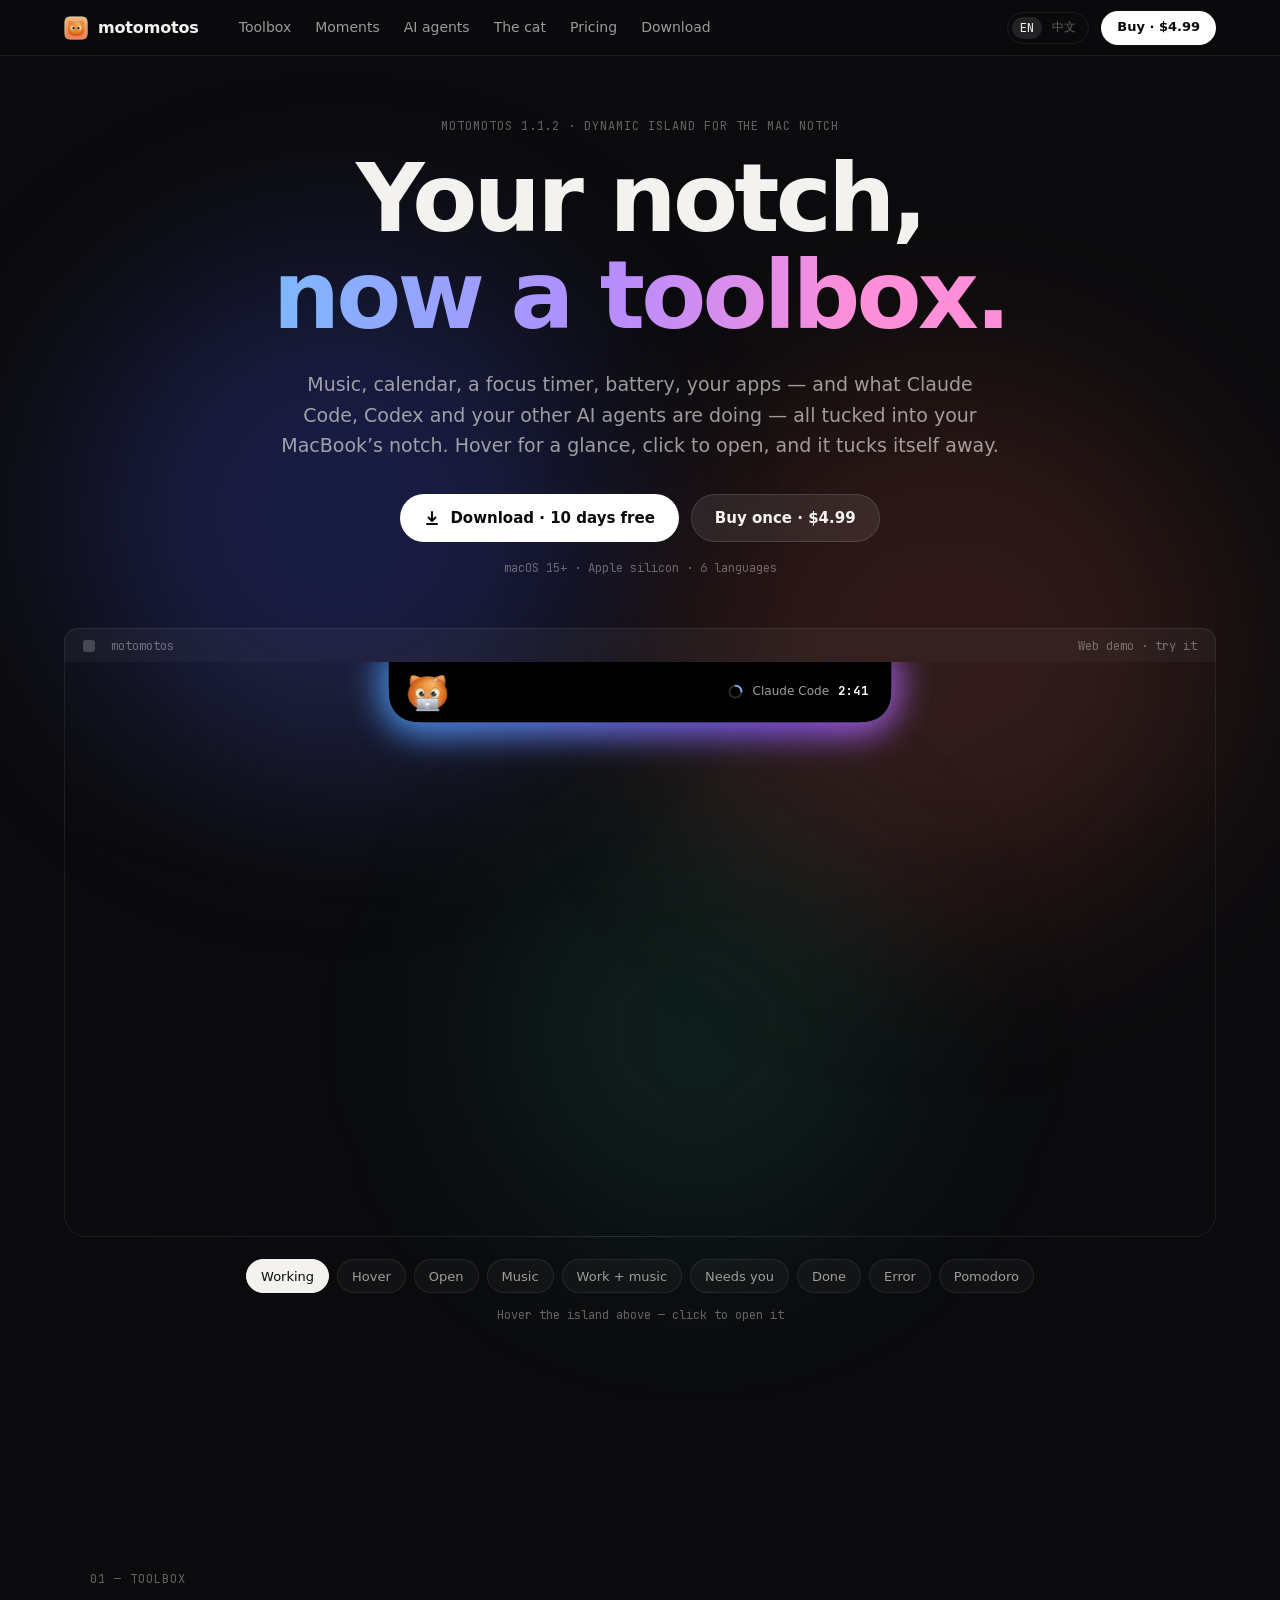
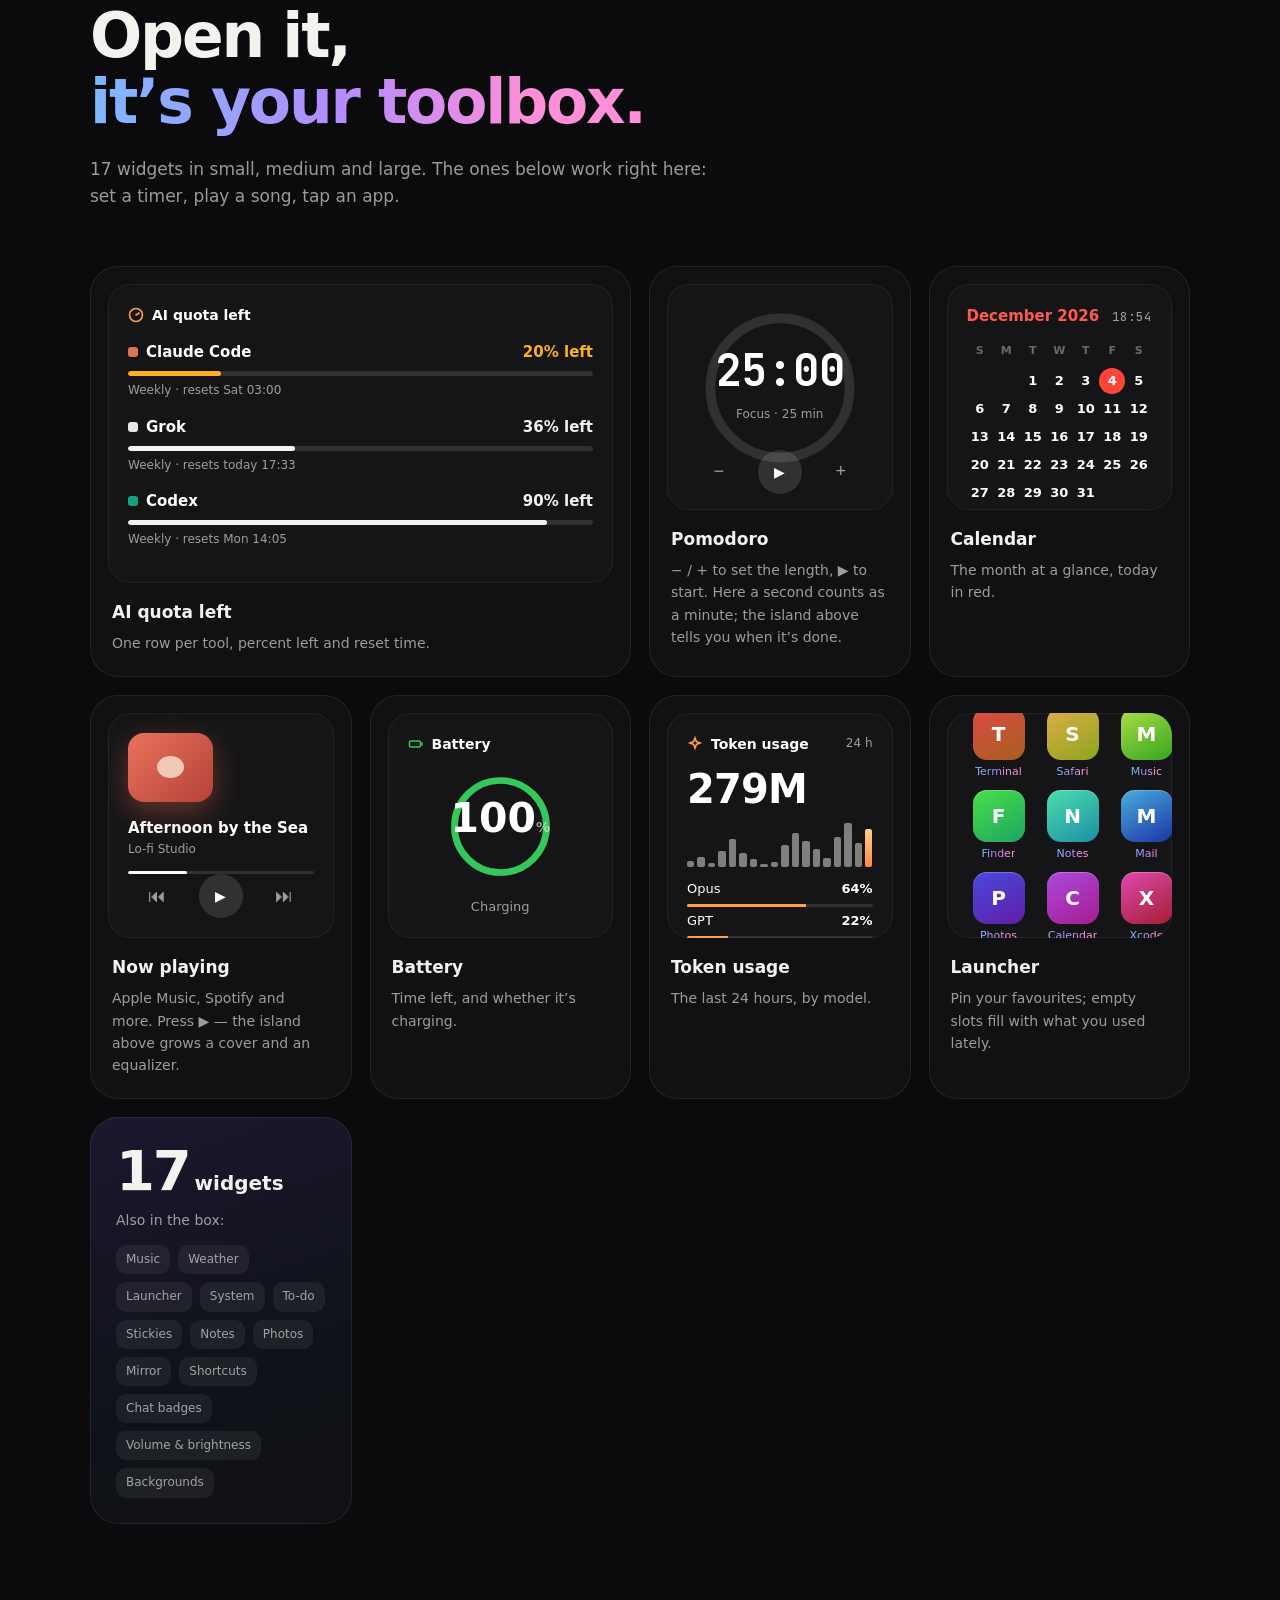
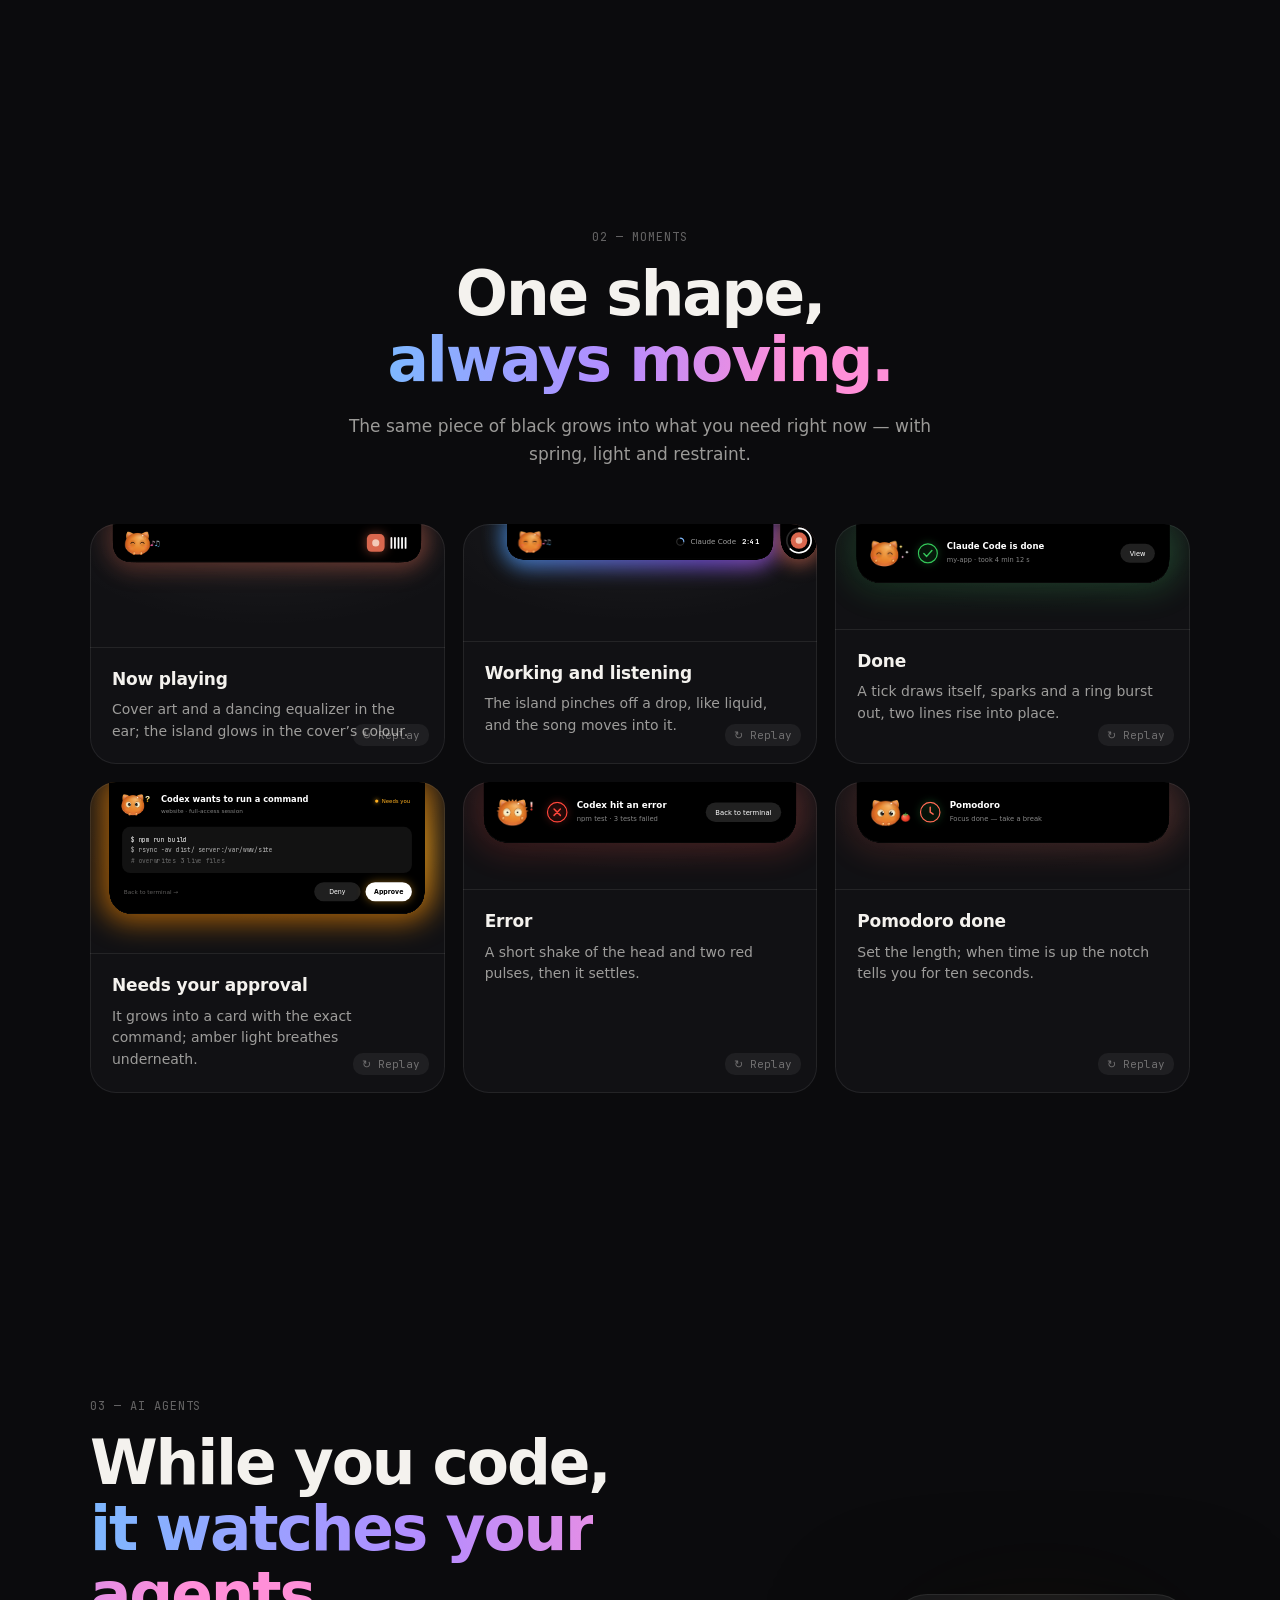
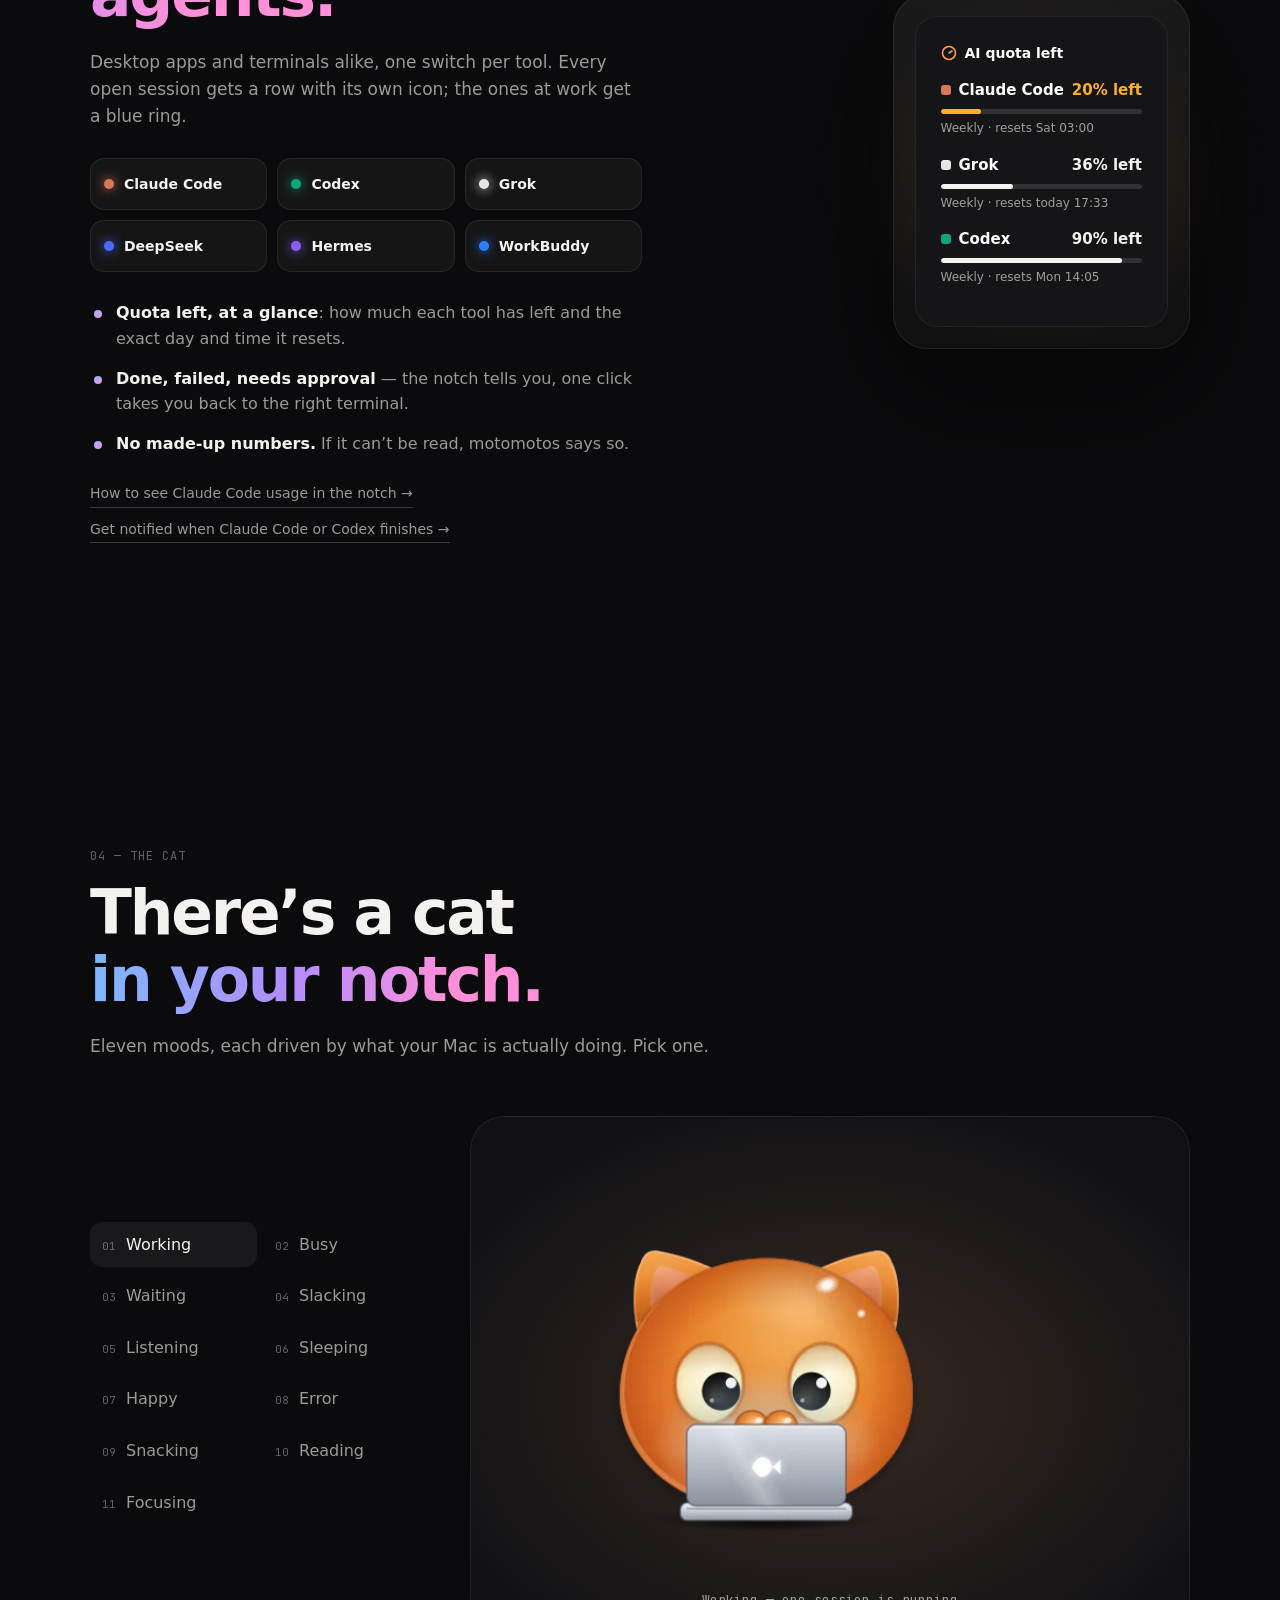
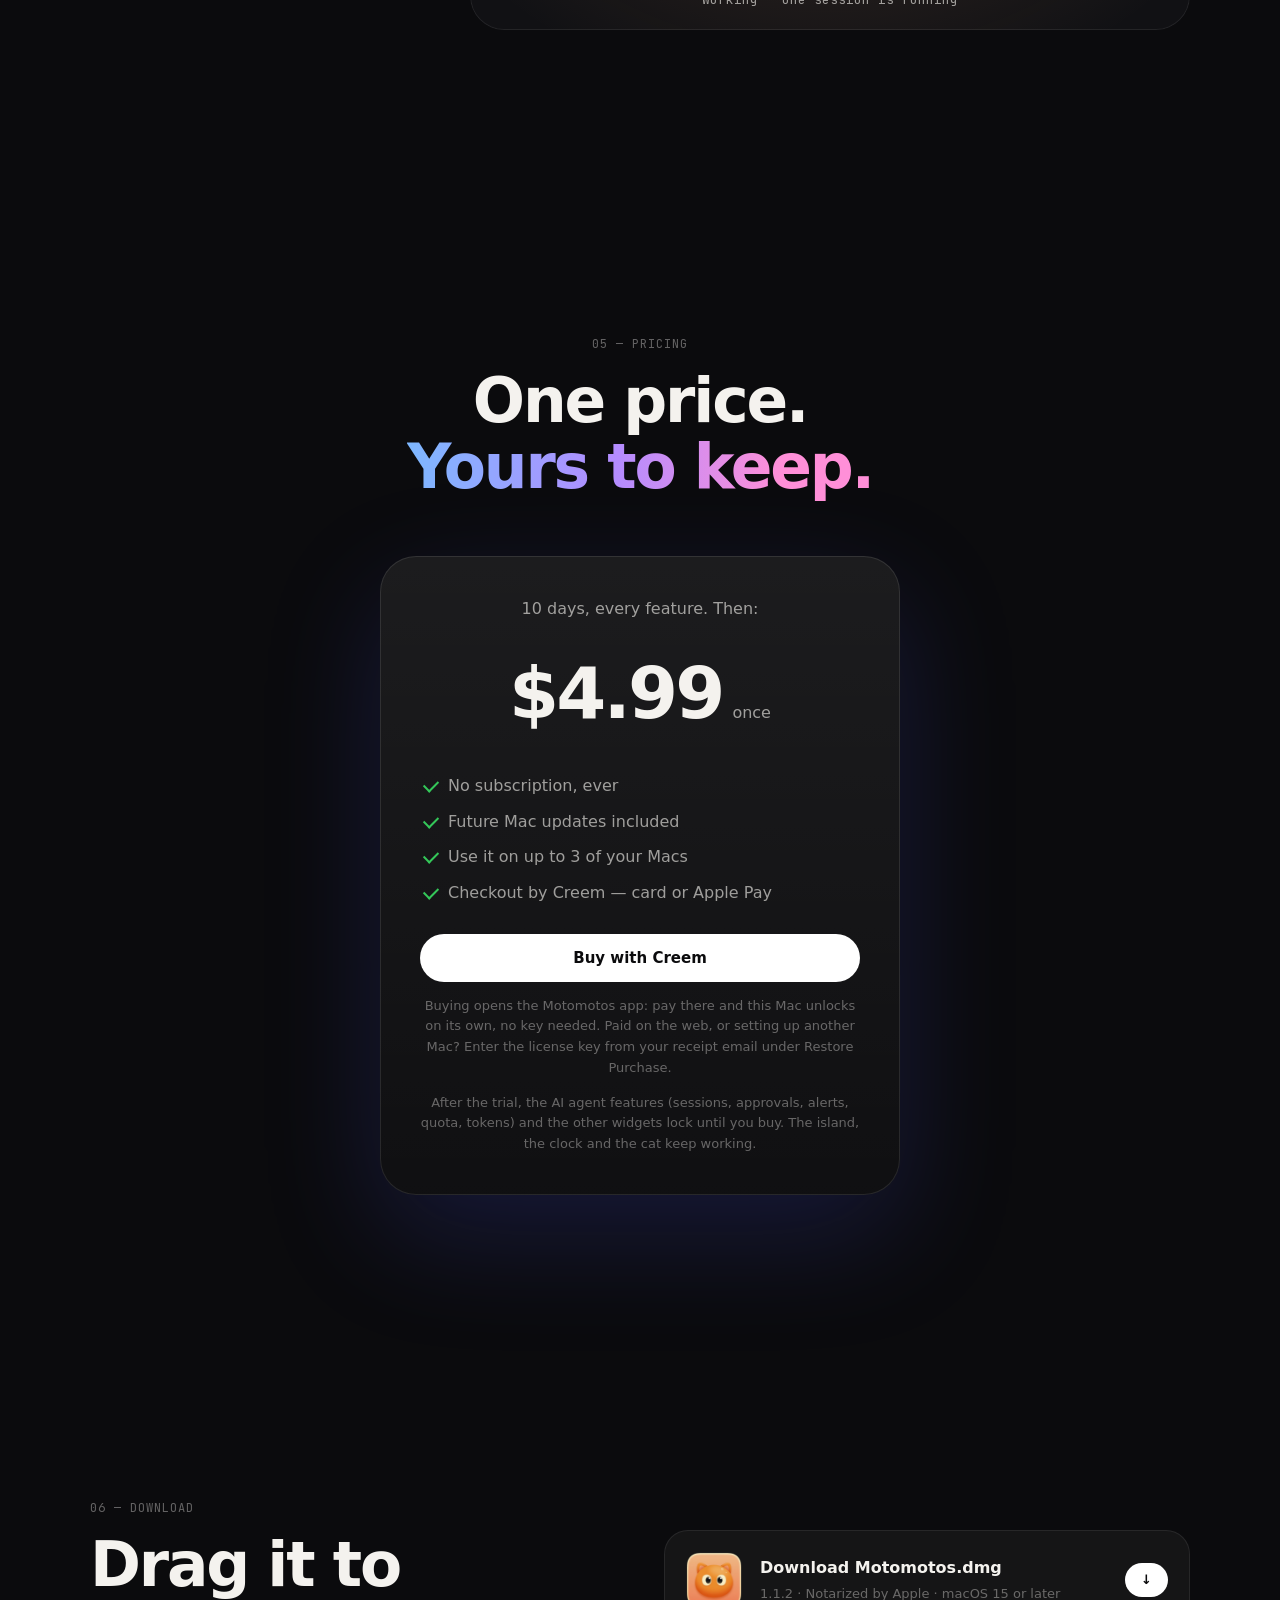
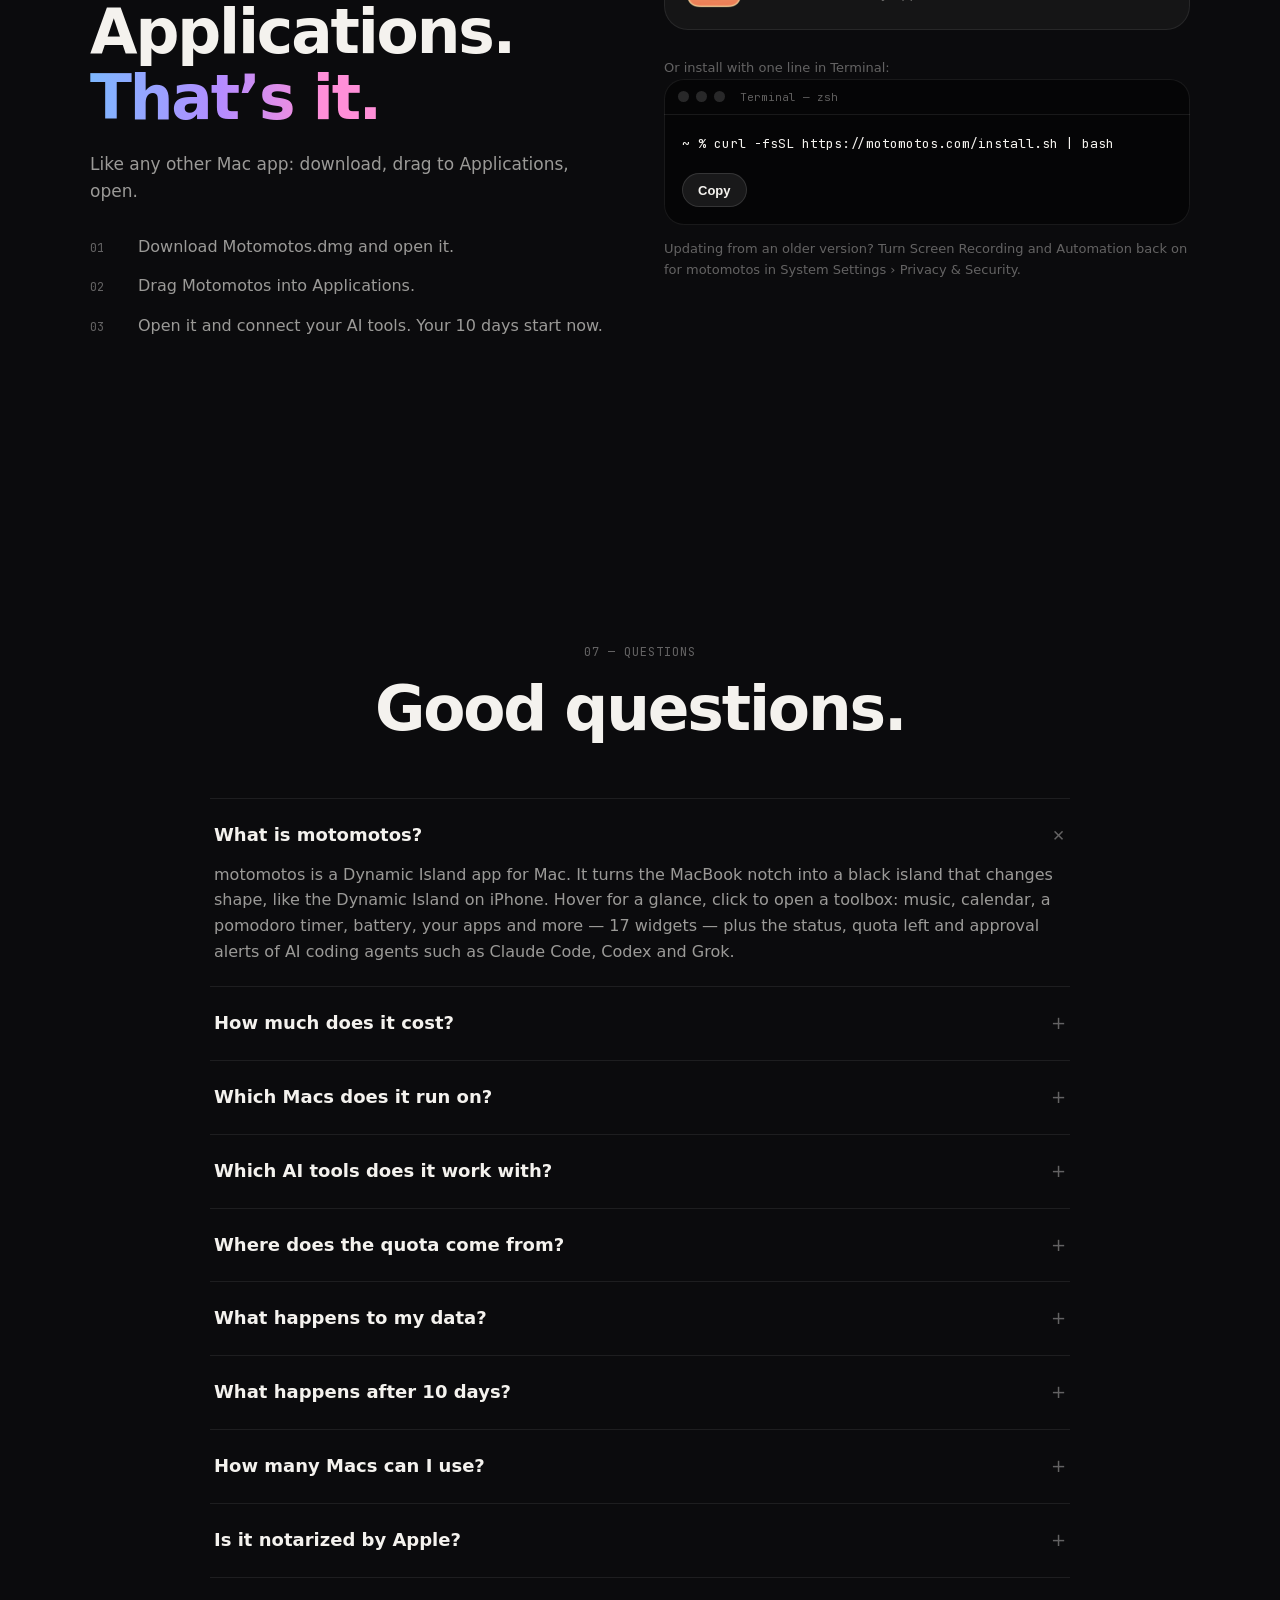
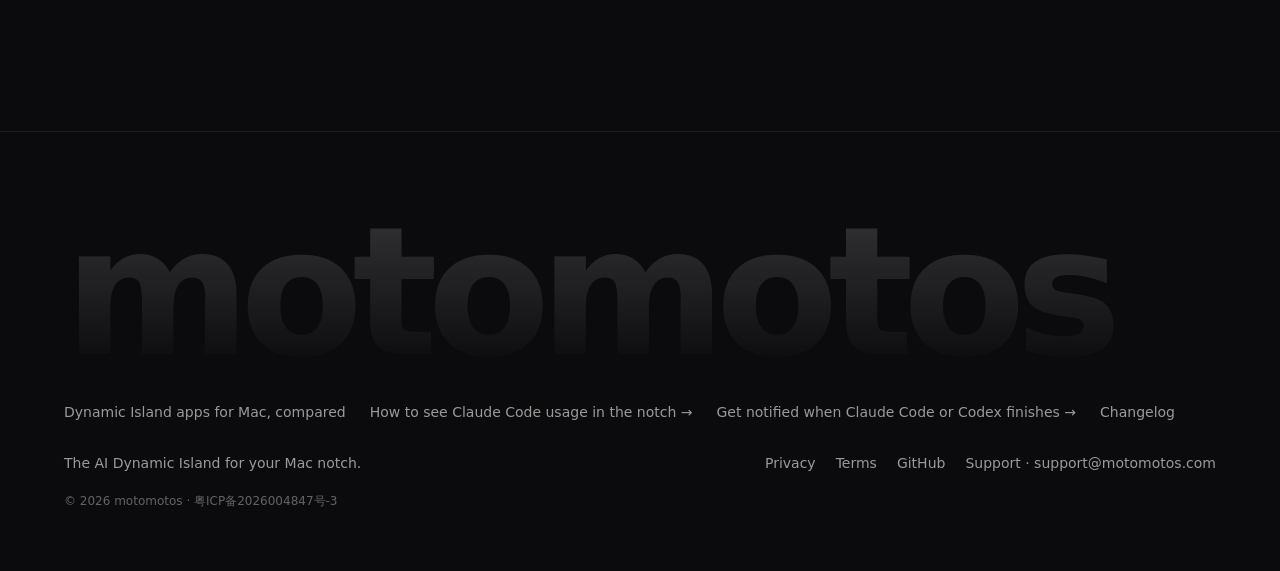
<file: index.html>
<!doctype html>
<html lang="en">
<head>
<meta charset="utf-8">
<meta name="viewport" content="width=device-width, initial-scale=1, viewport-fit=cover">
<title>motomotos — Dynamic Island for Mac, with Claude Code &amp; Codex usage in the notch</title>
<meta name="description" content="motomotos is a Dynamic Island app for Mac. It turns the MacBook notch into a Dynamic Island: what Claude Code, Codex, Grok and DeepSeek are doing, how much quota is left, when a task is done or needs your approval — plus music, a pomodoro timer, calendar and a cat. 10 days free, then $4.99 once.">
<link rel="canonical" href="https://motomotos.com/">
<meta property="og:type" content="website">
<meta property="og:site_name" content="motomotos">
<meta property="og:title" content="motomotos — Dynamic Island for Mac, with Claude Code &amp; Codex usage in the notch">
<meta property="og:description" content="motomotos is a Dynamic Island app for Mac. It turns the MacBook notch into a Dynamic Island: what Claude Code, Codex, Grok and DeepSeek are doing, how much quota is left, when a task is done or needs your approval — plus music, a pomodoro timer, calendar and a cat. 10 days free, then $4.99 once.">
<meta property="og:url" content="https://motomotos.com/">
<meta property="og:image" content="https://motomotos.com/assets/film/poster.jpg">
<meta property="og:image:width" content="1920">
<meta property="og:image:height" content="1080">
<meta property="og:locale" content="en_US">
<meta name="twitter:card" content="summary_large_image">
<meta name="twitter:title" content="motomotos — Dynamic Island for Mac, with Claude Code &amp; Codex usage in the notch">
<meta name="twitter:description" content="motomotos is a Dynamic Island app for Mac. It turns the MacBook notch into a Dynamic Island: what Claude Code, Codex, Grok and DeepSeek are doing, how much quota is left, when a task is done or needs your approval — plus music, a pomodoro timer, calendar and a cat. 10 days free, then $4.99 once.">
<meta name="twitter:image" content="https://motomotos.com/assets/film/poster.jpg">
<meta name="keywords" content="Dynamic Island for Mac, MacBook notch app, notch app, Claude Code usage, Codex usage, AI agent alerts, Mac menu bar app, pomodoro">
<script type="application/ld+json">{"@context":"https://schema.org","@graph":[{"@type":"Organization","@id":"https://motomotos.com/#org","name":"motomotos","url":"https://motomotos.com/","logo":"https://motomotos.com/assets/icon-256.png","email":"support@motomotos.com","sameAs":["https://github.com/ygalex0927-eng/motomotos-releases"]},{"@type":"WebSite","@id":"https://motomotos.com/#site","url":"https://motomotos.com/","name":"motomotos","publisher":{"@id":"https://motomotos.com/#org"},"inLanguage":"en"},{"@type":"SoftwareApplication","@id":"https://motomotos.com/#app","name":"motomotos","description":"motomotos is a Dynamic Island app for Mac. It turns the MacBook notch into a Dynamic Island: what Claude Code, Codex, Grok and DeepSeek are doing, how much quota is left, when a task is done or needs your approval — plus music, a pomodoro timer, calendar and a cat. 10 days free, then $4.99 once.","url":"https://motomotos.com/","image":"https://motomotos.com/assets/film/poster.jpg","applicationCategory":"UtilitiesApplication","applicationSubCategory":"Dynamic Island for Mac","operatingSystem":"macOS 15 or later","softwareVersion":"1.1.2","dateModified":"2026-11-20","downloadUrl":"https://motomotos.com/downloads/Motomotos.dmg","installUrl":"https://motomotos.com/downloads/Motomotos.dmg","inLanguage":["en","zh-Hans","zh-Hant","ja","ko","de"],"featureList":["Dynamic Island for the MacBook notch; also works on Macs without a notch","Claude Code, Codex and Grok usage limits with reset times","Alerts when AI agents finish, fail or need approval: Claude Code, Codex, Grok, DeepSeek Harness, Hermes, WorkBuddy","Alerts from any tool with the motomotos notify command","17 widgets: music, calendar, pomodoro, battery, launcher, weather, to-do, notes and more","Custom island background: picture, GIF or video","A cat with 11 moods"],"offers":{"@type":"Offer","price":"4.99","priceCurrency":"USD","availability":"https://schema.org/InStock","url":"https://motomotos.com/#pricing"},"publisher":{"@id":"https://motomotos.com/#org"}},{"@type":"FAQPage","@id":"https://motomotos.com/#faq","mainEntity":[{"@type":"Question","name":"What is motomotos?","acceptedAnswer":{"@type":"Answer","text":"motomotos is a Dynamic Island app for Mac. It turns the MacBook notch into a black island that changes shape, like the Dynamic Island on iPhone. Hover for a glance, click to open a toolbox: music, calendar, a pomodoro timer, battery, your apps and more — 17 widgets — plus the status, quota left and approval alerts of AI coding agents such as Claude Code, Codex and Grok."}},{"@type":"Question","name":"How much does it cost?","acceptedAnswer":{"@type":"Answer","text":"10 days free with every feature. Then $4.99 once — no subscription, future Mac updates included, on up to three of your Macs."}},{"@type":"Question","name":"Which Macs does it run on?","acceptedAnswer":{"@type":"Answer","text":"Apple silicon Macs on macOS 15 or later. It looks best on a MacBook with a notch; with the lid closed on an external display, or on a Mac without a notch, the island sits at the top middle of the menu bar."}},{"@type":"Question","name":"Which AI tools does it work with?","acceptedAnswer":{"@type":"Answer","text":"Claude Code, Codex, Grok, DeepSeek Harness, Hermes and WorkBuddy — desktop apps and terminals, one switch each. For anything else, or a long build, the motomotos notify command lights the island too."}},{"@type":"Question","name":"Where does the quota come from?","acceptedAnswer":{"@type":"Answer","text":"Grok and Codex from their own records; Claude Code’s quota arrives once you have used claude in a terminal (the quota card has an “Open in Terminal” button). Unreadable means unreadable — never an estimate."}},{"@type":"Question","name":"What happens to my data?","acceptedAnswer":{"@type":"Answer","text":"motomotos runs on your Mac. It doesn’t scrape your keychain, collect credentials or upload your code or chats. The privacy policy has the details."}},{"@type":"Question","name":"What happens after 10 days?","acceptedAnswer":{"@type":"Answer","text":"The AI agent features (sessions, approvals, alerts, quota, tokens) and the other widgets lock until you buy. The island, the clock and the cat keep working."}},{"@type":"Question","name":"How many Macs can I use?","acceptedAnswer":{"@type":"Answer","text":"Up to three of your own Macs at once. On another Mac, open Restore Purchase in the app and enter the license key from your receipt email."}},{"@type":"Question","name":"Is it notarized by Apple?","acceptedAnswer":{"@type":"Answer","text":"Yes. Since 1.1.0, Motomotos.dmg from this site is signed with a Developer ID and notarized by Apple: open it, drag Motomotos into Applications, done — no “can’t be verified” warning."}}]}]}</script>
<meta name="theme-color" content="#0B0B0D">
<link rel="icon" href="/assets/favicon.png">
<link rel="apple-touch-icon" href="/assets/icon-256.png">
<link rel="stylesheet" href="/assets/fonts/jb.css">
<link rel="stylesheet" href="/css/v2.css?v=202611201500">
</head>
<body>
<div id="defs"></div>

<header class="bar">
  <a class="brand" href="#top"><img src="/assets/icon-256.png" alt="" width="24" height="24"><span>motomotos</span></a>
  <nav aria-label="Sections">
    <a href="#widgets" data-t="nav.widgets">Toolbox</a>
    <a href="#moments" data-t="nav.moments">Moments</a>
    <a href="#agents" data-t="nav.agents">AI agents</a>
    <a href="#cat" data-t="nav.cat">The cat</a>
    <a href="#pricing" data-t="nav.pricing">Pricing</a>
    <a href="#install" data-t="nav.install">Download</a>
  </nav>
  <div class="right">
    <button class="lang" id="lang" type="button" aria-label="Language"><span data-l="overseas" class="on">EN</span><span data-l="cn">中文</span></button>
    <a class="btn btn-primary btn-sm" id="buyPill" href="#pricing">Buy · $4.99</a>
  </div>
</header>

<main id="top">
  <section class="hero" style="padding:56px 0 0">
    <div class="blobs" aria-hidden="true"><i></i><i></i><i></i></div>
    <div class="hero-copy" style="padding-bottom:40px">
      <h1 class="eyebrow" data-t="hero.eyebrow">motomotos 1.1.2 · Dynamic Island for the Mac notch</h1>
      <p class="display" data-th="hero.h">Your notch,<br><em>now a toolbox.</em></p>
      <p class="lede" data-t="hero.p">Music, calendar, a focus timer, battery, your apps — and what Claude Code, Codex and your other AI agents are doing — all tucked into your MacBook’s notch. Hover for a glance, click to open, and it tucks itself away.</p>
      <div class="ctas">
        <a class="btn btn-primary" href="/downloads/Motomotos.dmg" data-dl><svg viewBox="0 0 16 16" aria-hidden="true"><path d="M8 2v9m0 0L4.5 7.5M8 11l3.5-3.5M3 14h10"/></svg><span data-t="hero.cta1">Download · 10 days free</span></a>
        <a class="btn btn-ghost" href="#pricing" id="heroBuy">Buy once · $4.99</a>
      </div>
      <p class="meta" data-t="hero.meta">macOS 15+ · Apple silicon · 6 languages</p>
    </div>
    <div class="screen">
      <div class="menu"><span class="apple"></span><span>motomotos</span><span class="tick" data-t="stage.menu">Web demo · try it</span></div>
      <div class="stagebox" id="heroBox"><div class="stage" id="heroStage"></div></div>
    </div>
    <div class="chips" id="chips"><button class="chip" type="button" data-s="working">Working</button><button class="chip" type="button" data-s="band">Hover</button><button class="chip" type="button" data-s="expanded">Open</button><button class="chip" type="button" data-s="music">Music</button><button class="chip" type="button" data-s="split">Work + music</button><button class="chip" type="button" data-s="waiting">Needs you</button><button class="chip" type="button" data-s="done">Done</button><button class="chip" type="button" data-s="error">Error</button><button class="chip" type="button" data-s="focus">Pomodoro</button></div>
    <p class="hint" data-t="hero.hint">Hover the island above — click to open it</p>
    <div style="height:96px"></div>
  </section>

  <section id="widgets">
    <div class="head">
      <p class="eyebrow reveal" data-t="wg.eyebrow">01 — Toolbox</p>
      <h2 class="h2 reveal" data-th="wg.h">Open it,<br><em>it’s your toolbox.</em></h2>
      <p class="sub reveal" data-t="wg.p">17 widgets in small, medium and large. The ones below work right here: set a timer, play a song, tap an app.</p>
    </div>
    <div class="wrap panel" id="panel"><div class="static"><h3>17 widgets</h3><ul><li><b>AI quota left</b> — One row per tool, percent left and reset time.</li><li><b>Pomodoro</b> — − / + to set the length, click to start, a nudge when it’s done.</li><li><b>Now playing</b> — Apple Music, Spotify and more. Press ▶ — the island above grows a cover and an equalizer.</li><li><b>Calendar</b> — The month at a glance, today in red.</li><li><b>Battery</b> — Time left, and whether it’s charging.</li><li><b>Token usage</b> — The last 24 hours, by model.</li><li><b>Launcher</b> — Pin your favourites; empty slots fill with what you used lately.</li><li>Also in the box: Music, Weather, Launcher, System, To-do, Stickies, Notes, Photos, Mirror, Shortcuts, Chat badges, Volume &amp; brightness, Backgrounds.</li></ul></div></div>
  </section>

  <section id="moments">
    <div class="head center">
      <p class="eyebrow reveal" data-t="mo.eyebrow">02 — Moments</p>
      <h2 class="h2 reveal" data-th="mo.h">One shape,<br><em>always moving.</em></h2>
      <p class="sub reveal" data-t="mo.p">The same piece of black grows into what you need right now — with spring, light and restraint.</p>
    </div>
    <div class="wrap moments" id="momentsGrid"><article class="moment reveal in" data-m="music"><div class="mtext"><h3>Now playing</h3><p>Cover art and a dancing equalizer in the ear; the island glows in the cover’s colour.</p></div></article><article class="moment reveal in" data-m="split"><div class="mtext"><h3>Working and listening</h3><p>The island pinches off a drop, like liquid, and the song moves into it.</p></div></article><article class="moment reveal in" data-m="done"><div class="mtext"><h3>Done</h3><p>A tick draws itself, sparks and a ring burst out, two lines rise into place.</p></div></article><article class="moment reveal in" data-m="waiting"><div class="mtext"><h3>Needs your approval</h3><p>It grows into a card with the exact command; amber light breathes underneath.</p></div></article><article class="moment reveal in" data-m="error"><div class="mtext"><h3>Error</h3><p>A short shake of the head and two red pulses, then it settles.</p></div></article><article class="moment reveal in" data-m="focus"><div class="mtext"><h3>Pomodoro done</h3><p>Set the length; when time is up the notch tells you for ten seconds.</p></div></article></div>
  </section>

  <section id="agents">
    <div class="wrap agents">
      <div>
        <p class="eyebrow reveal" data-t="ag.eyebrow">03 — AI agents</p>
        <h2 class="h2 reveal" data-th="ag.h">While you code,<br><em>it watches your agents.</em></h2>
        <p class="sub reveal" data-t="ag.p">Desktop apps and terminals alike, one switch per tool. Every open session gets a row with its own icon; the ones at work get a blue ring.</p>
        <ul class="alist reveal">
          <li style="--c:#D97757"><i></i>Claude Code</li>
          <li style="--c:#10A37F"><i></i>Codex</li>
          <li style="--c:#E6E6E6"><i></i>Grok</li>
          <li style="--c:#4D6BFE"><i></i>DeepSeek</li>
          <li style="--c:#8B5CF6"><i></i>Hermes</li>
          <li style="--c:#2B7FFF"><i></i>WorkBuddy</li>
        </ul>
        <ul class="points reveal"><li data-th="ag.b1"><b>Quota left, at a glance</b>: how much each tool has left and the exact day and time it resets.</li><li data-th="ag.b2"><b>Done, failed, needs approval</b> — the notch tells you, one click takes you back to the right terminal.</li><li data-th="ag.b3"><b>No made-up numbers.</b> If it can’t be read, motomotos says so.</li></ul>
        <p class="agent-links reveal"><a href="/guides/claude-code-usage-in-notch/" data-t="ag.link1">How to see Claude Code usage in the notch →</a><a href="/guides/ai-agent-alerts-in-notch/" data-t="ag.link2">Get notified when Claude Code or Codex finishes →</a></p>
      </div>
      <div class="cardshot quota-demo reveal"><div class="halo"></div><div id="quotaDemo"></div></div>
    </div>
  </section>

  <section id="cat">
    <div class="head">
      <p class="eyebrow reveal" data-t="cat.eyebrow">04 — The cat</p>
      <h2 class="h2 reveal" data-th="cat.h">There’s a cat<br><em>in your notch.</em></h2>
      <p class="sub reveal" data-t="cat.p">Eleven moods, each driven by what your Mac is actually doing. Pick one.</p>
    </div>
    <div class="wrap cat">
      <ul class="moods" id="moods"><li data-m="working" class="on"><span class="n">01</span><span>Working</span></li><li data-m="busy"><span class="n">02</span><span>Busy</span></li><li data-m="waiting"><span class="n">03</span><span>Waiting</span></li><li data-m="fishing"><span class="n">04</span><span>Slacking</span></li><li data-m="music"><span class="n">05</span><span>Listening</span></li><li data-m="sleeping"><span class="n">06</span><span>Sleeping</span></li><li data-m="happy"><span class="n">07</span><span>Happy</span></li><li data-m="error"><span class="n">08</span><span>Error</span></li><li data-m="eating"><span class="n">09</span><span>Snacking</span></li><li data-m="message"><span class="n">10</span><span>Reading</span></li><li data-m="focusing"><span class="n">11</span><span>Focusing</span></li></ul>
      <div class="catstage reveal"><img id="catBig" src="/assets/v2/cat/working.webp" alt="Working"><p id="catCaption">Working — one session is running</p></div>
    </div>
  </section>

  <section id="pricing">
    <div class="head center">
      <p class="eyebrow reveal" data-t="price.eyebrow">05 — Pricing</p>
      <h2 class="h2 reveal" data-th="price.h">One price.<br><em>Yours to keep.</em></h2>
    </div>
    <div class="price reveal">
      <p class="trial" data-t="price.trial">10 days, every feature. Then:</p>
      <p class="amount"><span class="num" id="priceNum">$4.99</span><span class="unit" data-t="price.unit">once</span></p>
      <ul class="checks"><li data-t="price.b1">No subscription, ever</li><li data-t="price.b2">Future Mac updates included</li><li data-t="price.b3">Use it on up to 3 of your Macs</li><li data-t="price.b4">Checkout by Creem — card or Apple Pay</li></ul>
      <a class="btn btn-primary wide" id="buyBtn" href="https://www.creem.io/payment/prod_zA7FU0N4xT94P9fGuDpF" target="_blank" rel="noopener">Buy with Creem</a>
      <p class="fine" data-t="price.note">Buying opens the Motomotos app: pay there and this Mac unlocks on its own, no key needed. Paid on the web, or setting up another Mac? Enter the license key from your receipt email under Restore Purchase.</p>
      <p class="fine" data-t="price.after">After the trial, the AI agent features (sessions, approvals, alerts, quota, tokens) and the other widgets lock until you buy. The island, the clock and the cat keep working.</p>
    </div>
  </section>

  <section id="install">
    <div class="wrap install">
      <div>
        <p class="eyebrow reveal" data-t="in.eyebrow">06 — Download</p>
        <h2 class="h2 reveal" data-th="in.h">Drag it to Applications.<br><em>That’s it.</em></h2>
        <p class="sub reveal" data-t="in.p">Like any other Mac app: download, drag to Applications, open.</p>
        <ol class="steps reveal"><li data-t="in.s1">Download Motomotos.dmg and open it.</li><li data-t="in.s2">Drag Motomotos into Applications.</li><li data-t="in.s3">Open it and connect your AI tools. Your 10 days start now.</li></ol>
      </div>
      <div class="reveal">
        <a class="dl" href="/downloads/Motomotos.dmg" data-dl>
          <img src="/assets/icon-256.png" alt="" width="56" height="56">
          <div class="t"><b data-t="in.dl">Download Motomotos.dmg</b><span data-t="in.dlmeta">1.1.2 · Notarized by Apple · macOS 15 or later</span></div>
          <span class="btn btn-primary btn-sm" aria-hidden="true">↓</span>
        </a>
        <p class="fine" data-t="in.alt" style="margin-top:28px">Or install with one line in Terminal:</p>
        <div class="term">
          <div class="tb"><i></i><i></i><i></i><span>Terminal — zsh</span></div>
          <pre id="cmd">~ % curl -fsSL https://motomotos.com/install.sh | bash</pre>
          <button class="btn btn-ghost btn-sm copy" id="copyBtn" type="button" data-t="in.copy">Copy</button>
        </div>
        <p class="fine" data-t="in.up">Updating from an older version? Turn Screen Recording and Automation back on for motomotos in System Settings › Privacy &amp; Security.</p>
      </div>
    </div>
  </section>

  <section id="faq">
    <div class="head center"><p class="eyebrow reveal" data-t="faq.eyebrow">07 — Questions</p><h2 class="h2 reveal" data-t="faq.h">Good questions.</h2></div>
    <div class="qa" id="qa"><details open><summary>What is motomotos?</summary><p>motomotos is a Dynamic Island app for Mac. It turns the MacBook notch into a black island that changes shape, like the Dynamic Island on iPhone. Hover for a glance, click to open a toolbox: music, calendar, a pomodoro timer, battery, your apps and more — 17 widgets — plus the status, quota left and approval alerts of AI coding agents such as Claude Code, Codex and Grok.</p></details><details><summary>How much does it cost?</summary><p>10 days free with every feature. Then $4.99 once — no subscription, future Mac updates included, on up to three of your Macs.</p></details><details><summary>Which Macs does it run on?</summary><p>Apple silicon Macs on macOS 15 or later. It looks best on a MacBook with a notch; with the lid closed on an external display, or on a Mac without a notch, the island sits at the top middle of the menu bar.</p></details><details><summary>Which AI tools does it work with?</summary><p>Claude Code, Codex, Grok, DeepSeek Harness, Hermes and WorkBuddy — desktop apps and terminals, one switch each. For anything else, or a long build, the motomotos notify command lights the island too.</p></details><details><summary>Where does the quota come from?</summary><p>Grok and Codex from their own records; Claude Code’s quota arrives once you have used claude in a terminal (the quota card has an “Open in Terminal” button). Unreadable means unreadable — never an estimate.</p></details><details><summary>What happens to my data?</summary><p>motomotos runs on your Mac. It doesn’t scrape your keychain, collect credentials or upload your code or chats. The privacy policy has the details.</p></details><details><summary>What happens after 10 days?</summary><p>The AI agent features (sessions, approvals, alerts, quota, tokens) and the other widgets lock until you buy. The island, the clock and the cat keep working.</p></details><details><summary>How many Macs can I use?</summary><p>Up to three of your own Macs at once. On another Mac, open Restore Purchase in the app and enter the license key from your receipt email.</p></details><details><summary>Is it notarized by Apple?</summary><p>Yes. Since 1.1.0, Motomotos.dmg from this site is signed with a Developer ID and notarized by Apple: open it, drag Motomotos into Applications, done — no “can’t be verified” warning.</p></details></div>
  </section>
</main>

<footer>
  <div class="wm">motomotos</div>
  <nav class="more" aria-label="Guides">
    <a href="/compare/" data-t="foot.compare">Dynamic Island apps for Mac, compared</a>
    <a href="/guides/claude-code-usage-in-notch/" data-t="ag.link1">How to see Claude Code usage in the notch →</a>
    <a href="/guides/ai-agent-alerts-in-notch/" data-t="ag.link2">Get notified when Claude Code or Codex finishes →</a>
    <a href="/changelog/" data-t="foot.changelog">Changelog</a>
  </nav>
  <div class="row">
    <p style="margin:0" data-t="foot.tag">The AI Dynamic Island for your Mac notch.</p>
    <nav>
      <a href="/privacy.html" data-t="foot.privacy">Privacy</a>
      <a href="/terms.html" data-t="foot.terms">Terms</a>
      <a href="https://github.com/ygalex0927-eng/motomotos-releases" target="_blank" rel="noopener" data-t="foot.github">GitHub</a>
      <a href="mailto:support@motomotos.com"><span data-t="foot.support">Support</span> · support@motomotos.com</a>
    </nav>
  </div>
  <p class="legal"><span>© 2026 motomotos</span> · <span data-th="foot.beian"><a href="https://beian.miit.gov.cn/" target="_blank" rel="noopener">粤ICP备2026004847号-3</a></span></p>
</footer>

<script type="module" src="/js/v2.js?v=202611201500"></script>
</body>
</html>
</file>
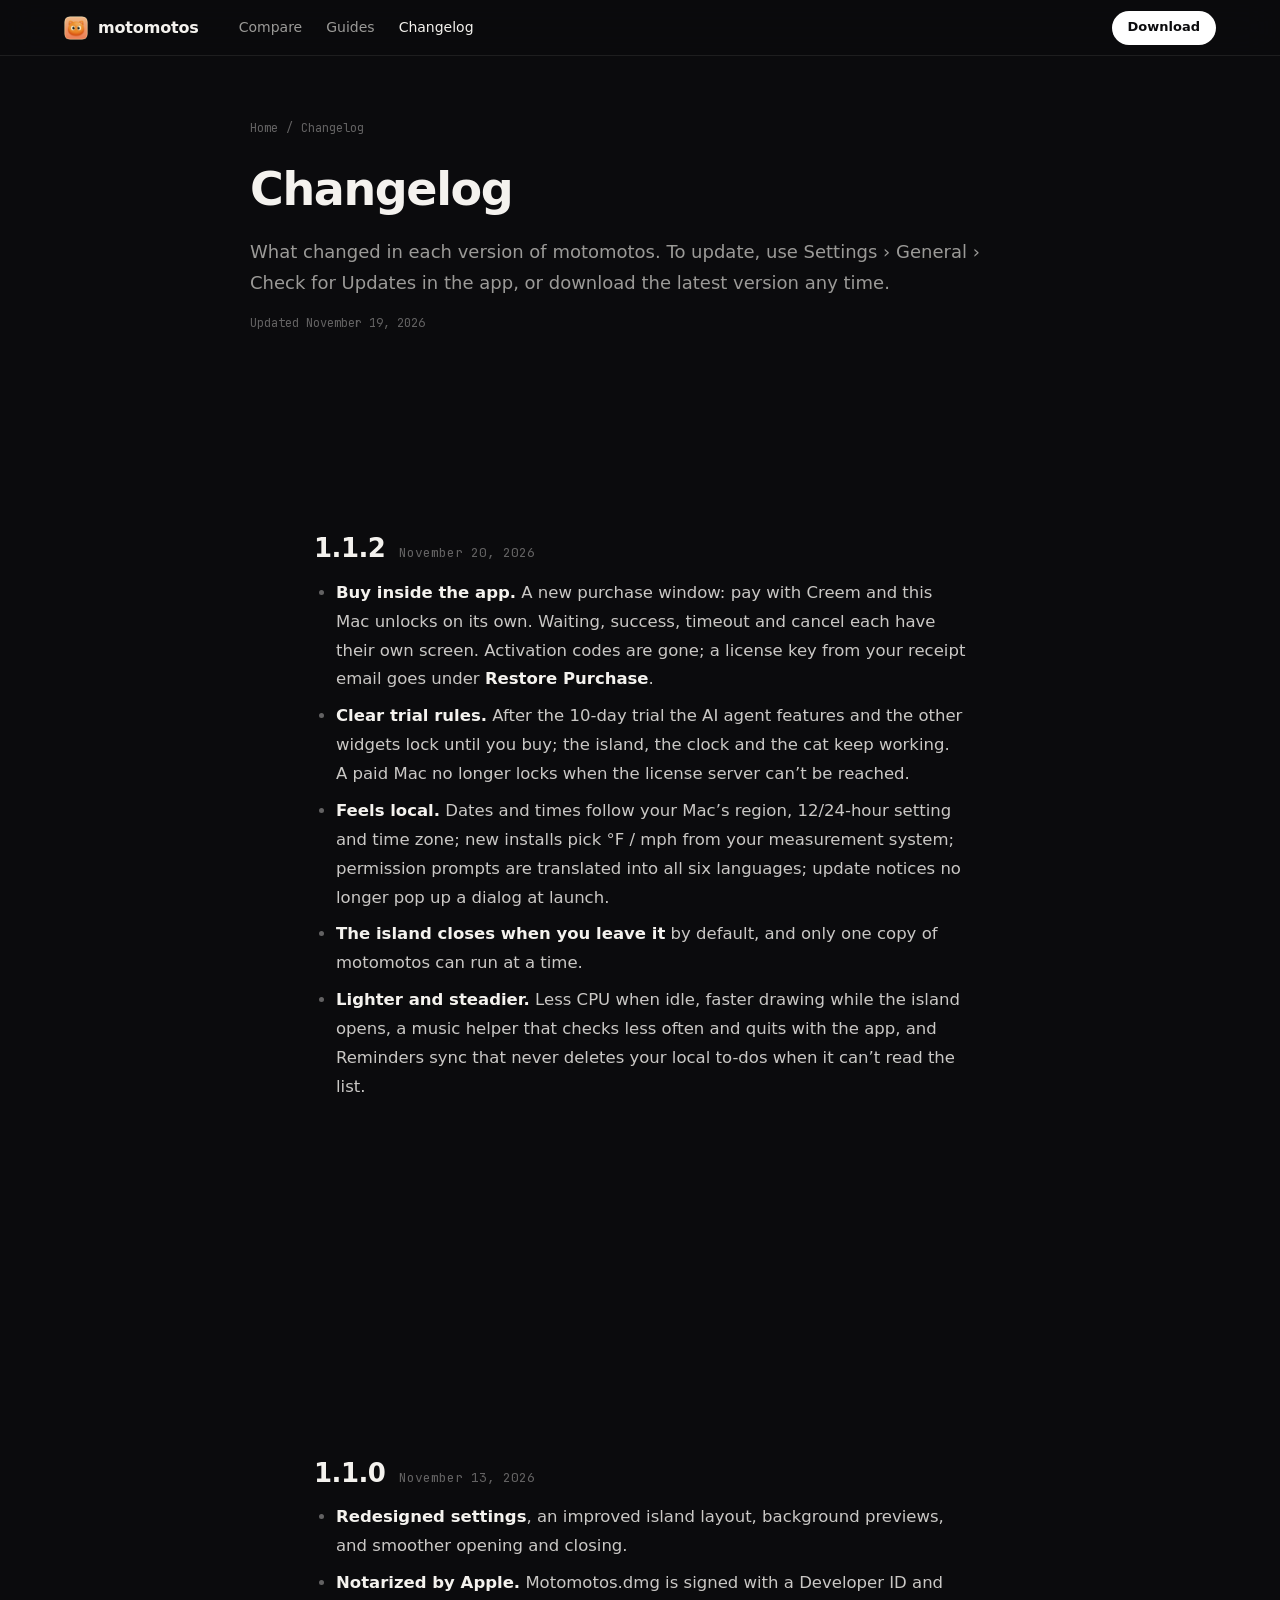
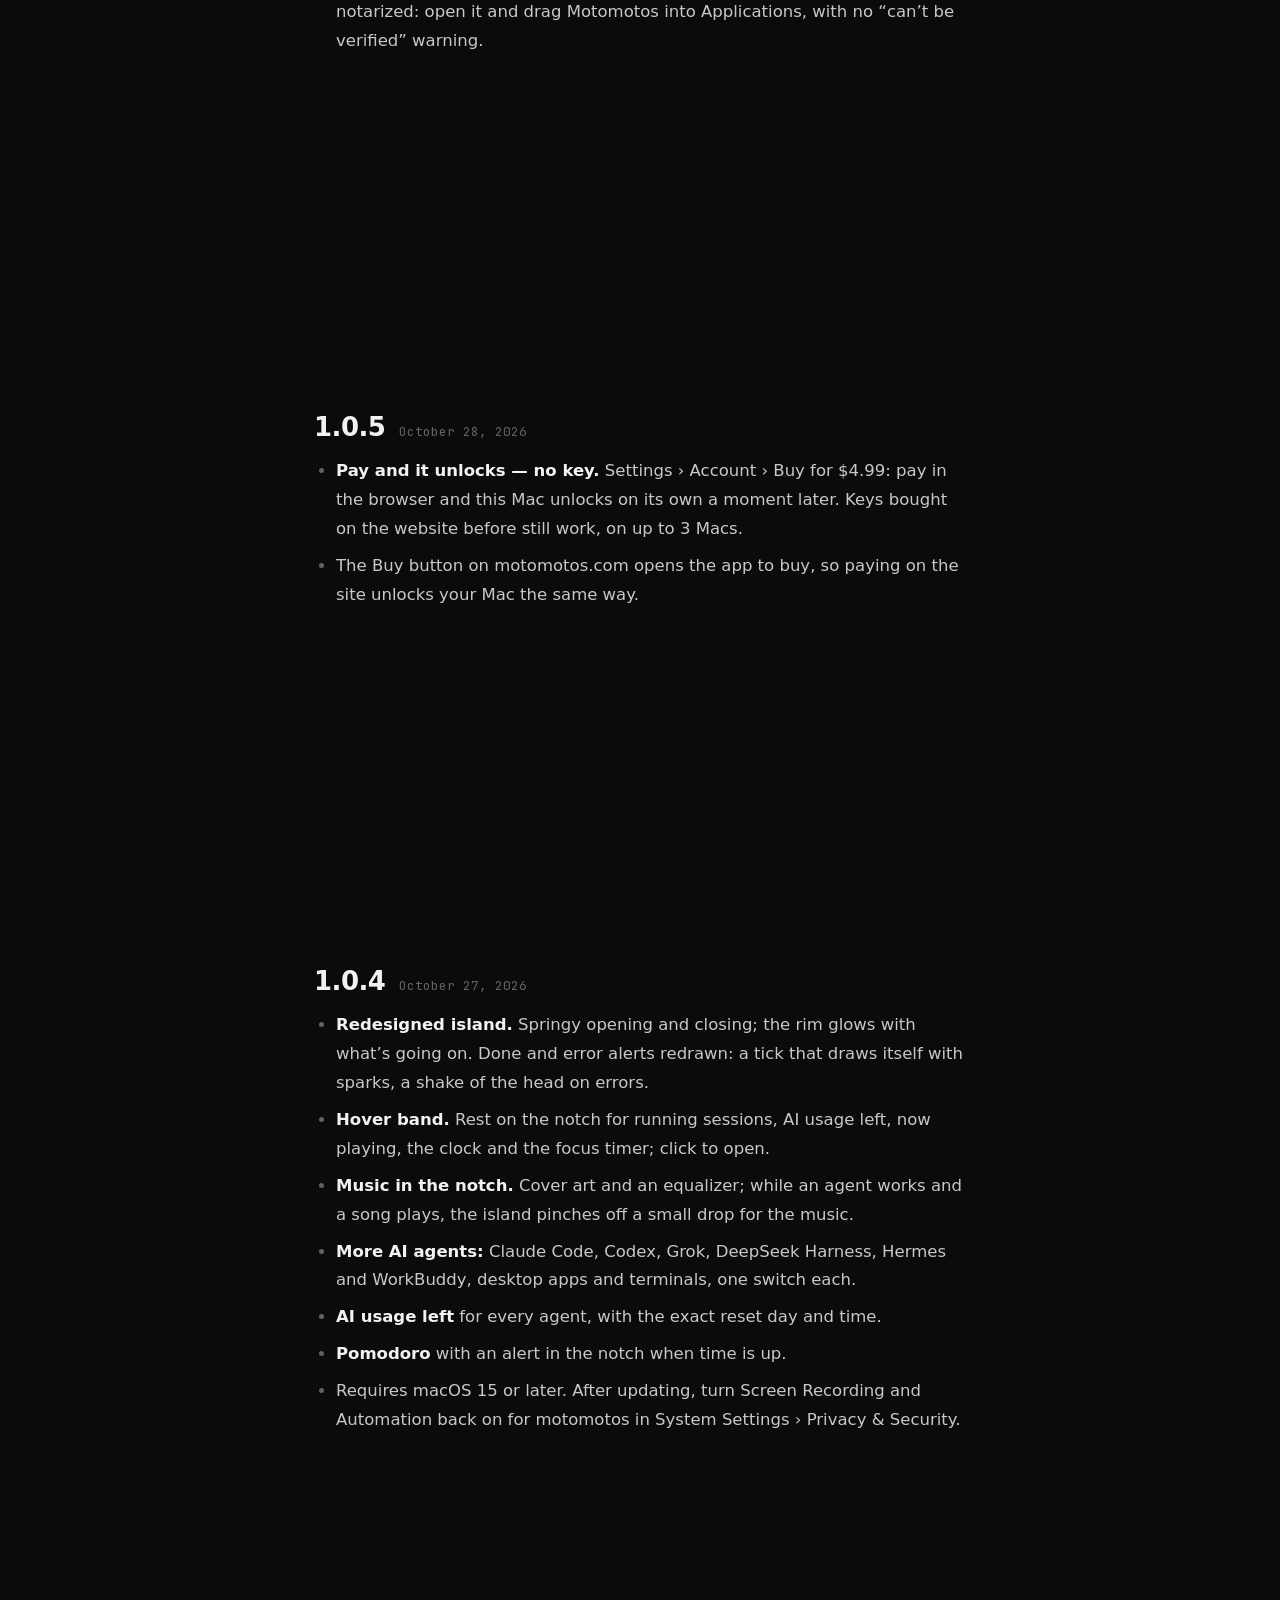
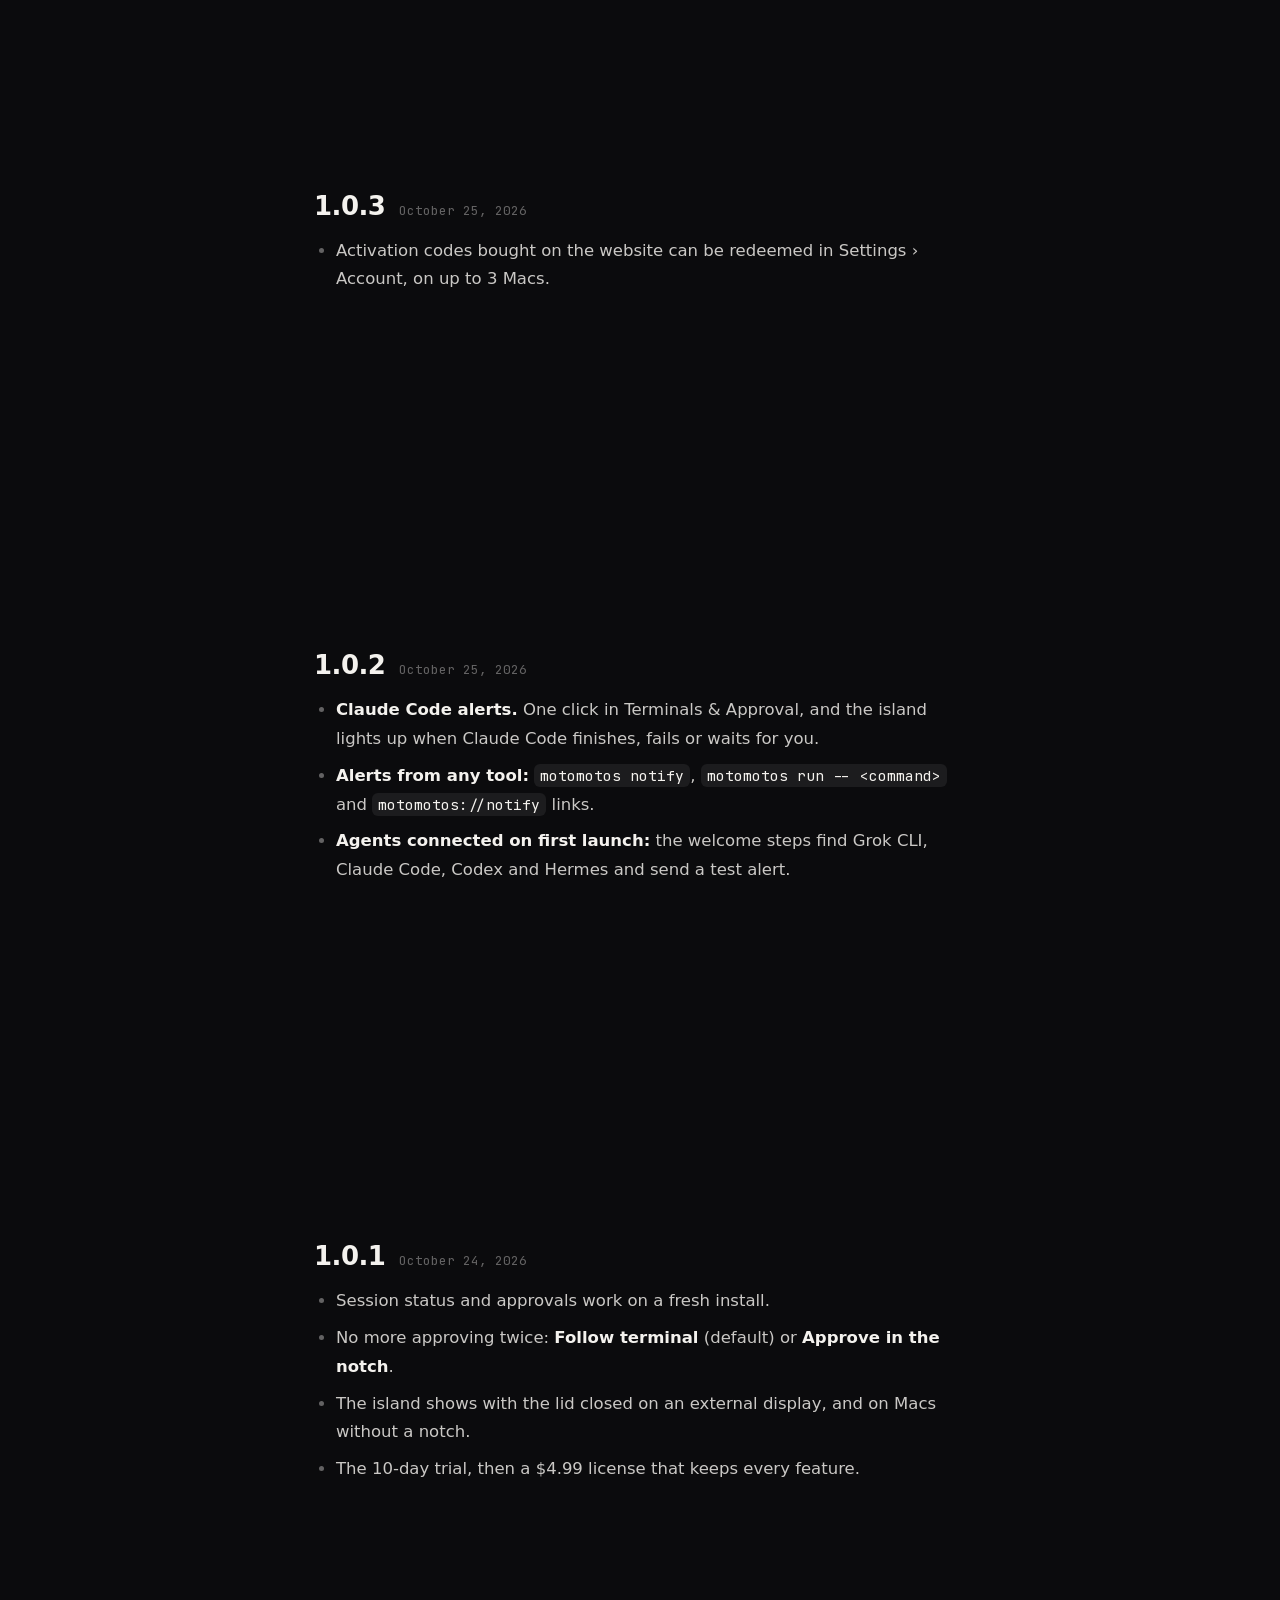
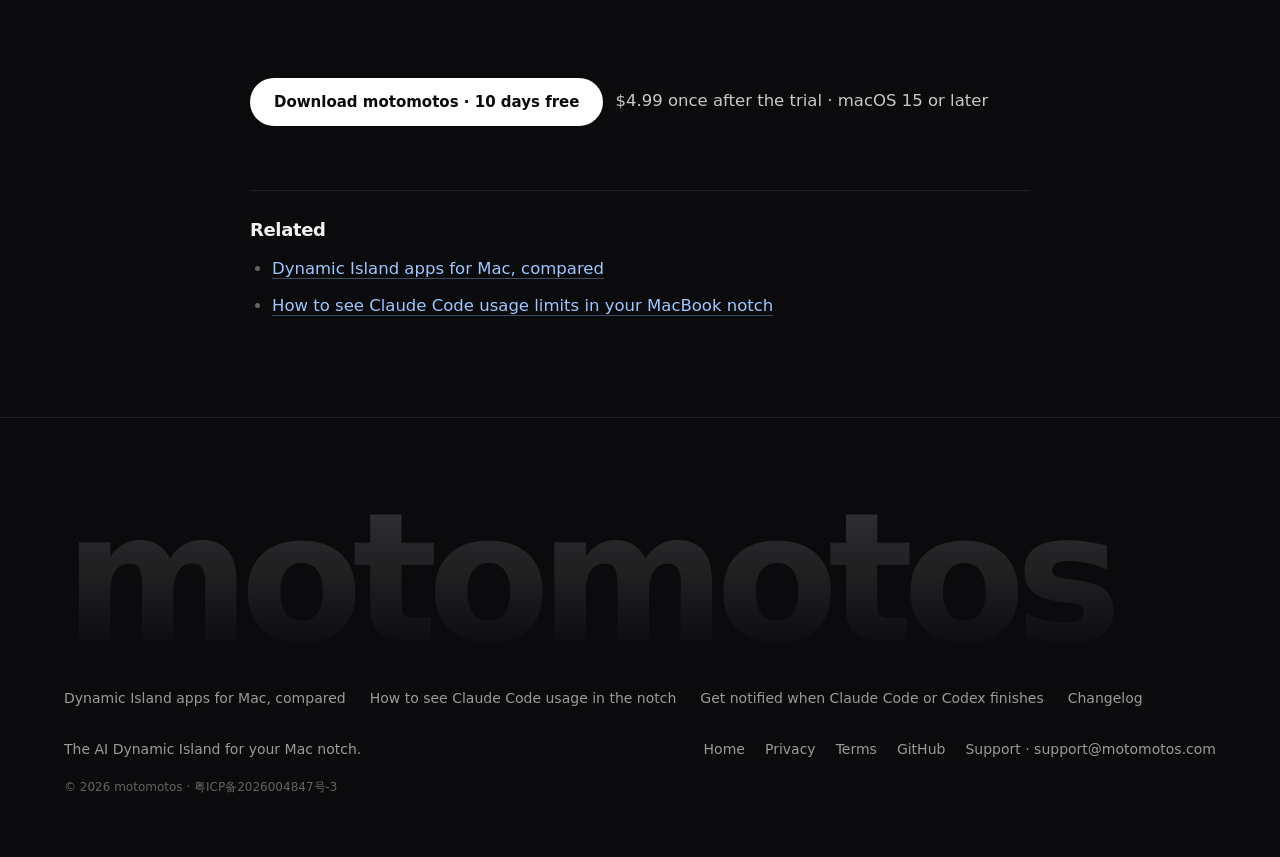
<file: changelog/index.html>
<!doctype html>
<html lang="en">
<head>
<meta charset="utf-8">
<meta name="viewport" content="width=device-width, initial-scale=1, viewport-fit=cover">
<title>motomotos changelog — what’s new in the Dynamic Island for Mac</title>
<meta name="description" content="Release notes for motomotos, the Dynamic Island app for the Mac notch. Latest: 1.1.2 (November 20, 2026): buying inside the app, clearer trial rules, local date and time formats, and fixes.">
<link rel="canonical" href="https://motomotos.com/changelog/">
<meta property="og:type" content="website">
<meta property="og:site_name" content="motomotos">
<meta property="og:title" content="motomotos changelog — what’s new in the Dynamic Island for Mac">
<meta property="og:description" content="Release notes for motomotos, the Dynamic Island app for the Mac notch. Latest: 1.1.2 (November 20, 2026): buying inside the app, clearer trial rules, local date and time formats, and fixes.">
<meta property="og:url" content="https://motomotos.com/changelog/">
<meta property="og:image" content="https://motomotos.com/assets/film/poster.jpg">
<meta property="og:image:width" content="1920">
<meta property="og:image:height" content="1080">
<meta property="og:locale" content="en_US">
<meta name="twitter:card" content="summary_large_image">
<meta name="twitter:title" content="motomotos changelog — what’s new in the Dynamic Island for Mac">
<meta name="twitter:description" content="Release notes for motomotos, the Dynamic Island app for the Mac notch. Latest: 1.1.2 (November 20, 2026): buying inside the app, clearer trial rules, local date and time formats, and fixes.">
<meta name="twitter:image" content="https://motomotos.com/assets/film/poster.jpg">
<script type="application/ld+json">{"@context":"https://schema.org","@graph":[{"@type":"Organization","@id":"https://motomotos.com/#org","name":"motomotos","url":"https://motomotos.com/","logo":"https://motomotos.com/assets/icon-256.png","email":"support@motomotos.com","sameAs":["https://github.com/ygalex0927-eng/motomotos-releases"]},{"@type":"WebPage","@id":"https://motomotos.com/changelog/#page","url":"https://motomotos.com/changelog/","name":"motomotos changelog — what’s new in the Dynamic Island for Mac","description":"Release notes for motomotos, the Dynamic Island app for the Mac notch. Latest: 1.1.2 (November 20, 2026): buying inside the app, clearer trial rules, local date and time formats, and fixes.","dateModified":"2026-11-19","inLanguage":"en","isPartOf":{"@id":"https://motomotos.com/#site"},"about":{"@id":"https://motomotos.com/#app"}},{"@type":"BreadcrumbList","itemListElement":[{"@type":"ListItem","position":1,"name":"Home","item":"https://motomotos.com/"},{"@type":"ListItem","position":2,"name":"Changelog","item":"https://motomotos.com/changelog/"}]}]}</script>
<meta name="theme-color" content="#0B0B0D">
<link rel="icon" href="/assets/favicon.png">
<link rel="apple-touch-icon" href="/assets/icon-256.png">
<link rel="stylesheet" href="/assets/fonts/jb.css">
<link rel="stylesheet" href="/css/v2.css?v=202611201500">
<link rel="stylesheet" href="/css/page.css?v=202611201500">
</head>
<body>
<header class="bar">
  <a class="brand" href="/"><img src="/assets/icon-256.png" alt="" width="24" height="24"><span>motomotos</span></a>
  <nav class="navlinks" aria-label="Site"><a href="/compare/">Compare</a><a href="/guides/claude-code-usage-in-notch/">Guides</a><a href="/changelog/" class="on" aria-current="page">Changelog</a></nav>
  <div class="right"><a class="btn btn-primary btn-sm" href="/downloads/Motomotos.dmg">Download</a></div>
</header>
<main class="doc">
<nav class="crumbs" aria-label="Breadcrumb"><a href="/">Home</a><span aria-hidden="true">/</span><span>Changelog</span></nav>
<article>
<h1>Changelog</h1>
<p class="lead">What changed in each version of motomotos. To update, use Settings › General › Check for Updates in the app, or download the latest version any time.</p>
<p class="updated">Updated <time datetime="2026-11-19">November 19, 2026</time></p>
<section class="release">
  <h2>1.1.2 <time datetime="2026-11-20">November 20, 2026</time></h2>
  <ul>
    <li><strong>Buy inside the app.</strong> A new purchase window: pay with Creem and this Mac unlocks on its own. Waiting, success, timeout and cancel each have their own screen. Activation codes are gone; a license key from your receipt email goes under <strong>Restore Purchase</strong>.</li>
    <li><strong>Clear trial rules.</strong> After the 10-day trial the AI agent features and the other widgets lock until you buy; the island, the clock and the cat keep working. A paid Mac no longer locks when the license server can’t be reached.</li>
    <li><strong>Feels local.</strong> Dates and times follow your Mac’s region, 12/24-hour setting and time zone; new installs pick °F / mph from your measurement system; permission prompts are translated into all six languages; update notices no longer pop up a dialog at launch.</li>
    <li><strong>The island closes when you leave it</strong> by default, and only one copy of motomotos can run at a time.</li>
    <li><strong>Lighter and steadier.</strong> Less CPU when idle, faster drawing while the island opens, a music helper that checks less often and quits with the app, and Reminders sync that never deletes your local to-dos when it can’t read the list.</li>
  </ul>
</section>
<section class="release">
  <h2>1.1.0 <time datetime="2026-11-13">November 13, 2026</time></h2>
  <ul>
    <li><strong>Redesigned settings</strong>, an improved island layout, background previews, and smoother opening and closing.</li>
    <li><strong>Notarized by Apple.</strong> Motomotos.dmg is signed with a Developer ID and notarized: open it and drag Motomotos into Applications, with no “can’t be verified” warning.</li>
  </ul>
</section>
<section class="release">
  <h2>1.0.5 <time datetime="2026-10-28">October 28, 2026</time></h2>
  <ul>
    <li><strong>Pay and it unlocks — no key.</strong> Settings › Account › Buy for $4.99: pay in the browser and this Mac unlocks on its own a moment later. Keys bought on the website before still work, on up to 3 Macs.</li>
    <li>The Buy button on motomotos.com opens the app to buy, so paying on the site unlocks your Mac the same way.</li>
  </ul>
</section>
<section class="release">
  <h2>1.0.4 <time datetime="2026-10-27">October 27, 2026</time></h2>
  <ul>
    <li><strong>Redesigned island.</strong> Springy opening and closing; the rim glows with what’s going on. Done and error alerts redrawn: a tick that draws itself with sparks, a shake of the head on errors.</li>
    <li><strong>Hover band.</strong> Rest on the notch for running sessions, AI usage left, now playing, the clock and the focus timer; click to open.</li>
    <li><strong>Music in the notch.</strong> Cover art and an equalizer; while an agent works and a song plays, the island pinches off a small drop for the music.</li>
    <li><strong>More AI agents:</strong> Claude Code, Codex, Grok, DeepSeek Harness, Hermes and WorkBuddy, desktop apps and terminals, one switch each.</li>
    <li><strong>AI usage left</strong> for every agent, with the exact reset day and time.</li>
    <li><strong>Pomodoro</strong> with an alert in the notch when time is up.</li>
    <li>Requires macOS 15 or later. After updating, turn Screen Recording and Automation back on for motomotos in System Settings › Privacy &amp; Security.</li>
  </ul>
</section>
<section class="release">
  <h2>1.0.3 <time datetime="2026-10-25">October 25, 2026</time></h2>
  <ul>
    <li>Activation codes bought on the website can be redeemed in Settings › Account, on up to 3 Macs.</li>
  </ul>
</section>
<section class="release">
  <h2>1.0.2 <time datetime="2026-10-25">October 25, 2026</time></h2>
  <ul>
    <li><strong>Claude Code alerts.</strong> One click in Terminals &amp; Approval, and the island lights up when Claude Code finishes, fails or waits for you.</li>
    <li><strong>Alerts from any tool:</strong> <code>motomotos notify</code>, <code>motomotos run -- &lt;command&gt;</code> and <code>motomotos://notify</code> links.</li>
    <li><strong>Agents connected on first launch:</strong> the welcome steps find Grok CLI, Claude Code, Codex and Hermes and send a test alert.</li>
  </ul>
</section>
<section class="release">
  <h2>1.0.1 <time datetime="2026-10-24">October 24, 2026</time></h2>
  <ul>
    <li>Session status and approvals work on a fresh install.</li>
    <li>No more approving twice: <strong>Follow terminal</strong> (default) or <strong>Approve in the notch</strong>.</li>
    <li>The island shows with the lid closed on an external display, and on Macs without a notch.</li>
    <li>The 10-day trial, then a $4.99 license that keeps every feature.</li>
  </ul>
</section>
<div class="cta"><a class="btn btn-primary" href="/downloads/Motomotos.dmg">Download motomotos · 10 days free</a><p class="fine">$4.99 once after the trial · macOS 15 or later</p></div>
</article>
<div class="rel"><h2>Related</h2><ul><li><a href="/compare/">Dynamic Island apps for Mac, compared</a></li><li><a href="/guides/claude-code-usage-in-notch/">How to see Claude Code usage limits in your MacBook notch</a></li></ul></div>
</main>
<footer>
  <div class="wm">motomotos</div>
  <nav class="more" aria-label="Guides">
    <a href="/compare/">Dynamic Island apps for Mac, compared</a>
    <a href="/guides/claude-code-usage-in-notch/">How to see Claude Code usage in the notch</a>
    <a href="/guides/ai-agent-alerts-in-notch/">Get notified when Claude Code or Codex finishes</a>
    <a href="/changelog/">Changelog</a>
  </nav>
  <div class="row">
    <p style="margin:0">The AI Dynamic Island for your Mac notch.</p>
    <nav>
      <a href="/">Home</a>
      <a href="/privacy.html">Privacy</a>
      <a href="/terms.html">Terms</a>
      <a href="https://github.com/ygalex0927-eng/motomotos-releases" target="_blank" rel="noopener">GitHub</a>
      <a href="mailto:support@motomotos.com">Support · support@motomotos.com</a>
    </nav>
  </div>
  <p class="legal"><span>© 2026 motomotos</span> · <span><a href="https://beian.miit.gov.cn/" target="_blank" rel="noopener">粤ICP备2026004847号-3</a></span></p>
</footer>
</body>
</html>
</file>
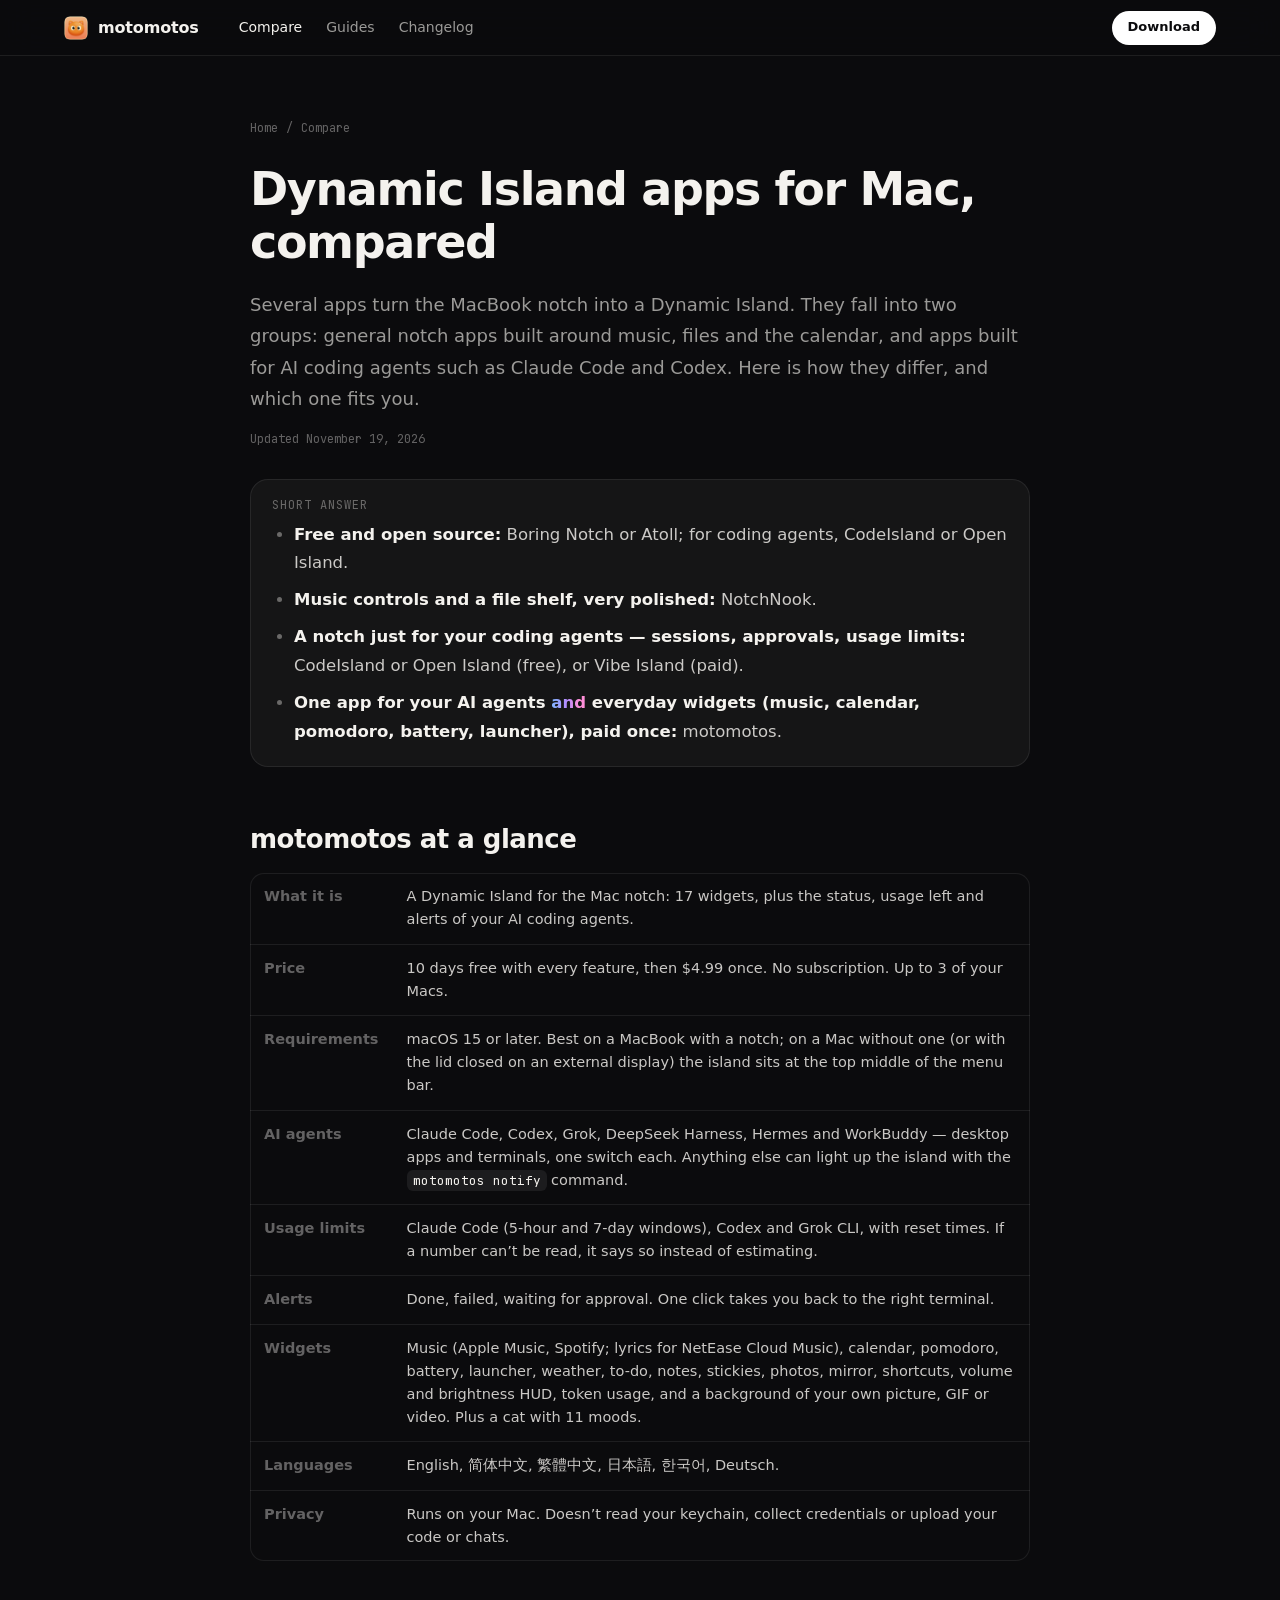
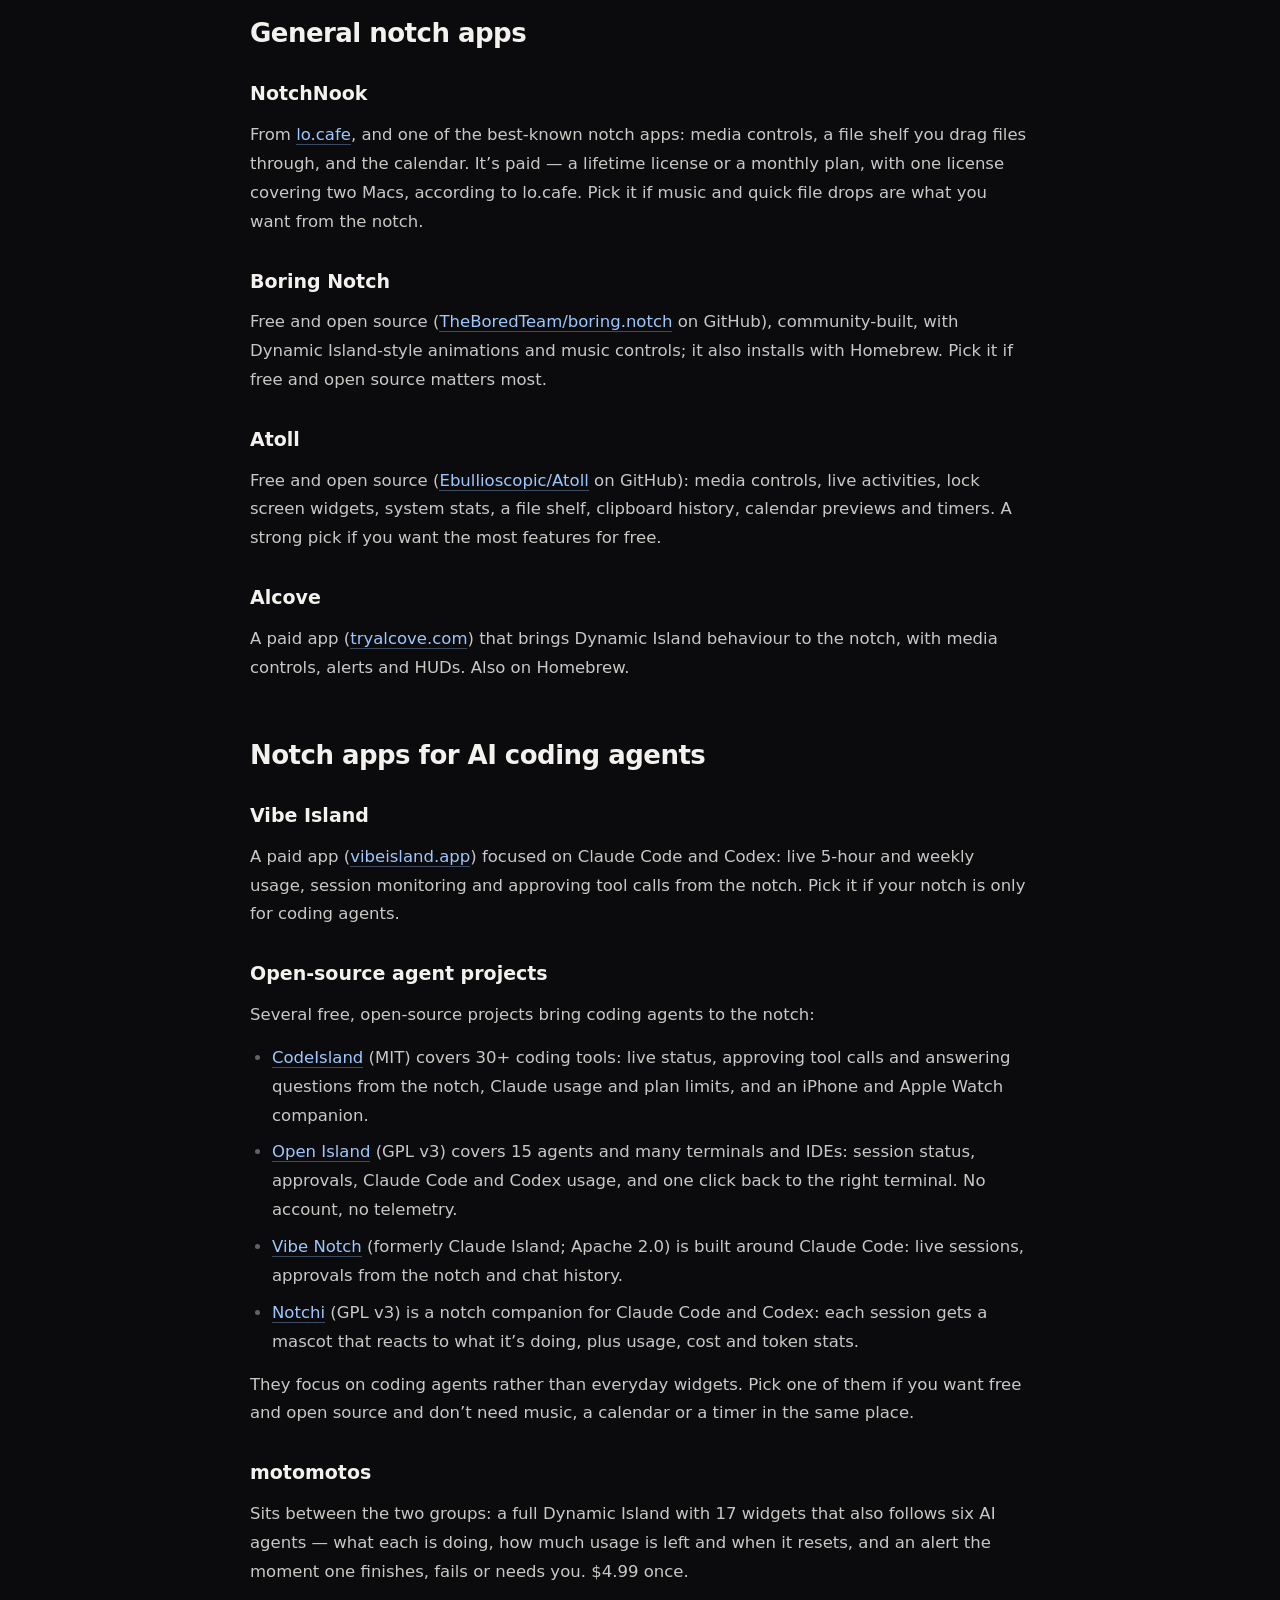
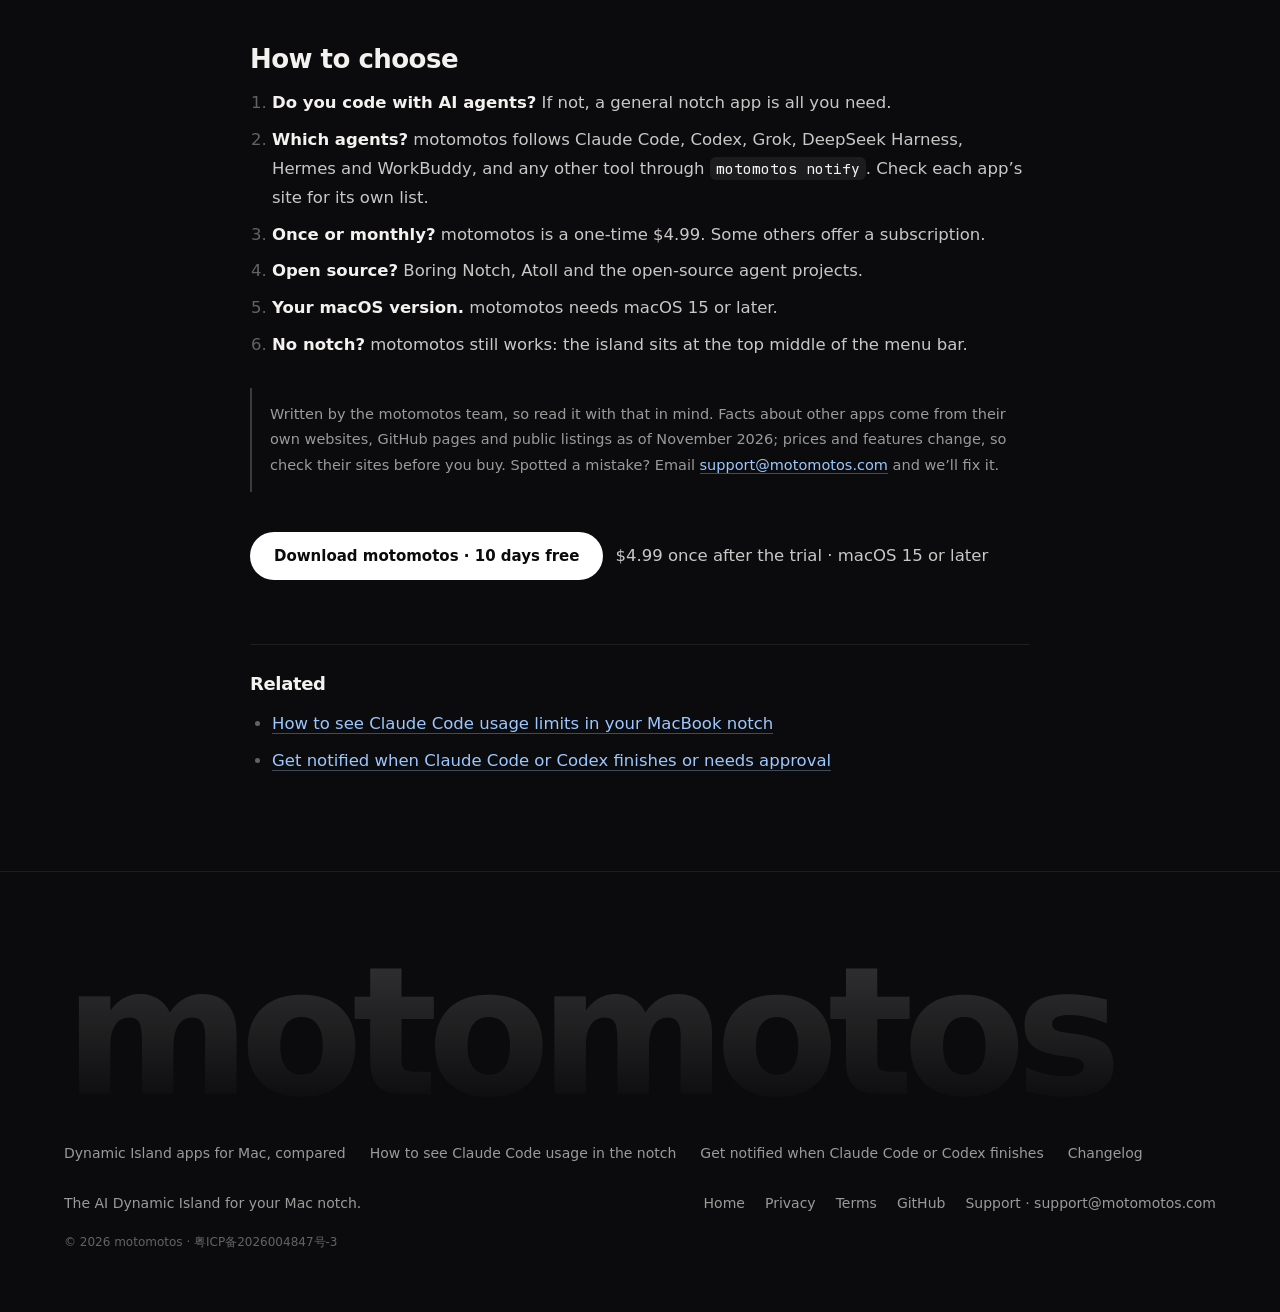
<file: compare/index.html>
<!doctype html>
<html lang="en">
<head>
<meta charset="utf-8">
<meta name="viewport" content="width=device-width, initial-scale=1, viewport-fit=cover">
<title>Dynamic Island apps for Mac compared (2026): NotchNook, Boring Notch, Alcove, Vibe Island, motomotos</title>
<meta name="description" content="Which Dynamic Island app should you put in your MacBook notch? General notch apps (NotchNook, Boring Notch, Atoll, Alcove) and apps for AI coding agents (Vibe Island, CodeIsland, Open Island, Vibe Notch, Notchi, motomotos) compared by focus, price model and Claude Code / Codex support.">
<link rel="canonical" href="https://motomotos.com/compare/">
<meta property="og:type" content="article">
<meta property="og:site_name" content="motomotos">
<meta property="og:title" content="Dynamic Island apps for Mac compared (2026): NotchNook, Boring Notch, Alcove, Vibe Island, motomotos">
<meta property="og:description" content="Which Dynamic Island app should you put in your MacBook notch? General notch apps (NotchNook, Boring Notch, Atoll, Alcove) and apps for AI coding agents (Vibe Island, CodeIsland, Open Island, Vibe Notch, Notchi, motomotos) compared by focus, price model and Claude Code / Codex support.">
<meta property="og:url" content="https://motomotos.com/compare/">
<meta property="og:image" content="https://motomotos.com/assets/film/poster.jpg">
<meta property="og:image:width" content="1920">
<meta property="og:image:height" content="1080">
<meta property="og:locale" content="en_US">
<meta name="twitter:card" content="summary_large_image">
<meta name="twitter:title" content="Dynamic Island apps for Mac compared (2026): NotchNook, Boring Notch, Alcove, Vibe Island, motomotos">
<meta name="twitter:description" content="Which Dynamic Island app should you put in your MacBook notch? General notch apps (NotchNook, Boring Notch, Atoll, Alcove) and apps for AI coding agents (Vibe Island, CodeIsland, Open Island, Vibe Notch, Notchi, motomotos) compared by focus, price model and Claude Code / Codex support.">
<meta name="twitter:image" content="https://motomotos.com/assets/film/poster.jpg">
<script type="application/ld+json">{"@context":"https://schema.org","@graph":[{"@type":"Organization","@id":"https://motomotos.com/#org","name":"motomotos","url":"https://motomotos.com/","logo":"https://motomotos.com/assets/icon-256.png","email":"support@motomotos.com","sameAs":["https://github.com/ygalex0927-eng/motomotos-releases"]},{"@type":"Article","@id":"https://motomotos.com/compare/#article","headline":"Dynamic Island apps for Mac, compared","description":"Which Dynamic Island app should you put in your MacBook notch? General notch apps (NotchNook, Boring Notch, Atoll, Alcove) and apps for AI coding agents (Vibe Island, CodeIsland, Open Island, Vibe Notch, Notchi, motomotos) compared by focus, price model and Claude Code / Codex support.","url":"https://motomotos.com/compare/","mainEntityOfPage":"https://motomotos.com/compare/","image":"https://motomotos.com/assets/film/poster.jpg","datePublished":"2026-11-19","dateModified":"2026-11-19","inLanguage":"en","author":{"@id":"https://motomotos.com/#org"},"publisher":{"@id":"https://motomotos.com/#org"},"about":{"@id":"https://motomotos.com/#app"}},{"@type":"BreadcrumbList","itemListElement":[{"@type":"ListItem","position":1,"name":"Home","item":"https://motomotos.com/"},{"@type":"ListItem","position":2,"name":"Compare","item":"https://motomotos.com/compare/"}]}]}</script>
<meta name="theme-color" content="#0B0B0D">
<link rel="icon" href="/assets/favicon.png">
<link rel="apple-touch-icon" href="/assets/icon-256.png">
<link rel="stylesheet" href="/assets/fonts/jb.css">
<link rel="stylesheet" href="/css/v2.css?v=202611201500">
<link rel="stylesheet" href="/css/page.css?v=202611201500">
</head>
<body>
<header class="bar">
  <a class="brand" href="/"><img src="/assets/icon-256.png" alt="" width="24" height="24"><span>motomotos</span></a>
  <nav class="navlinks" aria-label="Site"><a href="/compare/" class="on" aria-current="page">Compare</a><a href="/guides/claude-code-usage-in-notch/">Guides</a><a href="/changelog/">Changelog</a></nav>
  <div class="right"><a class="btn btn-primary btn-sm" href="/downloads/Motomotos.dmg">Download</a></div>
</header>
<main class="doc">
<nav class="crumbs" aria-label="Breadcrumb"><a href="/">Home</a><span aria-hidden="true">/</span><span>Compare</span></nav>
<article>
<h1>Dynamic Island apps for Mac, compared</h1>
<p class="lead">Several apps turn the MacBook notch into a Dynamic Island. They fall into two groups: general notch apps built around music, files and the calendar, and apps built for AI coding agents such as Claude Code and Codex. Here is how they differ, and which one fits you.</p>
<p class="updated">Updated <time datetime="2026-11-19">November 19, 2026</time></p>
<div class="tldr">
  <h2>Short answer</h2>
  <ul>
    <li><strong>Free and open source:</strong> Boring Notch or Atoll; for coding agents, CodeIsland or Open Island.</li>
    <li><strong>Music controls and a file shelf, very polished:</strong> NotchNook.</li>
    <li><strong>A notch just for your coding agents — sessions, approvals, usage limits:</strong> CodeIsland or Open Island (free), or Vibe Island (paid).</li>
    <li><strong>One app for your AI agents <em>and</em> everyday widgets (music, calendar, pomodoro, battery, launcher), paid once:</strong> motomotos.</li>
  </ul>
</div>

<h2>motomotos at a glance</h2>
<div class="tbl"><table>
  <tr><th>What it is</th><td>A Dynamic Island for the Mac notch: 17 widgets, plus the status, usage left and alerts of your AI coding agents.</td></tr>
  <tr><th>Price</th><td>10 days free with every feature, then $4.99 once. No subscription. Up to 3 of your Macs.</td></tr>
  <tr><th>Requirements</th><td>macOS 15 or later. Best on a MacBook with a notch; on a Mac without one (or with the lid closed on an external display) the island sits at the top middle of the menu bar.</td></tr>
  <tr><th>AI agents</th><td>Claude Code, Codex, Grok, DeepSeek Harness, Hermes and WorkBuddy — desktop apps and terminals, one switch each. Anything else can light up the island with the <code>motomotos notify</code> command.</td></tr>
  <tr><th>Usage limits</th><td>Claude Code (5-hour and 7-day windows), Codex and Grok CLI, with reset times. If a number can’t be read, it says so instead of estimating.</td></tr>
  <tr><th>Alerts</th><td>Done, failed, waiting for approval. One click takes you back to the right terminal.</td></tr>
  <tr><th>Widgets</th><td>Music (Apple Music, Spotify; lyrics for NetEase Cloud Music), calendar, pomodoro, battery, launcher, weather, to-do, notes, stickies, photos, mirror, shortcuts, volume and brightness HUD, token usage, and a background of your own picture, GIF or video. Plus a cat with 11 moods.</td></tr>
  <tr><th>Languages</th><td>English, 简体中文, 繁體中文, 日本語, 한국어, Deutsch.</td></tr>
  <tr><th>Privacy</th><td>Runs on your Mac. Doesn’t read your keychain, collect credentials or upload your code or chats.</td></tr>
</table></div>

<h2>General notch apps</h2>
<h3>NotchNook</h3>
<p>From <a href="https://lo.cafe/notchnook" rel="noopener">lo.cafe</a>, and one of the best-known notch apps: media controls, a file shelf you drag files through, and the calendar. It’s paid — a lifetime license or a monthly plan, with one license covering two Macs, according to lo.cafe. Pick it if music and quick file drops are what you want from the notch.</p>
<h3>Boring Notch</h3>
<p>Free and open source (<a href="https://github.com/TheBoredTeam/boring.notch" rel="noopener">TheBoredTeam/boring.notch</a> on GitHub), community-built, with Dynamic Island-style animations and music controls; it also installs with Homebrew. Pick it if free and open source matters most.</p>
<h3>Atoll</h3>
<p>Free and open source (<a href="https://github.com/Ebullioscopic/Atoll" rel="noopener">Ebullioscopic/Atoll</a> on GitHub): media controls, live activities, lock screen widgets, system stats, a file shelf, clipboard history, calendar previews and timers. A strong pick if you want the most features for free.</p>
<h3>Alcove</h3>
<p>A paid app (<a href="https://tryalcove.com" rel="noopener">tryalcove.com</a>) that brings Dynamic Island behaviour to the notch, with media controls, alerts and HUDs. Also on Homebrew.</p>

<h2>Notch apps for AI coding agents</h2>
<h3>Vibe Island</h3>
<p>A paid app (<a href="https://vibeisland.app" rel="noopener">vibeisland.app</a>) focused on Claude Code and Codex: live 5-hour and weekly usage, session monitoring and approving tool calls from the notch. Pick it if your notch is only for coding agents.</p>
<h3>Open-source agent projects</h3>
<p>Several free, open-source projects bring coding agents to the notch:</p>
<ul>
  <li><a href="https://github.com/wxtsky/CodeIsland" rel="noopener">CodeIsland</a> (MIT) covers 30+ coding tools: live status, approving tool calls and answering questions from the notch, Claude usage and plan limits, and an iPhone and Apple Watch companion.</li>
  <li><a href="https://github.com/Octane0411/open-vibe-island" rel="noopener">Open Island</a> (GPL v3) covers 15 agents and many terminals and IDEs: session status, approvals, Claude Code and Codex usage, and one click back to the right terminal. No account, no telemetry.</li>
  <li><a href="https://github.com/farouqaldori/vibe-notch" rel="noopener">Vibe Notch</a> (formerly Claude Island; Apache 2.0) is built around Claude Code: live sessions, approvals from the notch and chat history.</li>
  <li><a href="https://github.com/sk-ruban/notchi" rel="noopener">Notchi</a> (GPL v3) is a notch companion for Claude Code and Codex: each session gets a mascot that reacts to what it’s doing, plus usage, cost and token stats.</li>
</ul>
<p>They focus on coding agents rather than everyday widgets. Pick one of them if you want free and open source and don’t need music, a calendar or a timer in the same place.</p>
<h3>motomotos</h3>
<p>Sits between the two groups: a full Dynamic Island with 17 widgets that also follows six AI agents — what each is doing, how much usage is left and when it resets, and an alert the moment one finishes, fails or needs you. $4.99 once.</p>

<h2>How to choose</h2>
<ol>
  <li><strong>Do you code with AI agents?</strong> If not, a general notch app is all you need.</li>
  <li><strong>Which agents?</strong> motomotos follows Claude Code, Codex, Grok, DeepSeek Harness, Hermes and WorkBuddy, and any other tool through <code>motomotos notify</code>. Check each app’s site for its own list.</li>
  <li><strong>Once or monthly?</strong> motomotos is a one-time $4.99. Some others offer a subscription.</li>
  <li><strong>Open source?</strong> Boring Notch, Atoll and the open-source agent projects.</li>
  <li><strong>Your macOS version.</strong> motomotos needs macOS 15 or later.</li>
  <li><strong>No notch?</strong> motomotos still works: the island sits at the top middle of the menu bar.</li>
</ol>

<p class="note">Written by the motomotos team, so read it with that in mind. Facts about other apps come from their own websites, GitHub pages and public listings as of November 2026; prices and features change, so check their sites before you buy. Spotted a mistake? Email <a href="mailto:support@motomotos.com">support@motomotos.com</a> and we’ll fix it.</p>
<div class="cta"><a class="btn btn-primary" href="/downloads/Motomotos.dmg">Download motomotos · 10 days free</a><p class="fine">$4.99 once after the trial · macOS 15 or later</p></div>
</article>
<div class="rel"><h2>Related</h2><ul><li><a href="/guides/claude-code-usage-in-notch/">How to see Claude Code usage limits in your MacBook notch</a></li><li><a href="/guides/ai-agent-alerts-in-notch/">Get notified when Claude Code or Codex finishes or needs approval</a></li></ul></div>
</main>
<footer>
  <div class="wm">motomotos</div>
  <nav class="more" aria-label="Guides">
    <a href="/compare/">Dynamic Island apps for Mac, compared</a>
    <a href="/guides/claude-code-usage-in-notch/">How to see Claude Code usage in the notch</a>
    <a href="/guides/ai-agent-alerts-in-notch/">Get notified when Claude Code or Codex finishes</a>
    <a href="/changelog/">Changelog</a>
  </nav>
  <div class="row">
    <p style="margin:0">The AI Dynamic Island for your Mac notch.</p>
    <nav>
      <a href="/">Home</a>
      <a href="/privacy.html">Privacy</a>
      <a href="/terms.html">Terms</a>
      <a href="https://github.com/ygalex0927-eng/motomotos-releases" target="_blank" rel="noopener">GitHub</a>
      <a href="mailto:support@motomotos.com">Support · support@motomotos.com</a>
    </nav>
  </div>
  <p class="legal"><span>© 2026 motomotos</span> · <span><a href="https://beian.miit.gov.cn/" target="_blank" rel="noopener">粤ICP备2026004847号-3</a></span></p>
</footer>
</body>
</html>
</file>
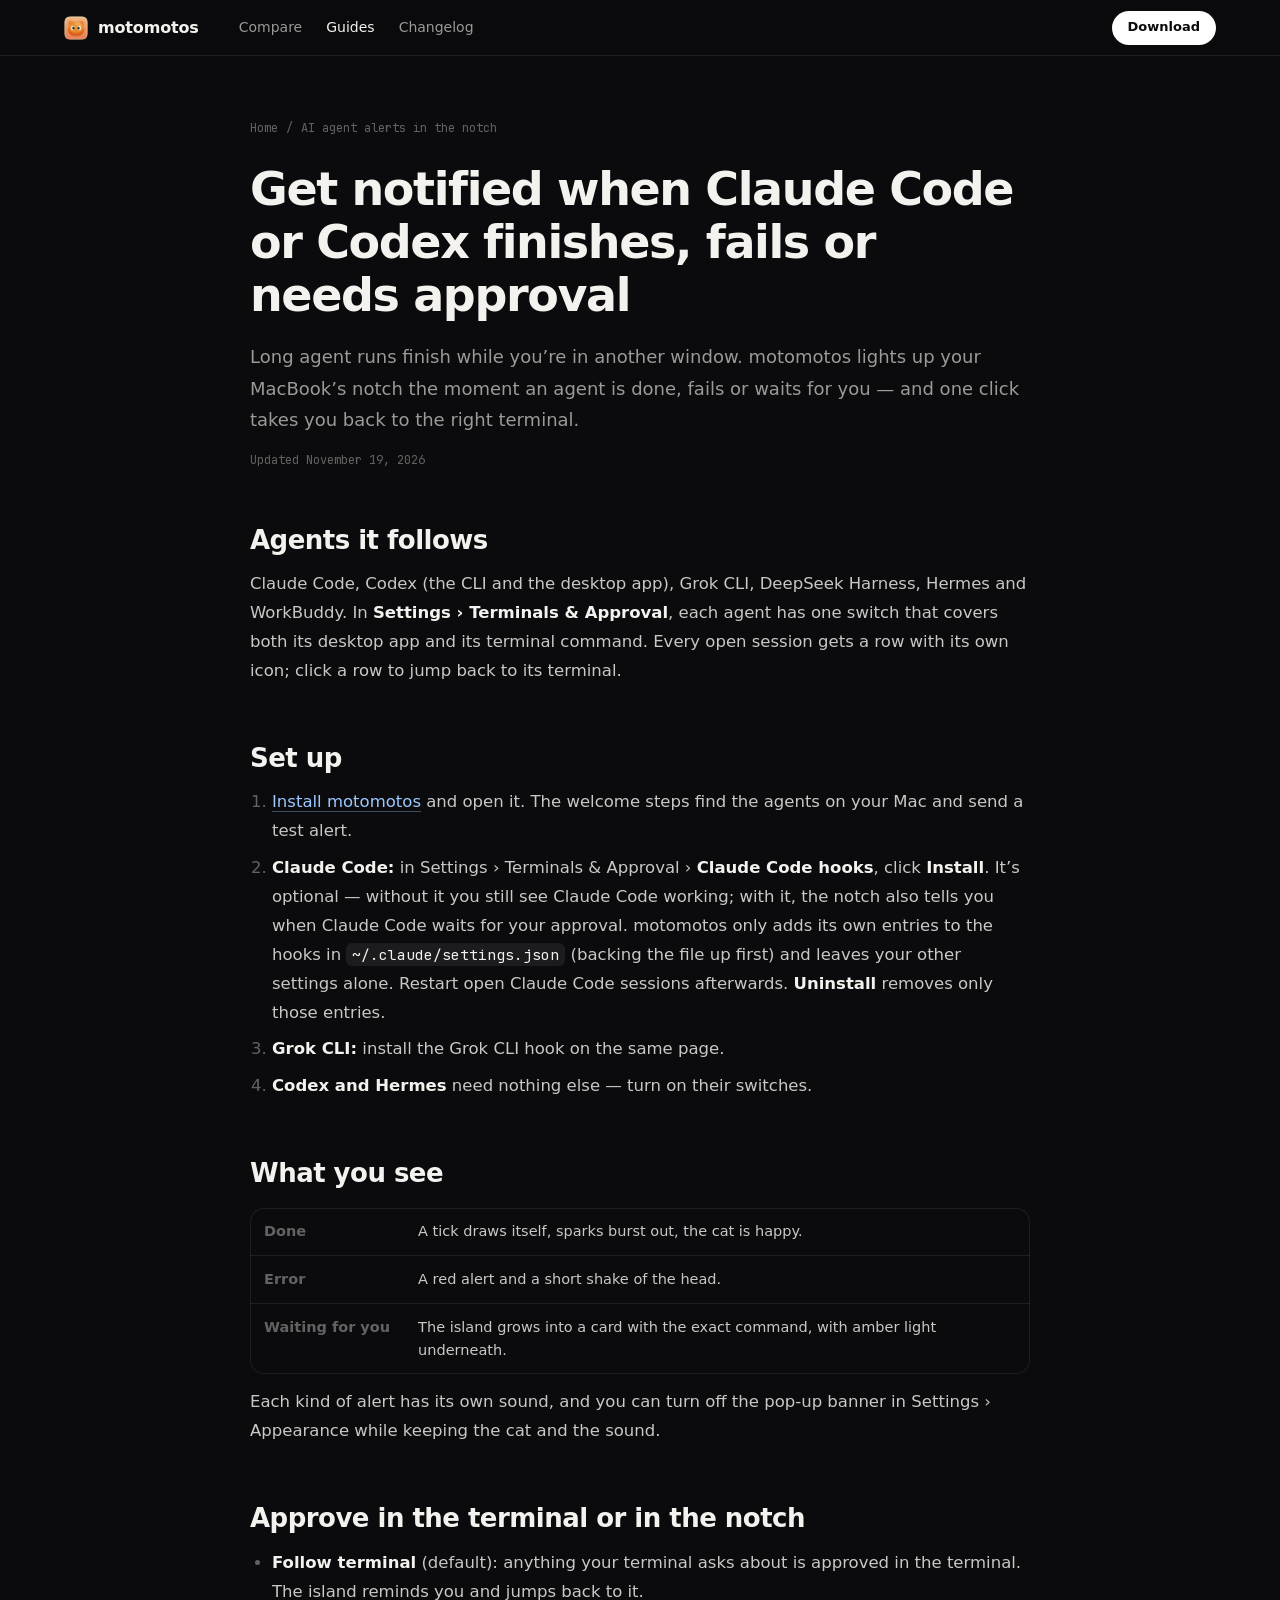
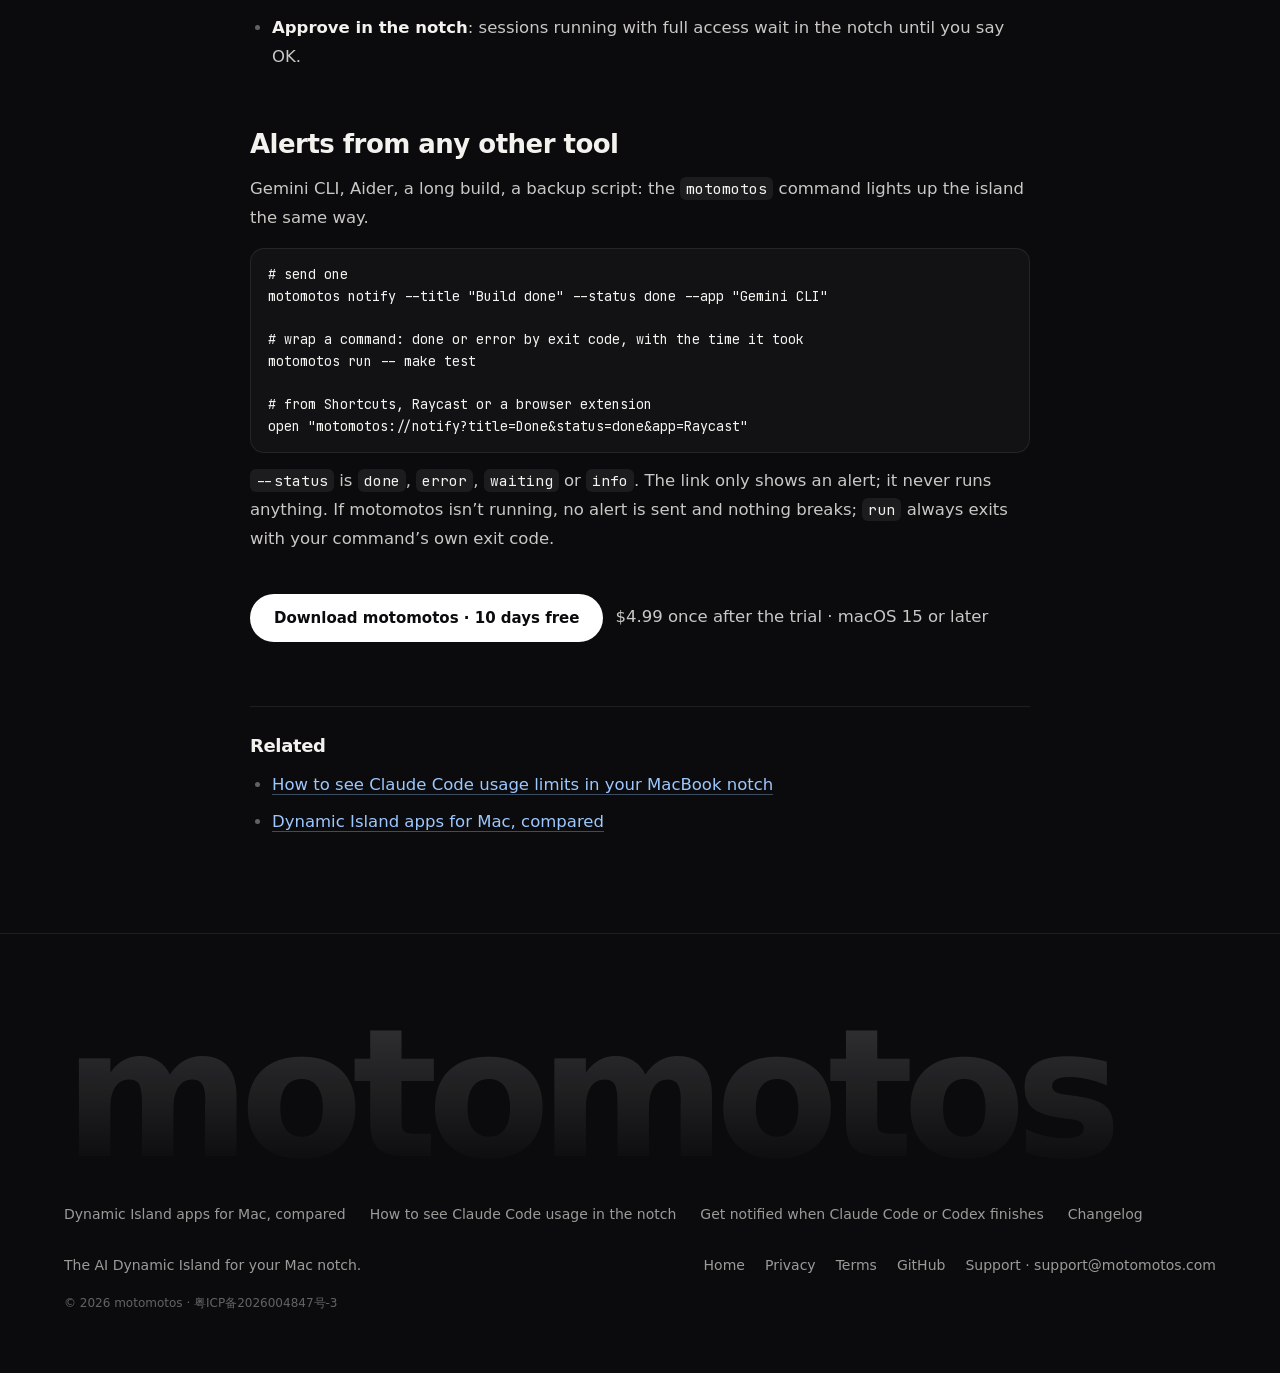
<file: guides/ai-agent-alerts-in-notch/index.html>
<!doctype html>
<html lang="en">
<head>
<meta charset="utf-8">
<meta name="viewport" content="width=device-width, initial-scale=1, viewport-fit=cover">
<title>Get notified in the Mac notch when Claude Code or Codex finishes, fails or needs approval</title>
<meta name="description" content="Stop checking the terminal. motomotos lights up the MacBook notch when Claude Code, Codex, Grok and other AI agents finish, fail or wait for approval, and one click takes you back. Any other tool can send an alert with motomotos notify.">
<link rel="canonical" href="https://motomotos.com/guides/ai-agent-alerts-in-notch/">
<meta property="og:type" content="article">
<meta property="og:site_name" content="motomotos">
<meta property="og:title" content="Get notified in the Mac notch when Claude Code or Codex finishes, fails or needs approval">
<meta property="og:description" content="Stop checking the terminal. motomotos lights up the MacBook notch when Claude Code, Codex, Grok and other AI agents finish, fail or wait for approval, and one click takes you back. Any other tool can send an alert with motomotos notify.">
<meta property="og:url" content="https://motomotos.com/guides/ai-agent-alerts-in-notch/">
<meta property="og:image" content="https://motomotos.com/assets/film/poster.jpg">
<meta property="og:image:width" content="1920">
<meta property="og:image:height" content="1080">
<meta property="og:locale" content="en_US">
<meta name="twitter:card" content="summary_large_image">
<meta name="twitter:title" content="Get notified in the Mac notch when Claude Code or Codex finishes, fails or needs approval">
<meta name="twitter:description" content="Stop checking the terminal. motomotos lights up the MacBook notch when Claude Code, Codex, Grok and other AI agents finish, fail or wait for approval, and one click takes you back. Any other tool can send an alert with motomotos notify.">
<meta name="twitter:image" content="https://motomotos.com/assets/film/poster.jpg">
<script type="application/ld+json">{"@context":"https://schema.org","@graph":[{"@type":"Organization","@id":"https://motomotos.com/#org","name":"motomotos","url":"https://motomotos.com/","logo":"https://motomotos.com/assets/icon-256.png","email":"support@motomotos.com","sameAs":["https://github.com/ygalex0927-eng/motomotos-releases"]},{"@type":"TechArticle","@id":"https://motomotos.com/guides/ai-agent-alerts-in-notch/#article","headline":"Get notified when Claude Code or Codex finishes, fails or needs approval","description":"Stop checking the terminal. motomotos lights up the MacBook notch when Claude Code, Codex, Grok and other AI agents finish, fail or wait for approval, and one click takes you back. Any other tool can send an alert with motomotos notify.","url":"https://motomotos.com/guides/ai-agent-alerts-in-notch/","mainEntityOfPage":"https://motomotos.com/guides/ai-agent-alerts-in-notch/","image":"https://motomotos.com/assets/film/poster.jpg","datePublished":"2026-11-19","dateModified":"2026-11-19","inLanguage":"en","author":{"@id":"https://motomotos.com/#org"},"publisher":{"@id":"https://motomotos.com/#org"},"about":{"@id":"https://motomotos.com/#app"}},{"@type":"BreadcrumbList","itemListElement":[{"@type":"ListItem","position":1,"name":"Home","item":"https://motomotos.com/"},{"@type":"ListItem","position":2,"name":"Guides","item":"https://motomotos.com/guides/ai-agent-alerts-in-notch/"},{"@type":"ListItem","position":3,"name":"AI agent alerts in the notch","item":"https://motomotos.com/guides/ai-agent-alerts-in-notch/"}]}]}</script>
<meta name="theme-color" content="#0B0B0D">
<link rel="icon" href="/assets/favicon.png">
<link rel="apple-touch-icon" href="/assets/icon-256.png">
<link rel="stylesheet" href="/assets/fonts/jb.css">
<link rel="stylesheet" href="/css/v2.css?v=202611201500">
<link rel="stylesheet" href="/css/page.css?v=202611201500">
</head>
<body>
<header class="bar">
  <a class="brand" href="/"><img src="/assets/icon-256.png" alt="" width="24" height="24"><span>motomotos</span></a>
  <nav class="navlinks" aria-label="Site"><a href="/compare/">Compare</a><a href="/guides/claude-code-usage-in-notch/" class="on" aria-current="page">Guides</a><a href="/changelog/">Changelog</a></nav>
  <div class="right"><a class="btn btn-primary btn-sm" href="/downloads/Motomotos.dmg">Download</a></div>
</header>
<main class="doc">
<nav class="crumbs" aria-label="Breadcrumb"><a href="/">Home</a><span aria-hidden="true">/</span><span>AI agent alerts in the notch</span></nav>
<article>
<h1>Get notified when Claude Code or Codex finishes, fails or needs approval</h1>
<p class="lead">Long agent runs finish while you’re in another window. motomotos lights up your MacBook’s notch the moment an agent is done, fails or waits for you — and one click takes you back to the right terminal.</p>
<p class="updated">Updated <time datetime="2026-11-19">November 19, 2026</time></p>
<h2>Agents it follows</h2>
<p>Claude Code, Codex (the CLI and the desktop app), Grok CLI, DeepSeek Harness, Hermes and WorkBuddy. In <strong>Settings › Terminals &amp; Approval</strong>, each agent has one switch that covers both its desktop app and its terminal command. Every open session gets a row with its own icon; click a row to jump back to its terminal.</p>

<h2>Set up</h2>
<ol>
  <li><a href="/downloads/Motomotos.dmg">Install motomotos</a> and open it. The welcome steps find the agents on your Mac and send a test alert.</li>
  <li><strong>Claude Code:</strong> in Settings › Terminals &amp; Approval › <strong>Claude Code hooks</strong>, click <strong>Install</strong>. It’s optional — without it you still see Claude Code working; with it, the notch also tells you when Claude Code waits for your approval. motomotos only adds its own entries to the hooks in <code>~/.claude/settings.json</code> (backing the file up first) and leaves your other settings alone. Restart open Claude Code sessions afterwards. <strong>Uninstall</strong> removes only those entries.</li>
  <li><strong>Grok CLI:</strong> install the Grok CLI hook on the same page.</li>
  <li><strong>Codex and Hermes</strong> need nothing else — turn on their switches.</li>
</ol>

<h2>What you see</h2>
<div class="tbl"><table>
  <tr><th>Done</th><td>A tick draws itself, sparks burst out, the cat is happy.</td></tr>
  <tr><th>Error</th><td>A red alert and a short shake of the head.</td></tr>
  <tr><th>Waiting for you</th><td>The island grows into a card with the exact command, with amber light underneath.</td></tr>
</table></div>
<p>Each kind of alert has its own sound, and you can turn off the pop-up banner in Settings › Appearance while keeping the cat and the sound.</p>

<h2>Approve in the terminal or in the notch</h2>
<ul>
  <li><strong>Follow terminal</strong> (default): anything your terminal asks about is approved in the terminal. The island reminds you and jumps back to it.</li>
  <li><strong>Approve in the notch</strong>: sessions running with full access wait in the notch until you say OK.</li>
</ul>

<h2>Alerts from any other tool</h2>
<p>Gemini CLI, Aider, a long build, a backup script: the <code>motomotos</code> command lights up the island the same way.</p>
<pre><code># send one
motomotos notify --title "Build done" --status done --app "Gemini CLI"

# wrap a command: done or error by exit code, with the time it took
motomotos run -- make test

# from Shortcuts, Raycast or a browser extension
open "motomotos://notify?title=Done&amp;status=done&amp;app=Raycast"</code></pre>
<p><code>--status</code> is <code>done</code>, <code>error</code>, <code>waiting</code> or <code>info</code>. The link only shows an alert; it never runs anything. If motomotos isn’t running, no alert is sent and nothing breaks; <code>run</code> always exits with your command’s own exit code.</p>
<div class="cta"><a class="btn btn-primary" href="/downloads/Motomotos.dmg">Download motomotos · 10 days free</a><p class="fine">$4.99 once after the trial · macOS 15 or later</p></div>
</article>
<div class="rel"><h2>Related</h2><ul><li><a href="/guides/claude-code-usage-in-notch/">How to see Claude Code usage limits in your MacBook notch</a></li><li><a href="/compare/">Dynamic Island apps for Mac, compared</a></li></ul></div>
</main>
<footer>
  <div class="wm">motomotos</div>
  <nav class="more" aria-label="Guides">
    <a href="/compare/">Dynamic Island apps for Mac, compared</a>
    <a href="/guides/claude-code-usage-in-notch/">How to see Claude Code usage in the notch</a>
    <a href="/guides/ai-agent-alerts-in-notch/">Get notified when Claude Code or Codex finishes</a>
    <a href="/changelog/">Changelog</a>
  </nav>
  <div class="row">
    <p style="margin:0">The AI Dynamic Island for your Mac notch.</p>
    <nav>
      <a href="/">Home</a>
      <a href="/privacy.html">Privacy</a>
      <a href="/terms.html">Terms</a>
      <a href="https://github.com/ygalex0927-eng/motomotos-releases" target="_blank" rel="noopener">GitHub</a>
      <a href="mailto:support@motomotos.com">Support · support@motomotos.com</a>
    </nav>
  </div>
  <p class="legal"><span>© 2026 motomotos</span> · <span><a href="https://beian.miit.gov.cn/" target="_blank" rel="noopener">粤ICP备2026004847号-3</a></span></p>
</footer>
</body>
</html>
</file>
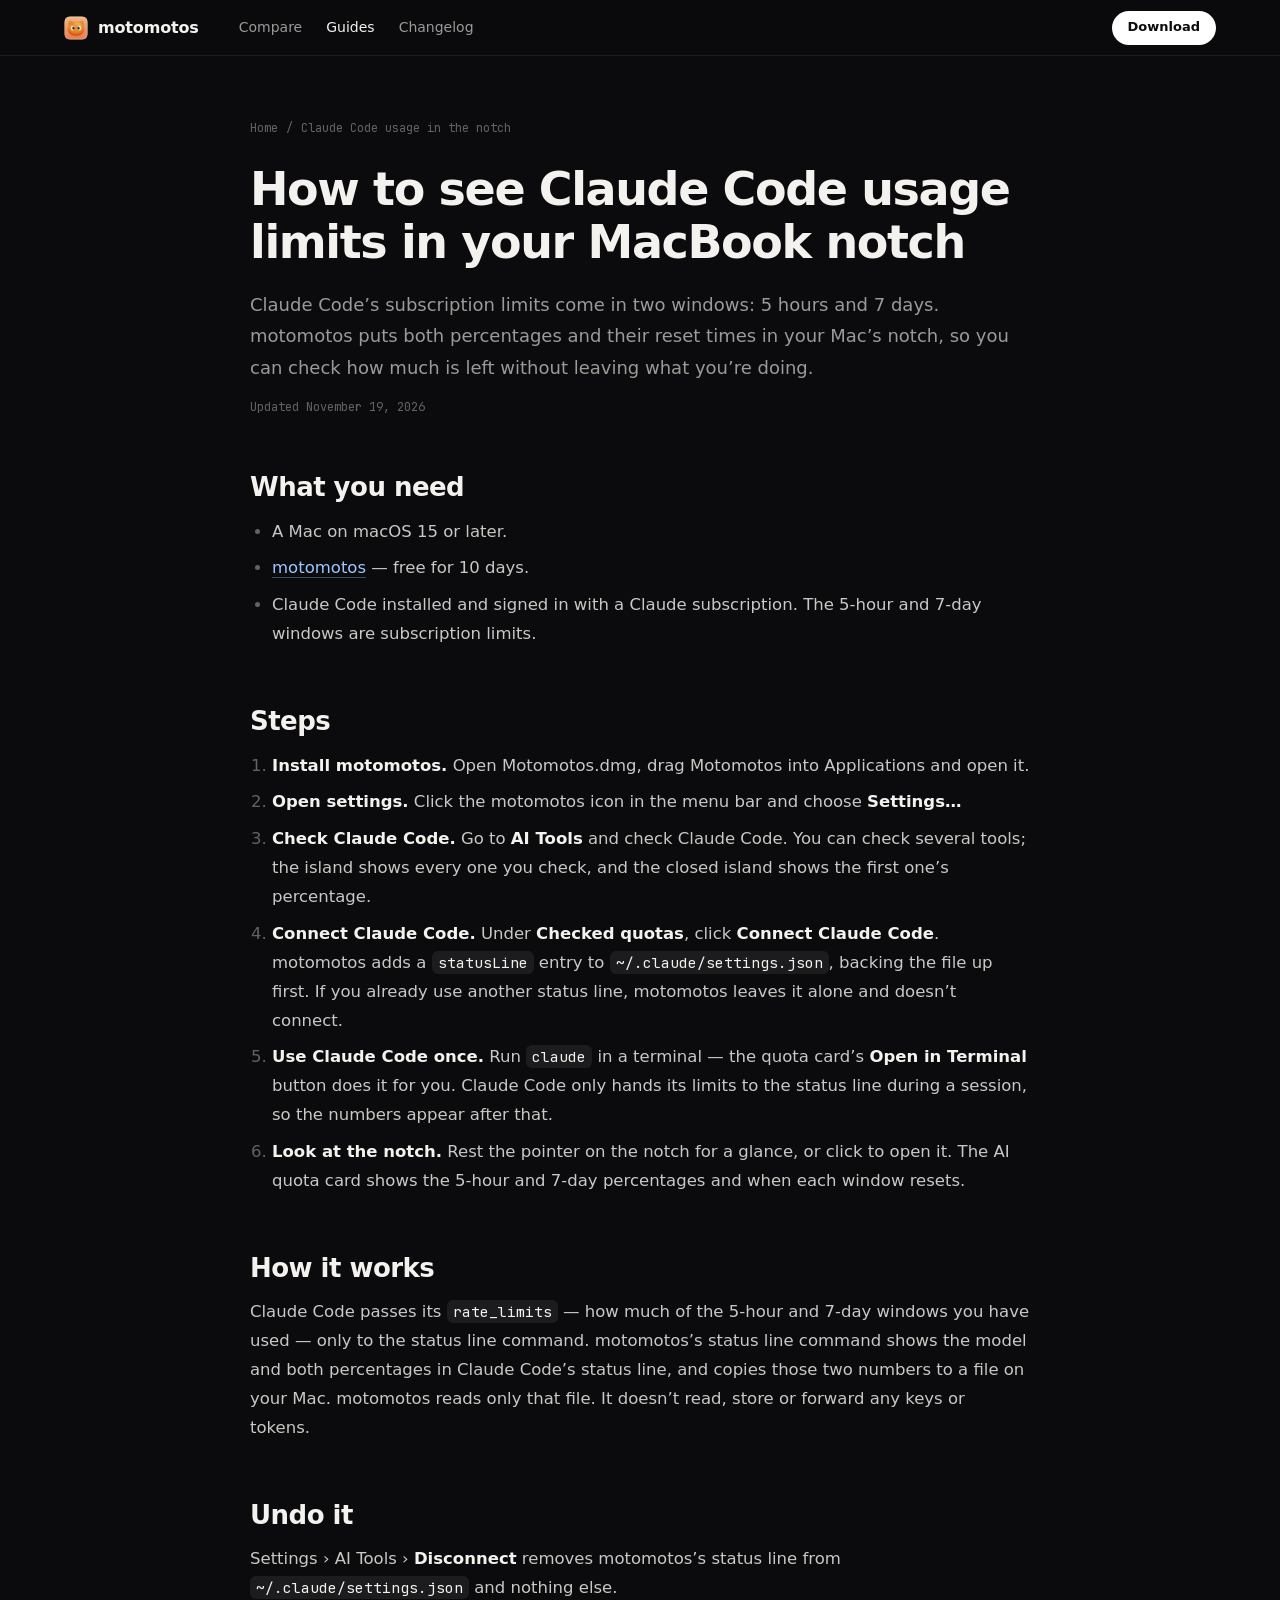
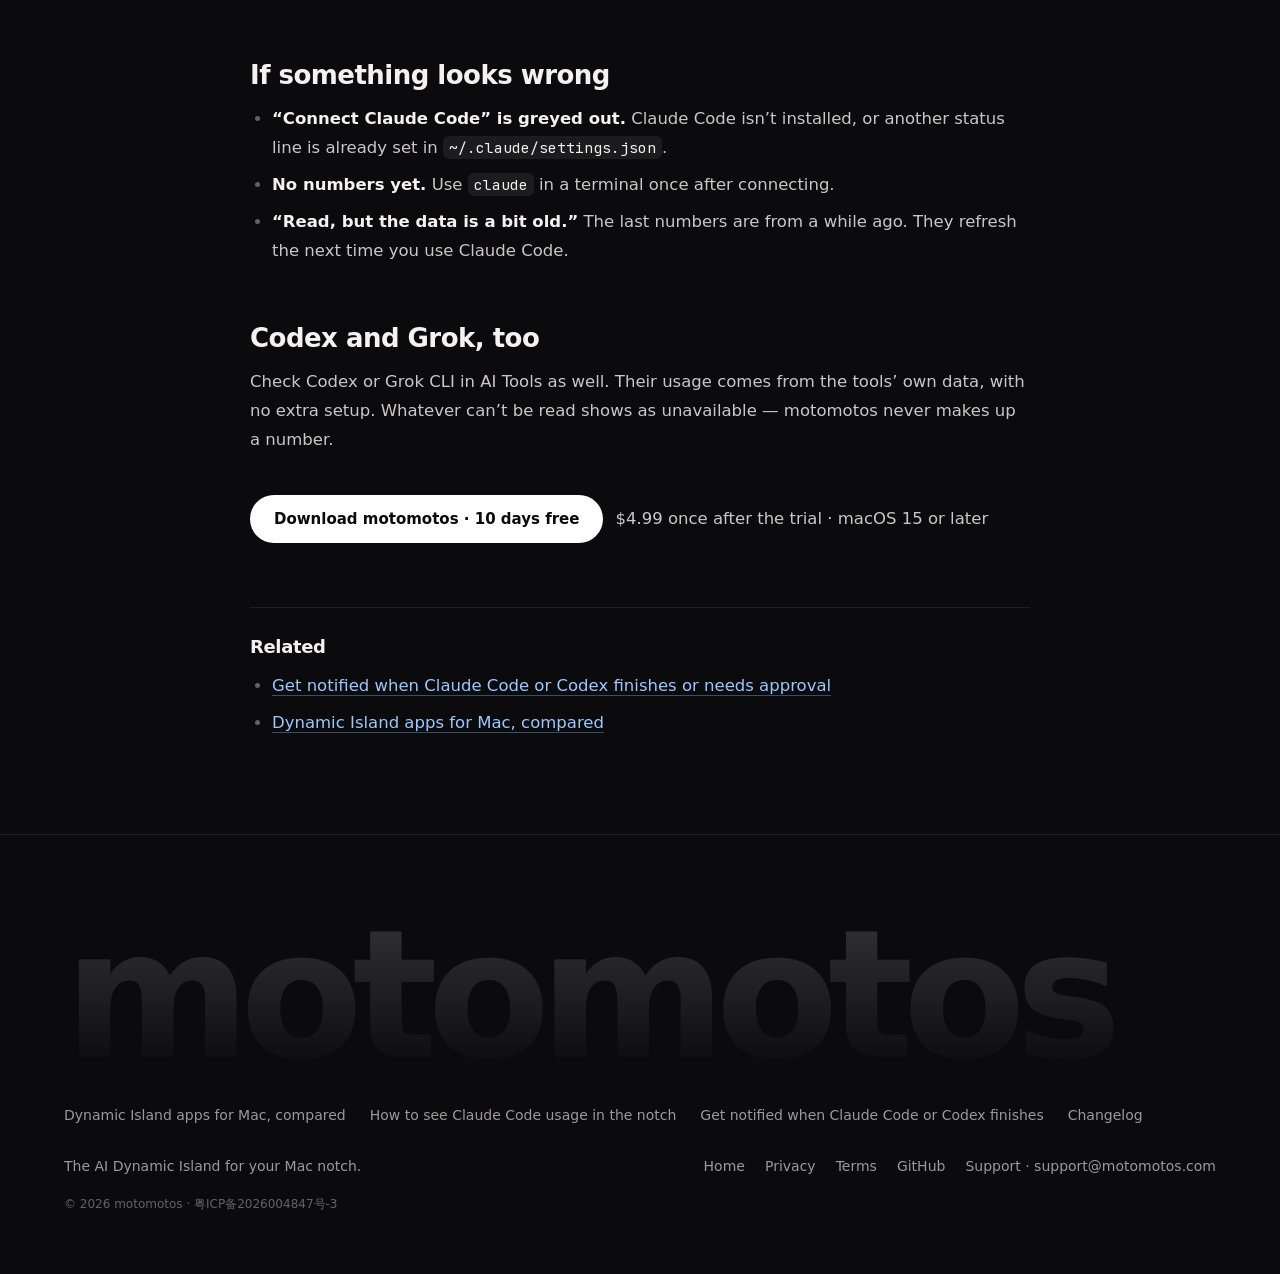
<file: guides/claude-code-usage-in-notch/index.html>
<!doctype html>
<html lang="en">
<head>
<meta charset="utf-8">
<meta name="viewport" content="width=device-width, initial-scale=1, viewport-fit=cover">
<title>How to see Claude Code usage limits (5-hour and weekly) in your MacBook notch</title>
<meta name="description" content="Show Claude Code’s 5-hour and 7-day usage, with reset times, in the Mac notch. A step-by-step guide with motomotos: connect the Claude Code status line once and the numbers stay in the notch.">
<link rel="canonical" href="https://motomotos.com/guides/claude-code-usage-in-notch/">
<meta property="og:type" content="article">
<meta property="og:site_name" content="motomotos">
<meta property="og:title" content="How to see Claude Code usage limits (5-hour and weekly) in your MacBook notch">
<meta property="og:description" content="Show Claude Code’s 5-hour and 7-day usage, with reset times, in the Mac notch. A step-by-step guide with motomotos: connect the Claude Code status line once and the numbers stay in the notch.">
<meta property="og:url" content="https://motomotos.com/guides/claude-code-usage-in-notch/">
<meta property="og:image" content="https://motomotos.com/assets/film/poster.jpg">
<meta property="og:image:width" content="1920">
<meta property="og:image:height" content="1080">
<meta property="og:locale" content="en_US">
<meta name="twitter:card" content="summary_large_image">
<meta name="twitter:title" content="How to see Claude Code usage limits (5-hour and weekly) in your MacBook notch">
<meta name="twitter:description" content="Show Claude Code’s 5-hour and 7-day usage, with reset times, in the Mac notch. A step-by-step guide with motomotos: connect the Claude Code status line once and the numbers stay in the notch.">
<meta name="twitter:image" content="https://motomotos.com/assets/film/poster.jpg">
<script type="application/ld+json">{"@context":"https://schema.org","@graph":[{"@type":"Organization","@id":"https://motomotos.com/#org","name":"motomotos","url":"https://motomotos.com/","logo":"https://motomotos.com/assets/icon-256.png","email":"support@motomotos.com","sameAs":["https://github.com/ygalex0927-eng/motomotos-releases"]},{"@type":"TechArticle","@id":"https://motomotos.com/guides/claude-code-usage-in-notch/#article","headline":"How to see Claude Code usage limits in your MacBook notch","description":"Show Claude Code’s 5-hour and 7-day usage, with reset times, in the Mac notch. A step-by-step guide with motomotos: connect the Claude Code status line once and the numbers stay in the notch.","url":"https://motomotos.com/guides/claude-code-usage-in-notch/","mainEntityOfPage":"https://motomotos.com/guides/claude-code-usage-in-notch/","image":"https://motomotos.com/assets/film/poster.jpg","datePublished":"2026-11-19","dateModified":"2026-11-19","inLanguage":"en","author":{"@id":"https://motomotos.com/#org"},"publisher":{"@id":"https://motomotos.com/#org"},"about":{"@id":"https://motomotos.com/#app"}},{"@type":"BreadcrumbList","itemListElement":[{"@type":"ListItem","position":1,"name":"Home","item":"https://motomotos.com/"},{"@type":"ListItem","position":2,"name":"Guides","item":"https://motomotos.com/guides/claude-code-usage-in-notch/"},{"@type":"ListItem","position":3,"name":"Claude Code usage in the notch","item":"https://motomotos.com/guides/claude-code-usage-in-notch/"}]}]}</script>
<meta name="theme-color" content="#0B0B0D">
<link rel="icon" href="/assets/favicon.png">
<link rel="apple-touch-icon" href="/assets/icon-256.png">
<link rel="stylesheet" href="/assets/fonts/jb.css">
<link rel="stylesheet" href="/css/v2.css?v=202611201500">
<link rel="stylesheet" href="/css/page.css?v=202611201500">
</head>
<body>
<header class="bar">
  <a class="brand" href="/"><img src="/assets/icon-256.png" alt="" width="24" height="24"><span>motomotos</span></a>
  <nav class="navlinks" aria-label="Site"><a href="/compare/">Compare</a><a href="/guides/claude-code-usage-in-notch/" class="on" aria-current="page">Guides</a><a href="/changelog/">Changelog</a></nav>
  <div class="right"><a class="btn btn-primary btn-sm" href="/downloads/Motomotos.dmg">Download</a></div>
</header>
<main class="doc">
<nav class="crumbs" aria-label="Breadcrumb"><a href="/">Home</a><span aria-hidden="true">/</span><span>Claude Code usage in the notch</span></nav>
<article>
<h1>How to see Claude Code usage limits in your MacBook notch</h1>
<p class="lead">Claude Code’s subscription limits come in two windows: 5 hours and 7 days. motomotos puts both percentages and their reset times in your Mac’s notch, so you can check how much is left without leaving what you’re doing.</p>
<p class="updated">Updated <time datetime="2026-11-19">November 19, 2026</time></p>
<h2>What you need</h2>
<ul>
  <li>A Mac on macOS 15 or later.</li>
  <li><a href="/downloads/Motomotos.dmg">motomotos</a> — free for 10 days.</li>
  <li>Claude Code installed and signed in with a Claude subscription. The 5-hour and 7-day windows are subscription limits.</li>
</ul>

<h2>Steps</h2>
<ol>
  <li><strong>Install motomotos.</strong> Open Motomotos.dmg, drag Motomotos into Applications and open it.</li>
  <li><strong>Open settings.</strong> Click the motomotos icon in the menu bar and choose <strong>Settings…</strong></li>
  <li><strong>Check Claude Code.</strong> Go to <strong>AI Tools</strong> and check Claude Code. You can check several tools; the island shows every one you check, and the closed island shows the first one’s percentage.</li>
  <li><strong>Connect Claude Code.</strong> Under <strong>Checked quotas</strong>, click <strong>Connect Claude Code</strong>. motomotos adds a <code>statusLine</code> entry to <code>~/.claude/settings.json</code>, backing the file up first. If you already use another status line, motomotos leaves it alone and doesn’t connect.</li>
  <li><strong>Use Claude Code once.</strong> Run <code>claude</code> in a terminal — the quota card’s <strong>Open in Terminal</strong> button does it for you. Claude Code only hands its limits to the status line during a session, so the numbers appear after that.</li>
  <li><strong>Look at the notch.</strong> Rest the pointer on the notch for a glance, or click to open it. The AI quota card shows the 5-hour and 7-day percentages and when each window resets.</li>
</ol>

<h2>How it works</h2>
<p>Claude Code passes its <code>rate_limits</code> — how much of the 5-hour and 7-day windows you have used — only to the status line command. motomotos’s status line command shows the model and both percentages in Claude Code’s status line, and copies those two numbers to a file on your Mac. motomotos reads only that file. It doesn’t read, store or forward any keys or tokens.</p>

<h2>Undo it</h2>
<p>Settings › AI Tools › <strong>Disconnect</strong> removes motomotos’s status line from <code>~/.claude/settings.json</code> and nothing else.</p>

<h2>If something looks wrong</h2>
<ul>
  <li><strong>“Connect Claude Code” is greyed out.</strong> Claude Code isn’t installed, or another status line is already set in <code>~/.claude/settings.json</code>.</li>
  <li><strong>No numbers yet.</strong> Use <code>claude</code> in a terminal once after connecting.</li>
  <li><strong>“Read, but the data is a bit old.”</strong> The last numbers are from a while ago. They refresh the next time you use Claude Code.</li>
</ul>

<h2>Codex and Grok, too</h2>
<p>Check Codex or Grok CLI in AI Tools as well. Their usage comes from the tools’ own data, with no extra setup. Whatever can’t be read shows as unavailable — motomotos never makes up a number.</p>
<div class="cta"><a class="btn btn-primary" href="/downloads/Motomotos.dmg">Download motomotos · 10 days free</a><p class="fine">$4.99 once after the trial · macOS 15 or later</p></div>
</article>
<div class="rel"><h2>Related</h2><ul><li><a href="/guides/ai-agent-alerts-in-notch/">Get notified when Claude Code or Codex finishes or needs approval</a></li><li><a href="/compare/">Dynamic Island apps for Mac, compared</a></li></ul></div>
</main>
<footer>
  <div class="wm">motomotos</div>
  <nav class="more" aria-label="Guides">
    <a href="/compare/">Dynamic Island apps for Mac, compared</a>
    <a href="/guides/claude-code-usage-in-notch/">How to see Claude Code usage in the notch</a>
    <a href="/guides/ai-agent-alerts-in-notch/">Get notified when Claude Code or Codex finishes</a>
    <a href="/changelog/">Changelog</a>
  </nav>
  <div class="row">
    <p style="margin:0">The AI Dynamic Island for your Mac notch.</p>
    <nav>
      <a href="/">Home</a>
      <a href="/privacy.html">Privacy</a>
      <a href="/terms.html">Terms</a>
      <a href="https://github.com/ygalex0927-eng/motomotos-releases" target="_blank" rel="noopener">GitHub</a>
      <a href="mailto:support@motomotos.com">Support · support@motomotos.com</a>
    </nav>
  </div>
  <p class="legal"><span>© 2026 motomotos</span> · <span><a href="https://beian.miit.gov.cn/" target="_blank" rel="noopener">粤ICP备2026004847号-3</a></span></p>
</footer>
</body>
</html>
</file>
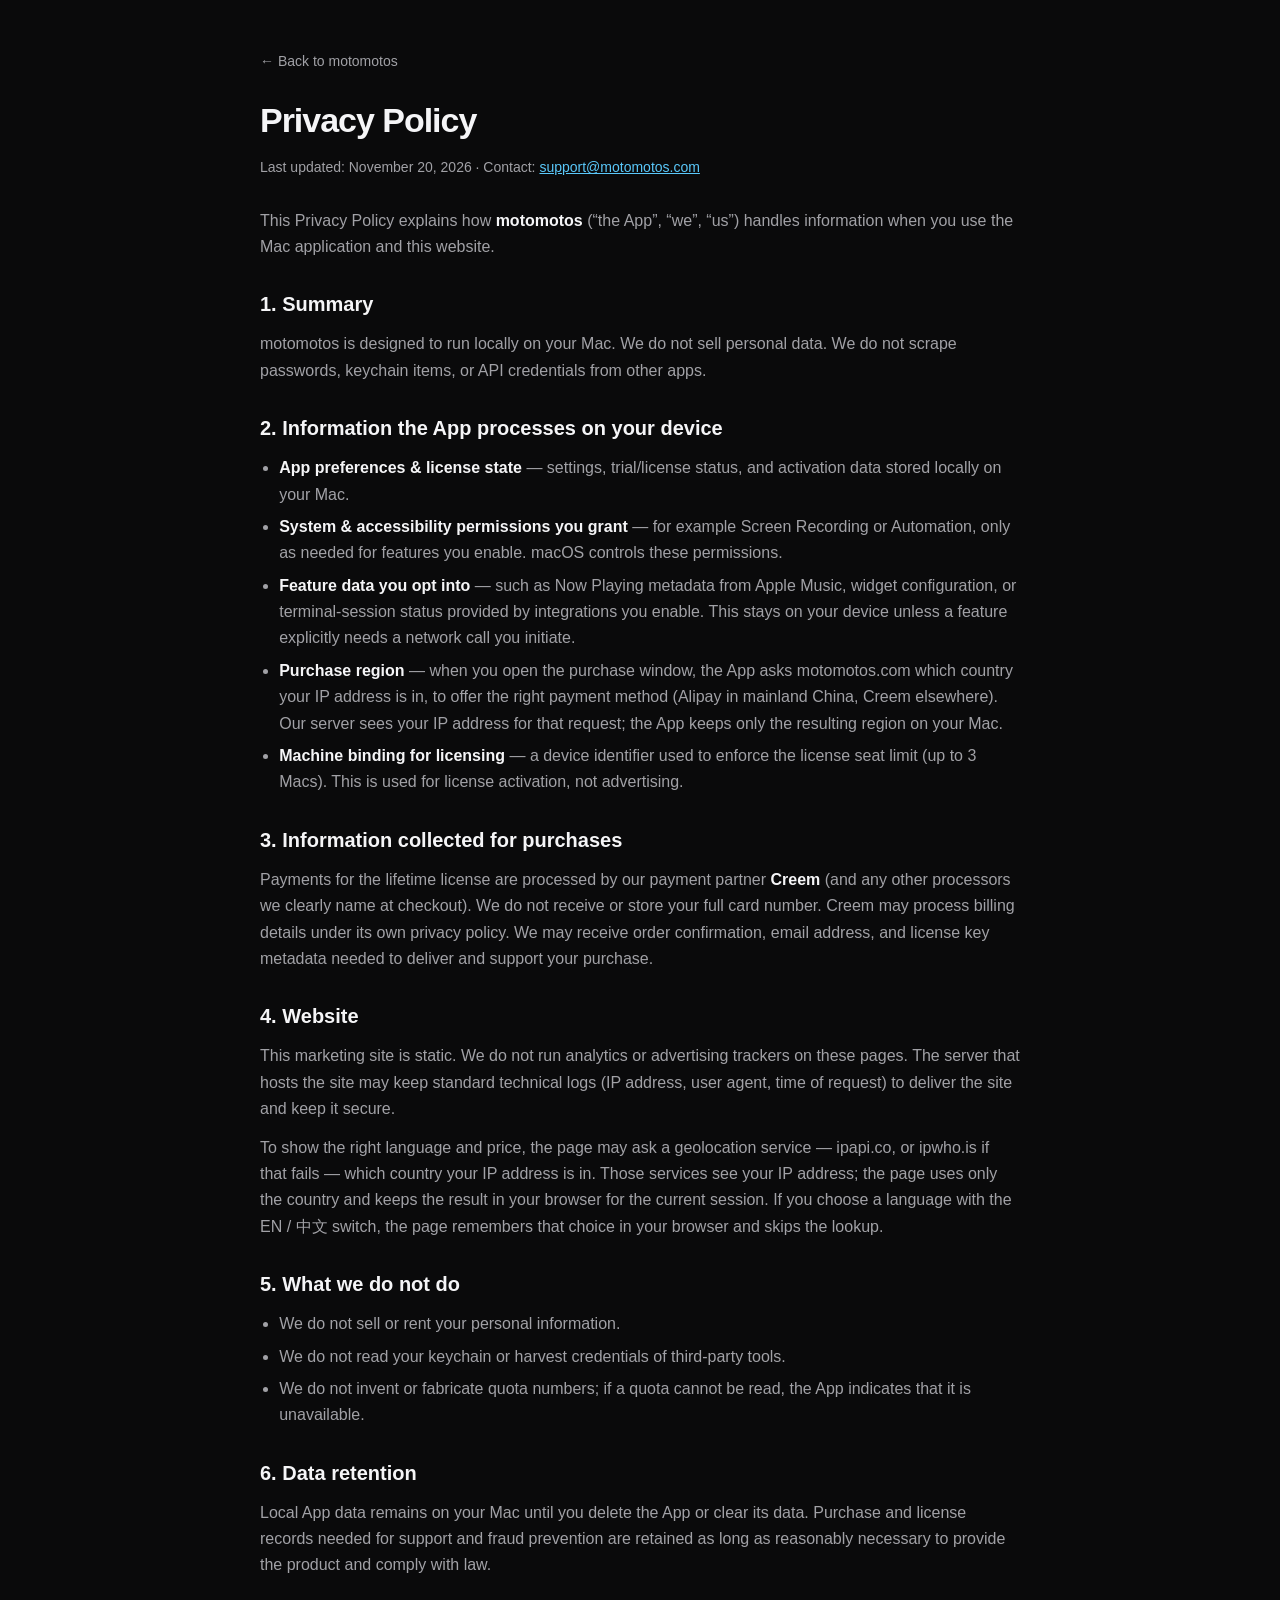
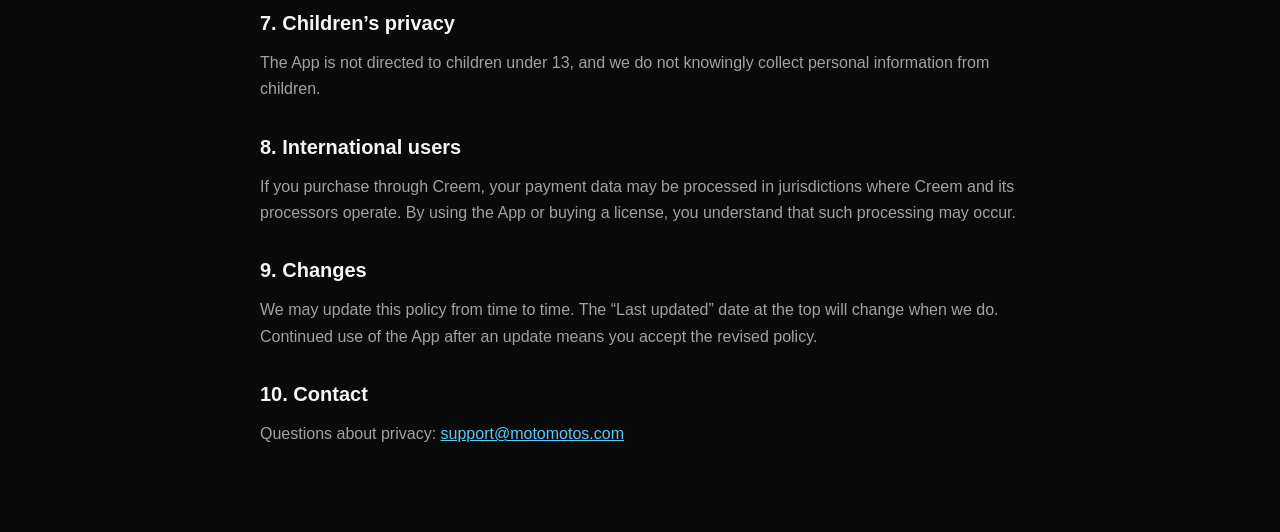
<file: privacy.html>
<!DOCTYPE html>
<html lang="en">
<head>
  <meta charset="utf-8" />
  <meta name="viewport" content="width=device-width, initial-scale=1" />
  <title>Privacy Policy — motomotos</title>
  <meta name="description" content="Privacy Policy for the motomotos Mac app." />
  <link rel="icon" type="image/png" href="assets/icon-256.png" />
  <style>
    :root {
      --bg: #0a0a0b; --text: #f5f5f7; --muted: #a1a1a6; --accent: #5ac8fa; --border: rgba(255,255,255,0.08);
      --font: -apple-system, BlinkMacSystemFont, "SF Pro Text", "Segoe UI", Roboto, Helvetica, Arial, sans-serif;
    }
    * { box-sizing: border-box; margin: 0; padding: 0; }
    body { font-family: var(--font); background: var(--bg); color: var(--text); line-height: 1.65; -webkit-font-smoothing: antialiased; }
    a { color: var(--accent); }
    .wrap { width: min(760px, calc(100% - 40px)); margin: 0 auto; padding: 48px 0 72px; }
    .back { color: var(--muted); font-size: 14px; text-decoration: none; }
    .back:hover { color: var(--text); }
    h1 { font-size: 34px; letter-spacing: -0.03em; margin: 18px 0 8px; }
    .meta { color: var(--muted); font-size: 14px; margin-bottom: 28px; }
    h2 { font-size: 20px; margin: 28px 0 10px; }
    p, li { color: var(--muted); margin-bottom: 12px; }
    ul { padding-left: 1.2em; margin-bottom: 12px; }
    li { margin-bottom: 6px; }
    strong { color: var(--text); font-weight: 600; }
  </style>
</head>
<body>
  <div class="wrap">
    <a class="back" href="index.html">← Back to motomotos</a>
    <h1>Privacy Policy</h1>
    <p class="meta">Last updated: November 20, 2026 · Contact: <a href="mailto:support@motomotos.com">support@motomotos.com</a></p>

    <p>This Privacy Policy explains how <strong>motomotos</strong> (“the App”, “we”, “us”) handles information when you use the Mac application and this website.</p>

    <h2>1. Summary</h2>
    <p>motomotos is designed to run locally on your Mac. We do not sell personal data. We do not scrape passwords, keychain items, or API credentials from other apps.</p>

    <h2>2. Information the App processes on your device</h2>
    <ul>
      <li><strong>App preferences &amp; license state</strong> — settings, trial/license status, and activation data stored locally on your Mac.</li>
      <li><strong>System &amp; accessibility permissions you grant</strong> — for example Screen Recording or Automation, only as needed for features you enable. macOS controls these permissions.</li>
      <li><strong>Feature data you opt into</strong> — such as Now Playing metadata from Apple Music, widget configuration, or terminal-session status provided by integrations you enable. This stays on your device unless a feature explicitly needs a network call you initiate.</li>
      <li><strong>Purchase region</strong> — when you open the purchase window, the App asks motomotos.com which country your IP address is in, to offer the right payment method (Alipay in mainland China, Creem elsewhere). Our server sees your IP address for that request; the App keeps only the resulting region on your Mac.</li>
      <li><strong>Machine binding for licensing</strong> — a device identifier used to enforce the license seat limit (up to 3 Macs). This is used for license activation, not advertising.</li>
    </ul>

    <h2>3. Information collected for purchases</h2>
    <p>Payments for the lifetime license are processed by our payment partner <strong>Creem</strong> (and any other processors we clearly name at checkout). We do not receive or store your full card number. Creem may process billing details under its own privacy policy. We may receive order confirmation, email address, and license key metadata needed to deliver and support your purchase.</p>

    <h2>4. Website</h2>
    <p>This marketing site is static. We do not run analytics or advertising trackers on these pages. The server that hosts the site may keep standard technical logs (IP address, user agent, time of request) to deliver the site and keep it secure.</p>
    <p>To show the right language and price, the page may ask a geolocation service — ipapi.co, or ipwho.is if that fails — which country your IP address is in. Those services see your IP address; the page uses only the country and keeps the result in your browser for the current session. If you choose a language with the EN / 中文 switch, the page remembers that choice in your browser and skips the lookup.</p>

    <h2>5. What we do not do</h2>
    <ul>
      <li>We do not sell or rent your personal information.</li>
      <li>We do not read your keychain or harvest credentials of third-party tools.</li>
      <li>We do not invent or fabricate quota numbers; if a quota cannot be read, the App indicates that it is unavailable.</li>
    </ul>

    <h2>6. Data retention</h2>
    <p>Local App data remains on your Mac until you delete the App or clear its data. Purchase and license records needed for support and fraud prevention are retained as long as reasonably necessary to provide the product and comply with law.</p>

    <h2>7. Children’s privacy</h2>
    <p>The App is not directed to children under 13, and we do not knowingly collect personal information from children.</p>

    <h2>8. International users</h2>
    <p>If you purchase through Creem, your payment data may be processed in jurisdictions where Creem and its processors operate. By using the App or buying a license, you understand that such processing may occur.</p>

    <h2>9. Changes</h2>
    <p>We may update this policy from time to time. The “Last updated” date at the top will change when we do. Continued use of the App after an update means you accept the revised policy.</p>

    <h2>10. Contact</h2>
    <p>Questions about privacy: <a href="mailto:support@motomotos.com">support@motomotos.com</a></p>
  </div>
</body>
</html>
</file>
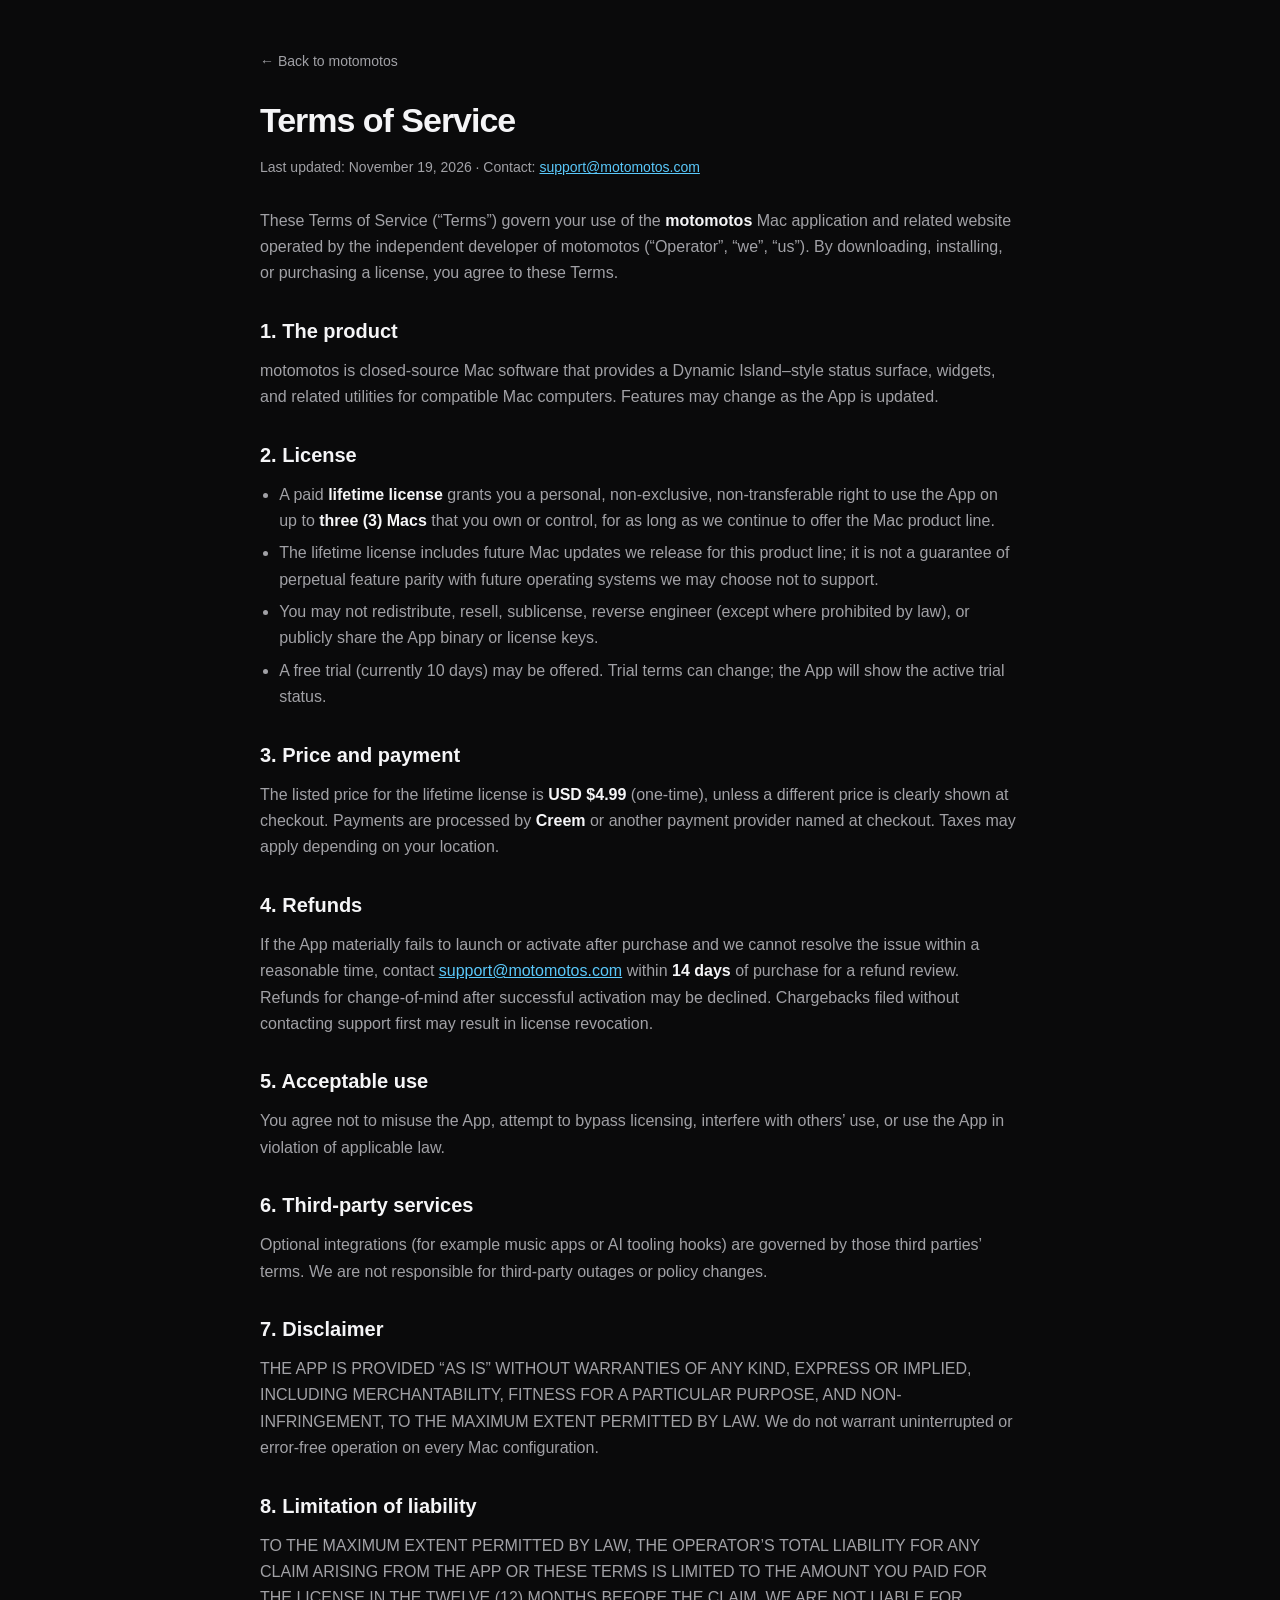
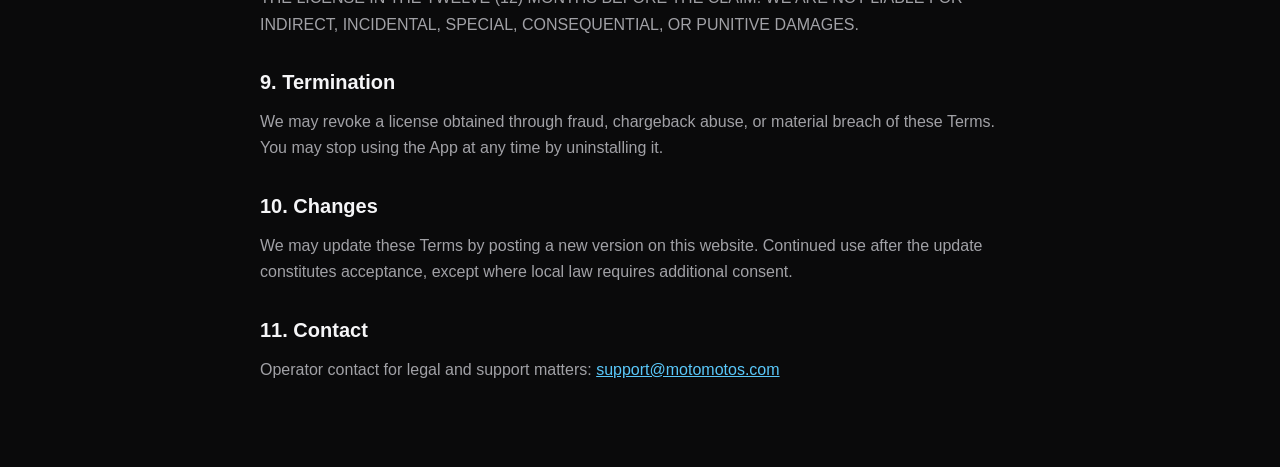
<file: terms.html>
<!DOCTYPE html>
<html lang="en">
<head>
  <meta charset="utf-8" />
  <meta name="viewport" content="width=device-width, initial-scale=1" />
  <title>Terms of Service — motomotos</title>
  <meta name="description" content="Terms of Service for the motomotos Mac app." />
  <link rel="icon" type="image/png" href="assets/icon-256.png" />
  <style>
    :root {
      --bg: #0a0a0b; --text: #f5f5f7; --muted: #a1a1a6; --accent: #5ac8fa;
      --font: -apple-system, BlinkMacSystemFont, "SF Pro Text", "Segoe UI", Roboto, Helvetica, Arial, sans-serif;
    }
    * { box-sizing: border-box; margin: 0; padding: 0; }
    body { font-family: var(--font); background: var(--bg); color: var(--text); line-height: 1.65; -webkit-font-smoothing: antialiased; }
    a { color: var(--accent); }
    .wrap { width: min(760px, calc(100% - 40px)); margin: 0 auto; padding: 48px 0 72px; }
    .back { color: var(--muted); font-size: 14px; text-decoration: none; }
    .back:hover { color: var(--text); }
    h1 { font-size: 34px; letter-spacing: -0.03em; margin: 18px 0 8px; }
    .meta { color: var(--muted); font-size: 14px; margin-bottom: 28px; }
    h2 { font-size: 20px; margin: 28px 0 10px; }
    p, li { color: var(--muted); margin-bottom: 12px; }
    ul { padding-left: 1.2em; margin-bottom: 12px; }
    li { margin-bottom: 6px; }
    strong { color: var(--text); font-weight: 600; }
  </style>
</head>
<body>
  <div class="wrap">
    <a class="back" href="index.html">← Back to motomotos</a>
    <h1>Terms of Service</h1>
    <p class="meta">Last updated: November 19, 2026 · Contact: <a href="mailto:support@motomotos.com">support@motomotos.com</a></p>

    <p>These Terms of Service (“Terms”) govern your use of the <strong>motomotos</strong> Mac application and related website operated by the independent developer of motomotos (“Operator”, “we”, “us”). By downloading, installing, or purchasing a license, you agree to these Terms.</p>

    <h2>1. The product</h2>
    <p>motomotos is closed-source Mac software that provides a Dynamic Island–style status surface, widgets, and related utilities for compatible Mac computers. Features may change as the App is updated.</p>

    <h2>2. License</h2>
    <ul>
      <li>A paid <strong>lifetime license</strong> grants you a personal, non-exclusive, non-transferable right to use the App on up to <strong>three (3) Macs</strong> that you own or control, for as long as we continue to offer the Mac product line.</li>
      <li>The lifetime license includes future Mac updates we release for this product line; it is not a guarantee of perpetual feature parity with future operating systems we may choose not to support.</li>
      <li>You may not redistribute, resell, sublicense, reverse engineer (except where prohibited by law), or publicly share the App binary or license keys.</li>
      <li>A free trial (currently 10 days) may be offered. Trial terms can change; the App will show the active trial status.</li>
    </ul>

    <h2>3. Price and payment</h2>
    <p>The listed price for the lifetime license is <strong>USD $4.99</strong> (one-time), unless a different price is clearly shown at checkout. Payments are processed by <strong>Creem</strong> or another payment provider named at checkout. Taxes may apply depending on your location.</p>

    <h2>4. Refunds</h2>
    <p>If the App materially fails to launch or activate after purchase and we cannot resolve the issue within a reasonable time, contact <a href="mailto:support@motomotos.com">support@motomotos.com</a> within <strong>14 days</strong> of purchase for a refund review. Refunds for change-of-mind after successful activation may be declined. Chargebacks filed without contacting support first may result in license revocation.</p>

    <h2>5. Acceptable use</h2>
    <p>You agree not to misuse the App, attempt to bypass licensing, interfere with others’ use, or use the App in violation of applicable law.</p>

    <h2>6. Third-party services</h2>
    <p>Optional integrations (for example music apps or AI tooling hooks) are governed by those third parties’ terms. We are not responsible for third-party outages or policy changes.</p>

    <h2>7. Disclaimer</h2>
    <p>THE APP IS PROVIDED “AS IS” WITHOUT WARRANTIES OF ANY KIND, EXPRESS OR IMPLIED, INCLUDING MERCHANTABILITY, FITNESS FOR A PARTICULAR PURPOSE, AND NON-INFRINGEMENT, TO THE MAXIMUM EXTENT PERMITTED BY LAW. We do not warrant uninterrupted or error-free operation on every Mac configuration.</p>

    <h2>8. Limitation of liability</h2>
    <p>TO THE MAXIMUM EXTENT PERMITTED BY LAW, THE OPERATOR’S TOTAL LIABILITY FOR ANY CLAIM ARISING FROM THE APP OR THESE TERMS IS LIMITED TO THE AMOUNT YOU PAID FOR THE LICENSE IN THE TWELVE (12) MONTHS BEFORE THE CLAIM. WE ARE NOT LIABLE FOR INDIRECT, INCIDENTAL, SPECIAL, CONSEQUENTIAL, OR PUNITIVE DAMAGES.</p>

    <h2>9. Termination</h2>
    <p>We may revoke a license obtained through fraud, chargeback abuse, or material breach of these Terms. You may stop using the App at any time by uninstalling it.</p>

    <h2>10. Changes</h2>
    <p>We may update these Terms by posting a new version on this website. Continued use after the update constitutes acceptance, except where local law requires additional consent.</p>

    <h2>11. Contact</h2>
    <p>Operator contact for legal and support matters: <a href="mailto:support@motomotos.com">support@motomotos.com</a></p>
  </div>
</body>
</html>
</file>
<file: assets/fonts/jb.css>
/* cyrillic-ext */
@font-face {
  font-family: 'JetBrains Mono';
  font-style: normal;
  font-weight: 400;
  font-display: block;
  src: url(jb1.woff2) format('woff2');
  unicode-range: U+0460-052F, U+1C80-1C8A, U+20B4, U+2DE0-2DFF, U+A640-A69F, U+FE2E-FE2F;
}
/* cyrillic */
@font-face {
  font-family: 'JetBrains Mono';
  font-style: normal;
  font-weight: 400;
  font-display: block;
  src: url(jb5.woff2) format('woff2');
  unicode-range: U+0301, U+0400-045F, U+0490-0491, U+04B0-04B1, U+2116;
}
/* greek */
@font-face {
  font-family: 'JetBrains Mono';
  font-style: normal;
  font-weight: 400;
  font-display: block;
  src: url(jb4.woff2) format('woff2');
  unicode-range: U+0370-0377, U+037A-037F, U+0384-038A, U+038C, U+038E-03A1, U+03A3-03FF;
}
/* vietnamese */
@font-face {
  font-family: 'JetBrains Mono';
  font-style: normal;
  font-weight: 400;
  font-display: block;
  src: url(jb6.woff2) format('woff2');
  unicode-range: U+0102-0103, U+0110-0111, U+0128-0129, U+0168-0169, U+01A0-01A1, U+01AF-01B0, U+0300-0301, U+0303-0304, U+0308-0309, U+0323, U+0329, U+1EA0-1EF9, U+20AB;
}
/* latin-ext */
@font-face {
  font-family: 'JetBrains Mono';
  font-style: normal;
  font-weight: 400;
  font-display: block;
  src: url(jb2.woff2) format('woff2');
  unicode-range: U+0100-02BA, U+02BD-02C5, U+02C7-02CC, U+02CE-02D7, U+02DD-02FF, U+0304, U+0308, U+0329, U+1D00-1DBF, U+1E00-1E9F, U+1EF2-1EFF, U+2020, U+20A0-20AB, U+20AD-20C4, U+2113, U+2C60-2C7F, U+A720-A7FF;
}
/* latin */
@font-face {
  font-family: 'JetBrains Mono';
  font-style: normal;
  font-weight: 400;
  font-display: block;
  src: url(jb3.woff2) format('woff2');
  unicode-range: U+0000-00FF, U+0131, U+0152-0153, U+02BB-02BC, U+02C6, U+02DA, U+02DC, U+0304, U+0308, U+0329, U+2000-206F, U+20AC, U+2122, U+2191, U+2193, U+2212, U+2215, U+FEFF, U+FFFD;
}
/* cyrillic-ext */
@font-face {
  font-family: 'JetBrains Mono';
  font-style: normal;
  font-weight: 500;
  font-display: block;
  src: url(jb1.woff2) format('woff2');
  unicode-range: U+0460-052F, U+1C80-1C8A, U+20B4, U+2DE0-2DFF, U+A640-A69F, U+FE2E-FE2F;
}
/* cyrillic */
@font-face {
  font-family: 'JetBrains Mono';
  font-style: normal;
  font-weight: 500;
  font-display: block;
  src: url(jb5.woff2) format('woff2');
  unicode-range: U+0301, U+0400-045F, U+0490-0491, U+04B0-04B1, U+2116;
}
/* greek */
@font-face {
  font-family: 'JetBrains Mono';
  font-style: normal;
  font-weight: 500;
  font-display: block;
  src: url(jb4.woff2) format('woff2');
  unicode-range: U+0370-0377, U+037A-037F, U+0384-038A, U+038C, U+038E-03A1, U+03A3-03FF;
}
/* vietnamese */
@font-face {
  font-family: 'JetBrains Mono';
  font-style: normal;
  font-weight: 500;
  font-display: block;
  src: url(jb6.woff2) format('woff2');
  unicode-range: U+0102-0103, U+0110-0111, U+0128-0129, U+0168-0169, U+01A0-01A1, U+01AF-01B0, U+0300-0301, U+0303-0304, U+0308-0309, U+0323, U+0329, U+1EA0-1EF9, U+20AB;
}
/* latin-ext */
@font-face {
  font-family: 'JetBrains Mono';
  font-style: normal;
  font-weight: 500;
  font-display: block;
  src: url(jb2.woff2) format('woff2');
  unicode-range: U+0100-02BA, U+02BD-02C5, U+02C7-02CC, U+02CE-02D7, U+02DD-02FF, U+0304, U+0308, U+0329, U+1D00-1DBF, U+1E00-1E9F, U+1EF2-1EFF, U+2020, U+20A0-20AB, U+20AD-20C4, U+2113, U+2C60-2C7F, U+A720-A7FF;
}
/* latin */
@font-face {
  font-family: 'JetBrains Mono';
  font-style: normal;
  font-weight: 500;
  font-display: block;
  src: url(jb3.woff2) format('woff2');
  unicode-range: U+0000-00FF, U+0131, U+0152-0153, U+02BB-02BC, U+02C6, U+02DA, U+02DC, U+0304, U+0308, U+0329, U+2000-206F, U+20AC, U+2122, U+2191, U+2193, U+2212, U+2215, U+FEFF, U+FFFD;
}
/* cyrillic-ext */
@font-face {
  font-family: 'JetBrains Mono';
  font-style: normal;
  font-weight: 700;
  font-display: block;
  src: url(jb1.woff2) format('woff2');
  unicode-range: U+0460-052F, U+1C80-1C8A, U+20B4, U+2DE0-2DFF, U+A640-A69F, U+FE2E-FE2F;
}
/* cyrillic */
@font-face {
  font-family: 'JetBrains Mono';
  font-style: normal;
  font-weight: 700;
  font-display: block;
  src: url(jb5.woff2) format('woff2');
  unicode-range: U+0301, U+0400-045F, U+0490-0491, U+04B0-04B1, U+2116;
}
/* greek */
@font-face {
  font-family: 'JetBrains Mono';
  font-style: normal;
  font-weight: 700;
  font-display: block;
  src: url(jb4.woff2) format('woff2');
  unicode-range: U+0370-0377, U+037A-037F, U+0384-038A, U+038C, U+038E-03A1, U+03A3-03FF;
}
/* vietnamese */
@font-face {
  font-family: 'JetBrains Mono';
  font-style: normal;
  font-weight: 700;
  font-display: block;
  src: url(jb6.woff2) format('woff2');
  unicode-range: U+0102-0103, U+0110-0111, U+0128-0129, U+0168-0169, U+01A0-01A1, U+01AF-01B0, U+0300-0301, U+0303-0304, U+0308-0309, U+0323, U+0329, U+1EA0-1EF9, U+20AB;
}
/* latin-ext */
@font-face {
  font-family: 'JetBrains Mono';
  font-style: normal;
  font-weight: 700;
  font-display: block;
  src: url(jb2.woff2) format('woff2');
  unicode-range: U+0100-02BA, U+02BD-02C5, U+02C7-02CC, U+02CE-02D7, U+02DD-02FF, U+0304, U+0308, U+0329, U+1D00-1DBF, U+1E00-1E9F, U+1EF2-1EFF, U+2020, U+20A0-20AB, U+20AD-20C4, U+2113, U+2C60-2C7F, U+A720-A7FF;
}
/* latin */
@font-face {
  font-family: 'JetBrains Mono';
  font-style: normal;
  font-weight: 700;
  font-display: block;
  src: url(jb3.woff2) format('woff2');
  unicode-range: U+0000-00FF, U+0131, U+0152-0153, U+02BB-02BC, U+02C6, U+02DA, U+02DC, U+0304, U+0308, U+0329, U+2000-206F, U+20AC, U+2122, U+2191, U+2193, U+2212, U+2215, U+FEFF, U+FFFD;
}
/* cyrillic-ext */
@font-face {
  font-family: 'JetBrains Mono';
  font-style: normal;
  font-weight: 800;
  font-display: block;
  src: url(jb1.woff2) format('woff2');
  unicode-range: U+0460-052F, U+1C80-1C8A, U+20B4, U+2DE0-2DFF, U+A640-A69F, U+FE2E-FE2F;
}
/* cyrillic */
@font-face {
  font-family: 'JetBrains Mono';
  font-style: normal;
  font-weight: 800;
  font-display: block;
  src: url(jb5.woff2) format('woff2');
  unicode-range: U+0301, U+0400-045F, U+0490-0491, U+04B0-04B1, U+2116;
}
/* greek */
@font-face {
  font-family: 'JetBrains Mono';
  font-style: normal;
  font-weight: 800;
  font-display: block;
  src: url(jb4.woff2) format('woff2');
  unicode-range: U+0370-0377, U+037A-037F, U+0384-038A, U+038C, U+038E-03A1, U+03A3-03FF;
}
/* vietnamese */
@font-face {
  font-family: 'JetBrains Mono';
  font-style: normal;
  font-weight: 800;
  font-display: block;
  src: url(jb6.woff2) format('woff2');
  unicode-range: U+0102-0103, U+0110-0111, U+0128-0129, U+0168-0169, U+01A0-01A1, U+01AF-01B0, U+0300-0301, U+0303-0304, U+0308-0309, U+0323, U+0329, U+1EA0-1EF9, U+20AB;
}
/* latin-ext */
@font-face {
  font-family: 'JetBrains Mono';
  font-style: normal;
  font-weight: 800;
  font-display: block;
  src: url(jb2.woff2) format('woff2');
  unicode-range: U+0100-02BA, U+02BD-02C5, U+02C7-02CC, U+02CE-02D7, U+02DD-02FF, U+0304, U+0308, U+0329, U+1D00-1DBF, U+1E00-1E9F, U+1EF2-1EFF, U+2020, U+20A0-20AB, U+20AD-20C4, U+2113, U+2C60-2C7F, U+A720-A7FF;
}
/* latin */
@font-face {
  font-family: 'JetBrains Mono';
  font-style: normal;
  font-weight: 800;
  font-display: block;
  src: url(jb3.woff2) format('woff2');
  unicode-range: U+0000-00FF, U+0131, U+0152-0153, U+02BB-02BC, U+02C6, U+02DA, U+02DC, U+0304, U+0308, U+0329, U+2000-206F, U+20AC, U+2122, U+2191, U+2193, U+2212, U+2215, U+FEFF, U+FFFD;
}
</file>
<file: css/v2.css>
/* motomotos.com — 2026-10 redesign, after the motomotos 2.0 island. One black shape on a dark stage, soft
   coloured light, big type. Fonts are the system's (PingFang / SF) plus the bundled JetBrains Mono. */

:root {
  --bg: #0B0B0D;
  --bg2: #111114;
  --ink: #F4F2EE;
  --ink2: rgba(244, 242, 238, .62);
  --ink3: rgba(244, 242, 238, .38);
  --line: rgba(255, 255, 255, .08);
  --blue: #4DA3FF; --violet: #8B5CFF; --pink: #FF6AD5; --amber: #FFB020; --green: #34C759; --red: #FF453A; --coral: #FF6A55;
  --sans: -apple-system, BlinkMacSystemFont, "SF Pro Display", "PingFang SC", "Hiragino Sans GB", "Microsoft YaHei", system-ui, sans-serif;
  --mono: "JetBrains Mono", ui-monospace, SFMono-Regular, Menlo, monospace;
  --ease: cubic-bezier(.22, 1, .36, 1);
  --pad: clamp(20px, 5vw, 72px);
}
* { box-sizing: border-box; }
html { scroll-behavior: smooth; -webkit-text-size-adjust: 100%; }
body { margin: 0; background: var(--bg); color: var(--ink); font: 16px/1.6 var(--sans); -webkit-font-smoothing: antialiased; overflow-x: hidden; }
a { color: inherit; text-decoration: none; }
img { display: block; max-width: 100%; }
.mono { font-family: var(--mono); }
.dim { color: var(--ink3); }
em { font-style: normal; background: linear-gradient(92deg, #7DB8FF, #B48CFF 45%, #FF8FD8 80%); -webkit-background-clip: text; background-clip: text; color: transparent; }

/* ---------- menu bar ---------- */
.bar { position: fixed; inset: 0 0 auto; z-index: 50; height: 56px; display: flex; align-items: center; gap: 28px; padding: 0 var(--pad);
  background: rgba(11, 11, 13, .55); backdrop-filter: saturate(160%) blur(18px); -webkit-backdrop-filter: saturate(160%) blur(18px); border-bottom: 1px solid var(--line); }
.bar .brand { display: flex; align-items: center; gap: 10px; font-weight: 600; letter-spacing: -.01em; }
.bar .brand img { width: 24px; height: 24px; border-radius: 6px; }
.bar nav { display: flex; gap: 24px; margin-left: 12px; font-size: 14px; color: var(--ink2); }
.bar nav a:hover { color: var(--ink); }
.bar .right { margin-left: auto; display: flex; align-items: center; gap: 12px; }
.lang { height: 32px; padding: 0 4px; border-radius: 16px; border: 1px solid var(--line); background: transparent; color: var(--ink3); font: 12px var(--mono); cursor: pointer; display: flex; align-items: center; gap: 2px; }
.lang span { padding: 3px 8px; border-radius: 12px; }
.lang span.on { background: rgba(255, 255, 255, .1); color: var(--ink); }
.btn { display: inline-flex; align-items: center; justify-content: center; gap: 10px; height: 48px; padding: 0 24px; border-radius: 24px; font-size: 15px; font-weight: 600; cursor: pointer; border: 0; transition: transform .3s var(--ease), box-shadow .3s var(--ease), background .3s; }
.btn:hover { transform: translateY(-1px); }
.btn-primary { background: #fff; color: #0B0B0D; box-shadow: 0 0 0 0 rgba(125, 184, 255, 0); }
.btn-primary:hover { box-shadow: 0 10px 40px rgba(125, 184, 255, .35); }
.btn-ghost { background: rgba(255, 255, 255, .08); color: var(--ink); box-shadow: inset 0 0 0 1px rgba(255, 255, 255, .12); }
.btn-sm { height: 34px; padding: 0 16px; font-size: 13px; }
.btn svg { width: 16px; height: 16px; fill: none; stroke: currentColor; stroke-width: 2; stroke-linecap: round; stroke-linejoin: round; }

/* ---------- ambient light ---------- */
.blobs { position: absolute; inset: 0; overflow: hidden; pointer-events: none; z-index: 0; }
.blobs i { position: absolute; border-radius: 50%; filter: blur(90px); animation: drift 16s ease-in-out infinite; }
.blobs i:nth-child(1) { left: 6%; top: 18%; width: 520px; height: 520px; background: rgba(77, 90, 255, .22); }
.blobs i:nth-child(2) { right: 4%; top: 26%; width: 560px; height: 560px; background: rgba(255, 106, 85, .14); animation-delay: -6s; }
.blobs i:nth-child(3) { left: 38%; top: 58%; width: 420px; height: 420px; background: rgba(52, 199, 160, .10); animation-delay: -11s; }
@keyframes drift { 0%, 100% { transform: translate(0, 0); } 50% { transform: translate(30px, -24px); } }

/* ---------- hero ---------- */
.hero { position: relative; padding: 56px 0 0; min-height: 100vh; overflow: hidden; }
.screen { position: relative; z-index: 1; margin: 0 auto; width: min(1240px, calc(100% - 2 * var(--pad))); }
.screen .menu { height: 34px; border-radius: 14px 14px 0 0; background: rgba(255, 255, 255, .045); border: 1px solid var(--line); border-bottom: 0; display: flex; align-items: center; padding: 0 18px; gap: 16px; font: 12px var(--mono); color: var(--ink3); }
.screen .menu .apple { width: 12px; height: 12px; border-radius: 3px; background: rgba(255, 255, 255, .2); }
.screen .menu .tick { margin-left: auto; }
.stagebox { position: relative; height: calc(640px * var(--k, 1)); border: 1px solid var(--line); border-top: 0; border-radius: 0 0 22px 22px; background: radial-gradient(120% 80% at 50% 0%, rgba(255, 255, 255, .035), rgba(255, 255, 255, 0) 60%); overflow: hidden; }
.stage { position: absolute; left: 50%; top: 0; width: 1240px; height: 640px; margin-left: -620px; transform-origin: 50% 0; transform: scale(var(--k, 1)); }
.chips { position: relative; z-index: 2; display: flex; flex-wrap: wrap; justify-content: center; gap: 8px; margin: 22px auto 0; max-width: 980px; padding: 0 var(--pad); }
.chip { height: 34px; padding: 0 14px; border-radius: 17px; border: 1px solid var(--line); background: rgba(255, 255, 255, .03); color: var(--ink2); font: 13px var(--sans); cursor: pointer; transition: all .25s var(--ease); }
.chip:hover { color: var(--ink); border-color: rgba(255, 255, 255, .2); }
.chip.on { background: var(--ink); color: #0B0B0D; border-color: var(--ink); }
.chip .p { display: inline-block; width: 0; height: 2px; background: currentColor; vertical-align: middle; margin-left: 0; transition: none; }
.hero-copy { position: relative; z-index: 2; text-align: center; padding: 64px var(--pad) 96px; }
.eyebrow { font: 12px/1 var(--mono); letter-spacing: .08em; color: var(--ink3); text-transform: uppercase; margin: 0 0 18px; }
.display { margin: 0; font-size: clamp(44px, 7.4vw, 104px); line-height: 1.02; letter-spacing: -.04em; font-weight: 700; }
.lede { max-width: 720px; margin: 26px auto 0; font-size: clamp(16px, 1.5vw, 19px); color: var(--ink2); }
.ctas { display: flex; flex-wrap: wrap; gap: 12px; justify-content: center; margin-top: 34px; }
.meta { margin-top: 18px; font: 12px var(--mono); color: var(--ink3); }

/* ---------- sections ---------- */
section { position: relative; padding: clamp(80px, 12vw, 160px) var(--pad); }
.head { max-width: 1100px; margin: 0 auto 56px; }
.head.center { text-align: center; }
.h2 { margin: 0; font-size: clamp(34px, 4.8vw, 64px); line-height: 1.08; letter-spacing: -.035em; font-weight: 700; }
.sub { max-width: 640px; margin-top: 20px; color: var(--ink2); font-size: 17px; }
.head.center .sub { margin-left: auto; margin-right: auto; }
.wrap { max-width: 1100px; margin: 0 auto; }
.reveal { opacity: 0; transform: translateY(18px); transition: opacity .8s var(--ease), transform .8s var(--ease); }
.reveal.in { opacity: 1; transform: none; }

/* agents */
.agents { display: grid; grid-template-columns: 1.05fr .95fr; gap: 48px; align-items: center; }
.alist { display: grid; grid-template-columns: repeat(3, 1fr); gap: 10px; margin-top: 28px; }
.alist li { list-style: none; display: flex; align-items: center; gap: 10px; height: 52px; padding: 0 14px; border-radius: 14px; background: rgba(255, 255, 255, .04); box-shadow: inset 0 0 0 1px var(--line); font-size: 14px; font-weight: 600; }
.alist li i { width: 10px; height: 10px; border-radius: 50%; background: var(--c); box-shadow: 0 0 12px var(--c); flex: none; }
.alist { padding: 0; margin-bottom: 0; }
.points { margin: 28px 0 0; padding: 0; display: grid; gap: 14px; }
.points li { list-style: none; position: relative; padding-left: 26px; color: var(--ink2); }
.points li b { color: var(--ink); font-weight: 600; }
.points li::before { content: ""; position: absolute; left: 4px; top: 10px; width: 8px; height: 8px; border-radius: 50%; background: linear-gradient(135deg, #7DB8FF, #FF8FD8); }
.cardshot { position: relative; border-radius: 34px; padding: 22px; background: linear-gradient(180deg, rgba(255, 255, 255, .06), rgba(255, 255, 255, .02)); box-shadow: inset 0 0 0 1px var(--line), 0 40px 120px rgba(0, 0, 0, .5); }
.cardshot img { border-radius: 22px; width: 100%; }
.cardshot .halo { position: absolute; inset: 10% 8%; z-index: -1; filter: blur(60px); background: radial-gradient(closest-side, rgba(255, 176, 32, .35), rgba(255, 176, 32, 0)); }

/* moments: small stages, one state each */
.moments { display: grid; grid-template-columns: repeat(3, 1fr); gap: 18px; }
.moment { position: relative; border-radius: 26px; overflow: hidden; background: var(--bg2); box-shadow: inset 0 0 0 1px var(--line); }
.moment .mstage { position: relative; height: 190px; overflow: hidden; background: radial-gradient(90% 120% at 50% 0%, rgba(255, 255, 255, .05), rgba(255, 255, 255, 0) 70%); }
.moment .mstage .stage { --k: .46; height: 640px; }
.moment .mtext { padding: 18px 22px 22px; border-top: 1px solid var(--line); }
.moment h3 { margin: 0; font-size: 17px; letter-spacing: -.01em; }
.moment p { margin: 6px 0 0; color: var(--ink2); font-size: 14px; line-height: 1.55; }
.moment .replay { position: absolute; right: 16px; bottom: 18px; z-index: 5; font: 11px var(--mono); color: var(--ink3); background: rgba(255, 255, 255, .06); border: 0; border-radius: 10px; padding: 4px 9px; cursor: pointer; }

/* widgets: the default panel, card by card */
.panel { display: grid; grid-template-columns: 1fr 1fr 1fr; grid-auto-rows: minmax(0, auto); gap: 18px; }
.wcard { border-radius: 28px; background: var(--bg2); box-shadow: inset 0 0 0 1px var(--line); overflow: hidden; display: flex; flex-direction: column; }
.wcard .img { padding: 18px 18px 0; }
.wcard .img img { width: 100%; border-radius: 20px; }
.wcard .txt { padding: 16px 22px 22px; }
.wcard h3 { margin: 0; font-size: 17px; }
.wcard p { margin: 6px 0 0; font-size: 14px; color: var(--ink2); }
.wcard.text { justify-content: flex-end; padding: 26px; background: linear-gradient(160deg, rgba(139, 92, 255, .14), rgba(77, 163, 255, .05) 60%, var(--bg2)); }
.wcard.text .big { font-size: 56px; font-weight: 700; letter-spacing: -.04em; line-height: 1; }
.tags { display: flex; flex-wrap: wrap; gap: 8px; margin-top: 14px; }
.tags span { font-size: 12px; color: var(--ink2); padding: 5px 10px; border-radius: 10px; background: rgba(255, 255, 255, .06); }

/* cat */
.cat { display: grid; grid-template-columns: 340px 1fr; gap: 40px; align-items: center; }
.moods { padding: 0; margin: 0; display: grid; grid-template-columns: 1fr 1fr; gap: 6px; }
.moods li { list-style: none; display: flex; align-items: baseline; gap: 10px; padding: 10px 12px; border-radius: 12px; cursor: pointer; color: var(--ink2); transition: background .2s, color .2s; }
.moods li .n { font: 11px var(--mono); color: var(--ink3); }
.moods li.on, .moods li:hover { background: rgba(255, 255, 255, .06); color: var(--ink); }
.catstage { position: relative; aspect-ratio: 1.4; border-radius: 34px; background: radial-gradient(60% 60% at 50% 55%, rgba(255, 176, 120, .16), rgba(255, 255, 255, 0)), var(--bg2); box-shadow: inset 0 0 0 1px var(--line); display: grid; place-items: center; }
.catstage img { width: 62%; transition: opacity .25s, transform .5s var(--ease); }
.catstage p { position: absolute; bottom: 22px; left: 0; right: 0; text-align: center; margin: 0; font: 13px var(--mono); color: var(--ink2); }

/* pricing */
.price { max-width: 520px; margin: 0 auto; border-radius: 36px; padding: 40px; text-align: center; background: linear-gradient(180deg, rgba(255, 255, 255, .07), rgba(255, 255, 255, .02)); box-shadow: inset 0 0 0 1px rgba(255, 255, 255, .1), 0 40px 120px rgba(77, 90, 255, .18); }
.price .trial { color: var(--ink2); margin: 0; }
.price .amount { margin: 14px 0 8px; display: flex; align-items: baseline; justify-content: center; gap: 10px; }
.price .num { font-size: 72px; font-weight: 700; letter-spacing: -.04em; }
.price .unit { color: var(--ink2); }
.checks { padding: 0; margin: 22px 0 28px; display: grid; gap: 10px; text-align: left; }
.checks li { list-style: none; padding-left: 28px; position: relative; color: var(--ink2); }
.checks li::before { content: ""; position: absolute; left: 4px; top: 7px; width: 12px; height: 7px; border-left: 2px solid var(--green); border-bottom: 2px solid var(--green); transform: rotate(-45deg); }
.price .wide { width: 100%; }
.fine { font-size: 13px; color: var(--ink3); margin: 14px 0 0; }

/* install */
.install { display: grid; grid-template-columns: 1fr 1fr; gap: 48px; align-items: start; }
.steps { padding: 0; margin: 28px 0 0; counter-reset: s; display: grid; gap: 14px; }
.steps li { list-style: none; counter-increment: s; display: grid; grid-template-columns: 36px 1fr; gap: 12px; align-items: baseline; color: var(--ink2); }
.steps li::before { content: counter(s, decimal-leading-zero); font: 12px var(--mono); color: var(--ink3); }
.term { border-radius: 20px; background: #050506; box-shadow: inset 0 0 0 1px var(--line); overflow: hidden; }
.term .tb { height: 36px; display: flex; align-items: center; gap: 7px; padding: 0 14px; border-bottom: 1px solid var(--line); }
.term .tb i { width: 11px; height: 11px; border-radius: 50%; background: rgba(255, 255, 255, .14); }
.term .tb span { margin-left: 8px; font: 11px var(--mono); color: var(--ink3); }
.term pre { margin: 0; padding: 18px; font: 13px/1.7 var(--mono); color: var(--ink); white-space: pre-wrap; word-break: break-all; }
.term .copy { margin: 0 18px 18px; }
.dl { display: flex; align-items: center; gap: 18px; padding: 22px; border-radius: 24px; background: rgba(255, 255, 255, .04); box-shadow: inset 0 0 0 1px var(--line); margin-top: 28px; }
.dl img { width: 56px; height: 56px; border-radius: 14px; }
.dl .t { flex: 1; }
.dl .t b { display: block; }
.dl .t span { font-size: 13px; color: var(--ink3); }

/* faq */
.qa { max-width: 860px; margin: 0 auto; border-top: 1px solid var(--line); }
.qa details { border-bottom: 1px solid var(--line); padding: 22px 4px; }
.qa summary { cursor: pointer; list-style: none; font-size: 18px; font-weight: 600; display: flex; justify-content: space-between; gap: 20px; }
.qa summary::-webkit-details-marker { display: none; }
.qa summary::after { content: "+"; color: var(--ink3); font-weight: 400; transition: transform .3s var(--ease); }
.qa details[open] summary::after { transform: rotate(45deg); }
.qa p { margin: 12px 0 0; color: var(--ink2); }

/* footer */
footer { padding: 80px var(--pad) 48px; border-top: 1px solid var(--line); }
footer .wm { font-size: clamp(56px, 14vw, 200px); font-weight: 700; letter-spacing: -.06em; line-height: .9; background: linear-gradient(180deg, rgba(255, 255, 255, .16), rgba(255, 255, 255, 0)); -webkit-background-clip: text; background-clip: text; color: transparent; }
footer .row { display: flex; flex-wrap: wrap; justify-content: space-between; gap: 18px; margin-top: 28px; color: var(--ink2); font-size: 14px; }
footer nav { display: flex; gap: 20px; flex-wrap: wrap; }
footer .legal { margin-top: 18px; font-size: 12px; color: var(--ink3); }
footer .legal a { color: var(--ink3); }

/* ---------- the island (js/island.js) ---------- */
.isl { position: absolute; inset: 0; font-family: var(--sans); color: #fff; }
.isl-goo { position: absolute; inset: 0 0 auto; height: 700px; z-index: 2; pointer-events: none; }
.isl-shape, .isl-bshape { position: absolute; left: 50%; top: -40px; background: #000; }
.isl-bshape { width: 64px; height: 104px; border-radius: 0 0 32px 32px; }
.isl-glow { position: absolute; left: 50%; top: -10px; z-index: 1; }
.isl-bglow { position: absolute; left: 50%; top: -6px; width: 80px; height: 80px; border-radius: 40px; z-index: 1; filter: blur(16px); background: #E8735A; }
.isl-bubble { position: absolute; left: 50%; top: 0; width: 64px; height: 64px; z-index: 3; }
.isl-bubble svg { position: absolute; left: 0; top: 0; }
.isl-bubble .cover { position: absolute; left: 17px; top: 15px; }
.isl-body { position: absolute; left: 50%; top: 0; overflow: hidden; z-index: 3; }
.isl-sweep { position: absolute; left: 0; top: 0; width: 30%; height: 100%; pointer-events: none; opacity: 0; background: linear-gradient(90deg, rgba(255, 255, 255, 0), rgba(255, 255, 255, .09), rgba(255, 255, 255, 0)); }
.isl-sweep.go { animation: isl-sweep 1.1s ease-out .3s 1; }
.isl-cat { position: absolute; z-index: 2; }
.isl-cat img { position: absolute; inset: 0; width: 100%; height: 100%; object-fit: contain; transition: opacity .22s ease, filter .22s ease; }
.isl .ear { position: absolute; right: 24px; top: 0; height: 64px; display: flex; align-items: center; gap: 10px; font-size: 13px; font-weight: 500; }
.isl .ear .dim { color: rgba(255, 255, 255, .46); }
.isl .ear .mid { color: rgba(255, 255, 255, .62); }
.isl .strong { color: #fff; font-weight: 600; }
.isl .spin { animation: isl-spin 1s linear infinite; }
.isl .cover { width: 30px; height: 30px; border-radius: 8px; background: #D9674E; position: relative; overflow: hidden; }
.isl .cover i { position: absolute; left: 9px; top: 9px; width: 12px; height: 12px; border-radius: 6px; background: #F2C9B8; }
.isl .cover.sm { border-radius: 15px; }
.isl .cover.glow { box-shadow: 0 0 18px rgba(217, 103, 78, .55); overflow: visible; }
.isl .cover.lg { width: 58px; height: 58px; border-radius: 14px; flex: none; box-shadow: 0 8px 26px rgba(217, 103, 78, .45); }
.isl .cover.lg i { left: 18px; top: 18px; width: 22px; height: 22px; border-radius: 11px; }
.isl .wave { display: flex; align-items: center; gap: 3px; height: 20px; }
.isl .wave i { width: 3px; height: 20px; border-radius: 2px; background: #fff; animation: isl-wave .8s ease-in-out infinite; }
.isl .wave.sm { height: 16px; margin-top: 6px; }
.isl .wave.sm i { height: 14px; background: rgba(255, 255, 255, .7); }
.isl .fill { position: absolute; inset: 0; }
.isl .mark { position: absolute; left: 128px; top: 40px; }
.isl .mark.ok { filter: drop-shadow(0 0 8px rgba(52, 199, 89, .7)); }
.isl .mark.bad { filter: drop-shadow(0 0 8px rgba(255, 69, 58, .7)); }
.isl .ln { position: absolute; left: 190px; overflow: hidden; white-space: nowrap; }
.isl .ln.l1 { top: 34px; height: 26px; font-size: 18px; font-weight: 600; line-height: 26px; }
.isl .ln.l2 { top: 64px; height: 22px; font-size: 14px; line-height: 22px; color: rgba(255, 255, 255, .52); }
.isl .ln.w1 { left: 124px; top: 28px; height: 28px; font-size: 20px; font-weight: 600; line-height: 28px; }
.isl .ln.w2 { left: 124px; top: 60px; height: 22px; font-size: 14px; line-height: 22px; color: rgba(255, 255, 255, .5); }
.isl .pill { position: absolute; right: 30px; top: 42px; height: 40px; padding: 0 20px; border-radius: 20px; background: rgba(255, 255, 255, .13); font-size: 14px; font-weight: 500; display: flex; align-items: center; }
.isl .wtag { position: absolute; right: 34px; top: 36px; display: flex; align-items: center; gap: 8px; color: var(--amber); font-size: 13px; font-weight: 500; }
.isl .wtag i { width: 8px; height: 8px; border-radius: 4px; background: var(--amber); box-shadow: 0 0 10px var(--amber); animation: isl-blink 1.6s ease-in-out infinite; }
.isl .code { position: absolute; left: 30px; right: 30px; top: 108px; height: 112px; border-radius: 20px; background: rgba(255, 255, 255, .07); padding: 18px 22px; font-size: 15px; line-height: 26px; }
.isl .code .c2 { color: rgba(255, 255, 255, .72); }
.isl .code .c3 { color: rgba(255, 255, 255, .38); }
.isl .acts { position: absolute; left: 34px; right: 30px; bottom: 30px; display: flex; align-items: center; justify-content: space-between; font-size: 14px; }
.isl .acts > div { display: flex; gap: 12px; }
.isl .acts .b { display: inline-flex; align-items: center; justify-content: center; width: 112px; height: 46px; border-radius: 23px; background: rgba(255, 255, 255, .12); font-size: 15px; font-weight: 500; }
.isl .acts .b.ok { background: #fff; color: #000; font-weight: 600; box-shadow: 0 0 24px rgba(255, 176, 32, .45); }
.isl .band { position: absolute; left: 50%; top: 0; width: 960px; height: 148px; margin-left: -480px; }
.isl .band .m { position: absolute; }
.isl .band .row { display: flex; align-items: center; gap: 12px; }
.isl .band .sep { position: absolute; top: 38px; width: 1px; height: 72px; background: rgba(255, 255, 255, .1); }
.isl .t1 { font-size: 17px; font-weight: 600; line-height: 24px; }
.isl .t2 { font-size: 13px; font-weight: 500; line-height: 20px; }
.isl .amber { color: var(--amber); }
.isl .t3 { font-size: 12px; color: rgba(255, 255, 255, .5); line-height: 18px; white-space: nowrap; }
.isl .t4 { font-size: 12px; color: rgba(255, 255, 255, .34); line-height: 18px; white-space: nowrap; }
.isl .big { font-size: 20px; font-weight: 600; line-height: 26px; white-space: nowrap; }
.isl .song { font-size: 15px; font-weight: 600; line-height: 22px; white-space: nowrap; }
.isl .clock { font-size: 36px; font-weight: 600; line-height: 40px; letter-spacing: -.5px; font-variant-numeric: tabular-nums; }
.isl .m5 { text-align: center; }
.isl .coins { display: flex; margin-top: 10px; }
.isl .coins span { width: 24px; height: 24px; border-radius: 12px; background: #2A2A2C; border: 2px solid #000; font-size: 11px; font-weight: 600; display: inline-flex; align-items: center; justify-content: center; margin-left: -6px; box-shadow: 0 0 0 1.5px rgba(77, 163, 255, .7); }
.isl .coins span:first-child { margin-left: 0; }
.isl .lower { position: absolute; left: 50%; top: 162px; width: 1040px; height: 420px; margin-left: -520px; }
.isl .hair { position: absolute; left: 0; top: 0; width: 100%; height: 1px; background: linear-gradient(90deg, rgba(255, 255, 255, 0), rgba(255, 255, 255, .14), rgba(255, 255, 255, 0)); }
.isl .cap { position: absolute; left: 0; top: 22px; font-size: 12px; font-weight: 600; color: rgba(255, 255, 255, .4); letter-spacing: .5px; }
.isl .srow { position: absolute; left: 0; width: 580px; height: 56px; display: flex; align-items: center; gap: 14px; }
.isl .srow .mark { position: static; width: 36px; height: 36px; border-radius: 18px; background: #232325; font-size: 13px; font-weight: 600; display: inline-flex; align-items: center; justify-content: center; flex: none; }
.isl .srow .sx { flex: 1; min-width: 0; }
.isl .srow .p { font-size: 15px; font-weight: 600; line-height: 22px; }
.isl .srow .st { font-size: 13px; color: rgba(255, 255, 255, .5); line-height: 20px; white-space: nowrap; overflow: hidden; text-overflow: ellipsis; }
.isl .srow .state { flex: none; height: 26px; padding: 0 12px; border-radius: 13px; font-size: 12px; font-weight: 600; display: inline-flex; align-items: center; }
.isl .srow .tm { width: 44px; text-align: right; font-size: 12px; color: rgba(255, 255, 255, .38); }
.isl .tile { position: absolute; width: 200px; height: 180px; border-radius: 24px; background: linear-gradient(180deg, rgba(255, 255, 255, .085), rgba(255, 255, 255, .035)); box-shadow: inset 0 1px 0 rgba(255, 255, 255, .07); padding: 20px; }
.isl .tile.center { display: flex; flex-direction: column; align-items: center; justify-content: center; }
.isl .tbig { font-size: 32px; font-weight: 600; line-height: 40px; margin-top: 4px; letter-spacing: -.5px; }
.isl .hist { display: flex; align-items: flex-end; gap: 3px; height: 56px; margin-top: 14px; }
.isl .hist i { flex: 1; border-radius: 2px; background: rgba(255, 255, 255, .5); transform-origin: bottom; transition: transform .7s cubic-bezier(.2, .9, .3, 1.05); }
.isl .hist i.hot { background: linear-gradient(180deg, #FFD08A, #FF8A3D); box-shadow: 0 0 12px rgba(255, 138, 61, .6); }
.isl .red { font-size: 13px; font-weight: 600; color: var(--red); }
.isl .day { font-size: 52px; font-weight: 600; line-height: 58px; letter-spacing: -1px; }
.isl .tile.apps { display: grid; grid-template-columns: repeat(3, 1fr); gap: 10px; align-content: center; justify-items: center; }
.isl .tile.apps span { width: 46px; height: 46px; border-radius: 12px; background: linear-gradient(180deg, #2C2C2F, #1E1E20); box-shadow: inset 0 1px 0 rgba(255, 255, 255, .08); display: inline-flex; align-items: center; justify-content: center; }
.isl-sparks { position: absolute; left: 50%; top: 62px; width: 0; height: 0; z-index: 4; pointer-events: none; }
.isl-sparks span { position: absolute; left: 0; top: 0; border-radius: 50%; opacity: 0; }
.isl-sparks b { position: absolute; left: -30px; top: -30px; width: 60px; height: 60px; border-radius: 30px; border: 2px solid rgba(91, 229, 132, .9); opacity: 0; }
.isl-sparks.go span { animation: isl-spark var(--dur) cubic-bezier(.15, .75, .3, 1) var(--del) 1 both; }
.isl-sparks.go b { animation: isl-ring .9s cubic-bezier(.2, .8, .3, 1) .74s 1 both; }
.isl[data-s="focus"] .isl-sparks b { border-color: rgba(255, 138, 117, .9); }
@keyframes isl-spin { to { transform: rotate(360deg); } }
@keyframes isl-wave { 0%, 100% { transform: scaleY(.3); } 50% { transform: scaleY(1); } }
@keyframes isl-blink { 0%, 100% { opacity: .35; } 50% { opacity: 1; } }
@keyframes isl-breathe { 0%, 100% { opacity: .55; transform: scale(.97); } 50% { opacity: 1; transform: scale(1.03); } }
@keyframes isl-flow { 0% { background-position: 0% 50%; } 100% { background-position: 300% 50%; } }
@keyframes isl-flash { 0% { opacity: 0; transform: scale(.8); } 22% { opacity: 1; transform: scale(1.08); } 100% { opacity: .28; transform: scale(1); } }
@keyframes isl-pulse { 0%, 100% { opacity: .3; } 25% { opacity: 1; } 50% { opacity: .4; } 75% { opacity: .9; } }
@keyframes isl-shake { 0%, 100% { transform: translateX(0); } 16% { transform: translateX(-10px); } 34% { transform: translateX(8px); } 52% { transform: translateX(-5px); } 70% { transform: translateX(2px); } }
@keyframes isl-sweep { 0% { transform: translateX(-120%) skewX(-18deg); opacity: 0; } 15% { opacity: 1; } 100% { transform: translateX(420%) skewX(-18deg); opacity: 0; } }
@keyframes isl-spark { 0% { transform: translate(0, 0) scale(1); opacity: 0; } 8% { opacity: 1; } 100% { transform: translate(var(--dx), var(--dy)) scale(0); opacity: 0; } }
@keyframes isl-ring { 0% { transform: scale(.6); opacity: .9; } 100% { transform: scale(2.4); opacity: 0; } }

/* ---------- responsive ---------- */
@media (max-width: 980px) {
  .bar nav { display: none; }
  .agents, .install, .cat { grid-template-columns: 1fr; }
  .moments, .panel { grid-template-columns: 1fr 1fr; }
  .alist { grid-template-columns: repeat(2, 1fr); }
}
@media (max-width: 640px) {
  .moments, .panel { grid-template-columns: 1fr; }
  .bar .right .btn { display: none; }
  .screen .menu .tick { display: none; }
  .moods { grid-template-columns: 1fr 1fr; }
}
@media (prefers-reduced-motion: reduce) {
  *, *::before, *::after { animation-duration: .01ms !important; animation-iteration-count: 1 !important; transition-duration: .01ms !important; }
}

/* ---------- HTML widget cards (js/widgets.js) ---------- */
.wcard.live .wbox { padding: 18px 18px 0; }
.wd { position: relative; aspect-ratio: 1; border-radius: 22px; background: #151517; box-shadow: inset 0 0 0 1px rgba(255, 255, 255, .06); padding: 20px; color: #fff; overflow: hidden; font-size: 14px; }
.wd-h { display: flex; align-items: center; gap: 8px; font-size: 14px; font-weight: 600; margin-bottom: 14px; }
.wd-h svg { width: 16px; height: 16px; fill: none; stroke: #FF9F43; stroke-width: 1.6; stroke-linecap: round; }
.wd-h .r { margin-left: auto; font-weight: 500; color: var(--ink2); font-size: 12px; }
.wq-row { margin-bottom: 14px; }
.wq-top { display: flex; align-items: center; gap: 8px; }
.wq-top b { font-size: 15px; }
.wq-dot { width: 10px; height: 10px; border-radius: 3px; background: var(--c); }
.wq-pct { margin-left: auto; font-weight: 700; font-size: 15px; font-variant-numeric: tabular-nums; }
.wq-bar { height: 5px; border-radius: 3px; background: rgba(255, 255, 255, .12); margin: 7px 0 5px; overflow: hidden; }
.wq-bar i { display: block; height: 100%; border-radius: 3px; transition: width 1.1s var(--ease); }
.wq-meta { font-size: 12px; color: var(--ink2); }
.wd-pomo { display: flex; flex-direction: column; align-items: center; justify-content: center; }
.wp-ring { position: absolute; left: 50%; top: 46%; width: 74%; transform: translate(-50%, -50%) rotate(-90deg); }
.wp-ring circle, .wb-ring circle { fill: none; stroke-width: 7; stroke-linecap: round; }
.wp-ring .trk, .wb-ring .trk { stroke: rgba(255, 255, 255, .12); }
.wp-ring .arc { stroke: var(--coral); transition: stroke-dashoffset .9s linear; }
.wp-time { position: relative; font-size: clamp(30px, 3.4vw, 44px); font-weight: 600; margin-top: -18%; font-variant-numeric: tabular-nums; }
.wp-sub { position: relative; font-size: 12px; color: var(--ink2); }
.wp-ctl { position: absolute; bottom: 7%; display: flex; gap: 22px; align-items: center; }
.wp-ctl button, .wm-ctl button { width: 34px; height: 34px; border-radius: 17px; border: 0; background: transparent; color: var(--ink2); font-size: 18px; cursor: pointer; }
.wp-ctl button:hover, .wm-ctl button:hover { background: rgba(255, 255, 255, .08); color: #fff; }
.wp-ctl button:disabled { opacity: .25; cursor: default; background: transparent; }
.wp-ctl .play, .wm-ctl .play { width: 44px; height: 44px; border-radius: 22px; background: rgba(255, 255, 255, .12); color: #fff; font-size: 14px; }
.wd-cal .wc-head { display: flex; justify-content: space-between; align-items: baseline; margin-bottom: 10px; }
.wd-cal .wc-head b { color: #FF5A4E; font-size: 15px; }
.wd-cal .wc-head span { color: var(--ink2); font-size: 13px; }
.wc-grid { display: grid; grid-template-columns: repeat(7, 1fr); gap: 2px 0; text-align: center; font-size: 13px; font-weight: 600; }
.wc-grid.wk { color: var(--ink3); font-size: 11px; margin-bottom: 4px; }
.wc-grid span { height: 26px; line-height: 26px; }
.wc-grid .today { background: #FF453A; border-radius: 13px; width: 26px; margin: 0 auto; }
.wd-music { display: flex; flex-direction: column; }
.wm-cover { width: 46%; aspect-ratio: 1; border-radius: 16px; background: linear-gradient(135deg, #E8735A, #B5413A); position: relative; box-shadow: 0 10px 30px rgba(217, 103, 78, .4); }
.wm-cover i { position: absolute; left: 34%; top: 34%; width: 32%; height: 32%; border-radius: 50%; background: #F2C9B8; }
.wd-music.on .wm-cover { animation: isl-breathe 2.6s ease-in-out infinite; }
.wm-title { margin-top: 14px; font-weight: 600; font-size: 15px; }
.wm-artist { color: var(--ink2); font-size: 12px; }
.wm-bar { height: 4px; border-radius: 2px; background: rgba(255, 255, 255, .12); margin-top: 12px; overflow: hidden; }
.wm-bar i { display: block; height: 100%; background: #fff; border-radius: 2px; }
.wm-ctl { margin-top: auto; display: flex; justify-content: space-around; align-items: center; }
.wd-batt { display: flex; flex-direction: column; align-items: center; }
.wd-batt .wd-h { align-self: flex-start; }
.wd-batt .wd-h svg { stroke: var(--green); }
.wb-ring { width: 62%; transform: rotate(-90deg); }
.wb-ring .arc { stroke: var(--green); transition: stroke-dashoffset 1s var(--ease); }
.wd-batt.low .wb-ring .arc { stroke: var(--red); }
.wb-pct { position: absolute; left: 0; right: 0; top: 47%; text-align: center; transform: translateY(-50%); }
.wb-pct b { font-size: clamp(30px, 3.2vw, 42px); }
.wb-pct span { color: var(--ink2); font-weight: 600; }
.wb-left { margin-top: auto; color: var(--ink2); font-size: 13px; }
.wt-big { font-size: clamp(30px, 3.2vw, 40px); font-weight: 700; letter-spacing: -.02em; line-height: 1; }
.wt-hist { display: flex; align-items: flex-end; gap: 3px; height: 46px; margin: 12px 0 12px; }
.wt-hist i { flex: 1; border-radius: 2px; background: rgba(255, 255, 255, .45); }
.wt-hist i.hot { background: linear-gradient(180deg, #FFD08A, #FF8A3D); }
.wt-row { display: flex; justify-content: space-between; font-size: 13px; margin-top: 4px; }
.wt-bar { height: 3px; border-radius: 2px; background: rgba(255, 255, 255, .12); margin-top: 4px; overflow: hidden; }
.wt-bar i { display: block; height: 100%; background: #FF9F43; }
.wd-apps { display: grid; grid-template-columns: repeat(3, 1fr); gap: 10px; align-content: center; }
.wa { border: 0; background: transparent; color: var(--ink2); cursor: pointer; display: flex; flex-direction: column; align-items: center; gap: 5px; font: 11px var(--sans); }
.wa span { width: 52px; height: 52px; border-radius: 14px; display: grid; place-items: center; font-size: 20px; font-weight: 700; color: #fff; background: linear-gradient(150deg, hsl(var(--h) 70% 58%), hsl(calc(var(--h) + 30) 70% 38%)); box-shadow: inset 0 1px 0 rgba(255, 255, 255, .25); transition: transform .35s var(--ease); }
.wa:hover span { transform: translateY(-3px) scale(1.06); }
.wa.pop span { animation: wa-pop .45s var(--ease); }
.wa em { font-style: normal; }
@keyframes wa-pop { 0% { transform: scale(1); } 40% { transform: scale(.86); } 100% { transform: scale(1); } }
.panel { grid-template-columns: repeat(4, 1fr); }
.hint { text-align: center; margin: 14px 0 0; font: 12px var(--mono); color: var(--ink3); }
.isl-body { cursor: pointer; }
.quota-demo { max-width: 400px; margin-left: auto; }
.quota-demo .wd { aspect-ratio: auto; padding: 26px; }
@media (max-width: 1100px) { .panel { grid-template-columns: repeat(3, 1fr); } }
@media (max-width: 980px) { .panel { grid-template-columns: 1fr 1fr; } .quota-demo { margin: 0 auto; } }
@media (max-width: 640px) { .panel { grid-template-columns: 1fr; } }
.panel .wcard:first-child { grid-column: span 2; }
.panel .wcard:first-child .wd { aspect-ratio: auto; height: calc(100% - 0px); min-height: 240px; }
.panel .wcard:first-child .wbox { flex: 1; display: flex; flex-direction: column; }
.panel .wcard:first-child .wbox .wd { flex: 1; }
@media (max-width: 640px) { .panel .wcard:first-child { grid-column: auto; } }

/* ---------- 2026-11: guide and footer links, static copy for crawlers ---------- */
.agent-links { margin: 26px 0 0; display: flex; flex-wrap: wrap; gap: 10px 22px; font-size: 14px; }
.agent-links a { color: var(--ink2); border-bottom: 1px solid rgba(255, 255, 255, .2); padding-bottom: 2px; }
.agent-links a:hover { color: var(--ink); border-color: var(--ink); }
footer .more { display: flex; flex-wrap: wrap; gap: 10px 24px; margin-top: 28px; font-size: 14px; color: var(--ink2); }
footer .more a:hover { color: var(--ink); }
/* Text the page script replaces with live widgets; only seen before it runs. */
.panel .static { grid-column: 1 / -1; color: var(--ink2); }
.panel .static ul { margin: 12px 0 0; padding-left: 20px; display: grid; gap: 6px; }
</file>
<file: css/page.css>
/* Guides, comparison and changelog pages. Loaded after v2.css: same bar, colours, buttons and footer. */
.bar .navlinks { display: flex; gap: 24px; margin-left: 12px; font-size: 14px; color: var(--ink2); }
.bar .navlinks a:hover, .bar .navlinks a.on { color: var(--ink); }
@media (max-width: 980px) { .bar .navlinks { display: none; } }

.doc { position: relative; max-width: 780px; margin: 0 auto; padding: 120px var(--pad) 96px; box-sizing: content-box; }
.crumbs { font: 12px/1.4 var(--mono); color: var(--ink3); margin: 0 0 26px; display: flex; flex-wrap: wrap; gap: 8px; }
.crumbs a { color: var(--ink3); }
.crumbs a:hover { color: var(--ink); }
.doc h1 { margin: 0; font-size: clamp(30px, 4.4vw, 46px); line-height: 1.15; letter-spacing: -.03em; font-weight: 700; }
.doc .lead { margin: 20px 0 0; font-size: 18px; color: var(--ink2); }
.doc .updated { margin: 16px 0 0; font: 12px var(--mono); color: var(--ink3); }
.doc h2 { margin: 56px 0 0; font-size: 26px; line-height: 1.25; letter-spacing: -.02em; }
.doc h3 { margin: 32px 0 0; font-size: 19px; line-height: 1.35; }
.doc p, .doc li { color: rgba(244, 242, 238, .82); font-size: 16.5px; line-height: 1.75; }
.doc p { margin: 14px 0 0; }
.doc ul, .doc ol { margin: 14px 0 0; padding-left: 22px; }
.doc li { margin: 8px 0 0; }
.doc li::marker { color: var(--ink3); }
.doc strong { color: var(--ink); }
.doc a { color: #9CC8FF; border-bottom: 1px solid rgba(156, 200, 255, .35); }
.doc a:hover { border-color: #9CC8FF; }
.doc a.btn { color: #0B0B0D; border: 0; }
.doc a.btn-ghost { color: var(--ink); }
.doc .crumbs a { color: var(--ink3); border: 0; }
.doc .crumbs a:hover { color: var(--ink); }
.doc code { font-family: var(--mono); font-size: .88em; padding: 2px 6px; border-radius: 6px; background: rgba(255, 255, 255, .07); color: var(--ink); }
.doc pre { margin: 16px 0 0; padding: 16px 18px; border-radius: 14px; background: #121215; box-shadow: inset 0 0 0 1px var(--line); overflow-x: auto; font: 13.5px/1.6 var(--mono); color: var(--ink); }
.doc pre code { padding: 0; background: none; font-size: inherit; }
.doc .tldr { margin: 32px 0 0; padding: 20px 22px; border-radius: 18px; background: rgba(255, 255, 255, .04); box-shadow: inset 0 0 0 1px var(--line); }
.doc .tldr h2 { margin: 0; font-size: 15px; font: 12px/1 var(--mono); letter-spacing: .08em; text-transform: uppercase; color: var(--ink3); }
.doc .tldr ul { margin-top: 10px; }
.doc .note { margin: 28px 0 0; padding: 14px 18px; border-left: 2px solid rgba(255, 255, 255, .2); color: var(--ink2); font-size: 14.5px; }
.doc .tbl { margin: 18px 0 0; overflow-x: auto; border-radius: 14px; box-shadow: inset 0 0 0 1px var(--line); }
.doc table { width: 100%; border-collapse: collapse; font-size: 14.5px; }
.doc th, .doc td { padding: 12px 14px; text-align: left; vertical-align: top; border-bottom: 1px solid var(--line); }
.doc th { color: var(--ink3); font-weight: 600; white-space: nowrap; }
.doc td { color: rgba(244, 242, 238, .82); }
.doc tr:last-child th, .doc tr:last-child td { border-bottom: 0; }
.doc .rel { margin: 64px 0 0; padding-top: 28px; border-top: 1px solid var(--line); }
.doc .rel h2 { margin: 0; font-size: 18px; }
.doc .cta { margin: 40px 0 0; display: flex; flex-wrap: wrap; gap: 12px; align-items: center; }
.doc .cta .fine { margin: 0; }
.doc .release { margin: 48px 0 0; }
.doc .release h2 { margin: 0; display: flex; flex-wrap: wrap; align-items: baseline; gap: 6px 14px; }
.doc .release h2 time { font: 13px var(--mono); color: var(--ink3); font-weight: 400; letter-spacing: 0; }
.notfound { min-height: 60vh; display: grid; place-content: center; text-align: center; padding: 120px var(--pad) 80px; }
.notfound h1 { margin: 0; font-size: clamp(34px, 5vw, 56px); letter-spacing: -.03em; }
.notfound p { color: var(--ink2); }
.notfound .cta { display: flex; flex-wrap: wrap; gap: 12px; justify-content: center; margin-top: 24px; }
</file>
